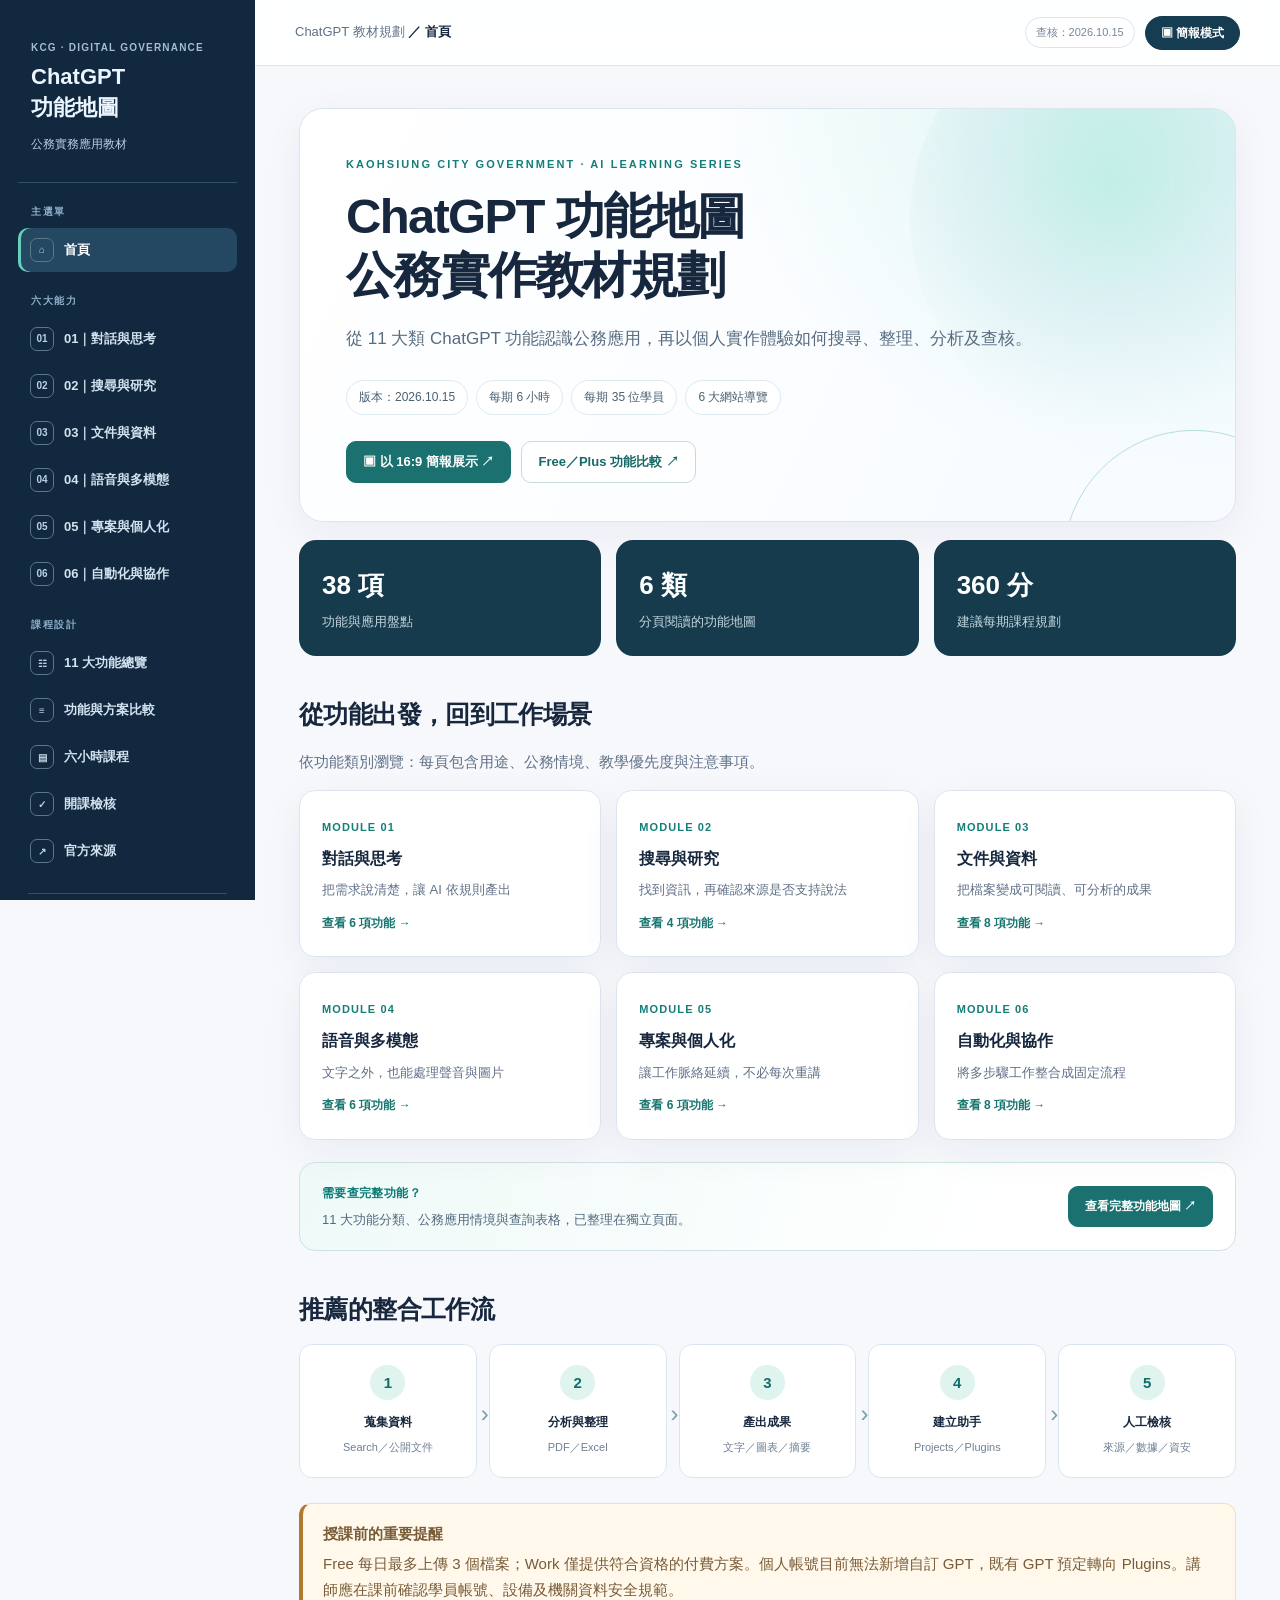
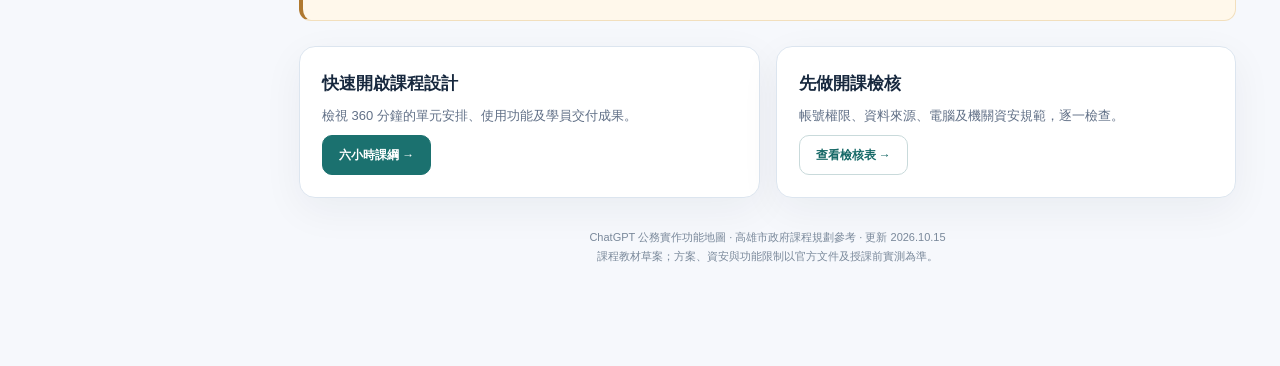
<file: index.html>
<!DOCTYPE html>

<html lang="zh-Hant"><head><meta charset="utf-8"/><meta content="width=device-width,initial-scale=1" name="viewport"/><meta content="ChatGPT 公務實作功能地圖：六大能力、功能盤點與六小時課程規劃" name="description"/><title>ChatGPT 公務實作功能地圖</title><link href="style.css" rel="stylesheet"/></head><body data-page="home" data-single="0"><div class="menu-overlay" id="menu-overlay"></div><div class="layout"><aside class="sidebar" id="sidebar"><div class="brand"><small>KCG · DIGITAL GOVERNANCE</small><strong>ChatGPT<br/>功能地圖</strong><span>公務實務應用教材</span></div><div class="nav-label">主選單</div><a class="nav-link" data-page="home" href="index.html"><span class="n">⌂</span>首頁</a><div class="nav-label">六大能力</div><a class="nav-link" data-page="foundation" href="pages/foundation.html"><span class="n">01</span>01｜對話與思考</a><a class="nav-link" data-page="research" href="pages/research.html"><span class="n">02</span>02｜搜尋與研究</a><a class="nav-link" data-page="files" href="pages/files.html"><span class="n">03</span>03｜文件與資料</a><a class="nav-link" data-page="multimodal" href="pages/multimodal.html"><span class="n">04</span>04｜語音與多模態</a><a class="nav-link" data-page="knowledge" href="pages/knowledge.html"><span class="n">05</span>05｜專案與個人化</a><a class="nav-link" data-page="automation" href="pages/automation.html"><span class="n">06</span>06｜自動化與協作</a><div class="nav-label">課程設計</div><a class="nav-link" data-page="capabilities" href="pages/capabilities.html"><span class="n">☷</span>11 大功能總覽</a><a class="nav-link" data-page="compare" href="pages/compare.html"><span class="n">≡</span>功能與方案比較</a><a class="nav-link" data-page="course" href="pages/course.html"><span class="n">▤</span>六小時課程</a><a class="nav-link" data-page="checklist" href="pages/checklist.html"><span class="n">✓</span>開課檢核</a><a class="nav-link" data-page="sources" href="pages/sources.html"><span class="n">↗</span>官方來源</a><div class="nav-foot">基準：2026.10.15 · 官方資訊已查核
情境：高雄智慧城市專案／KPMO</div></aside><div class="main"><header class="top"><div style="display:flex;align-items:center;gap:13px"><button aria-label="開啟導覽選單" class="hamburger" id="menu">☰</button><span class="crumb">ChatGPT 教材規劃 <b>／ <span id="crumb">首頁</span></b></span></div><div class="top-actions"><span class="date">查核：2026.10.15</span><a class="presentation-link" href="slides.html" title="開啟 16:9 網頁簡報">▣  簡報模式</a></div></header><main class="content"><article data-pane="home" id="home-view"><div class="hero hero-home"><div class="eyebrow">KAOHSIUNG CITY GOVERNMENT · AI LEARNING SERIES</div><h1>ChatGPT 功能地圖<br/>公務實作教材規劃</h1><p class="lede">從 11 大類 ChatGPT 功能認識公務應用，再以個人實作體驗如何搜尋、整理、分析及查核。</p><div class="pillline"><span class="pill">版本：2026.10.15</span><span class="pill">每期 6 小時</span><span class="pill">每期 35 位學員</span><span class="pill">6 大網站導覽</span></div><div class="hero-actions"><a class="btn" href="slides.html">▣ 以 16:9 簡報展示 ↗</a><a class="btn outline" href="pages/compare.html#plan-compare">Free／Plus 功能比較 ↗</a></div></div>
<div class="grid-3" style="margin-top:18px"><div class="statbox"><strong>38 項</strong><small>功能與應用盤點</small></div><div class="statbox"><strong>6 類</strong><small>分頁閱讀的功能地圖</small></div><div class="statbox"><strong>360 分</strong><small>建議每期課程規劃</small></div></div>
<h2>從功能出發，回到工作場景</h2><p class="subtle">依功能類別瀏覽：每頁包含用途、公務情境、教學優先度與注意事項。</p><div class="grid-3"><div class="card feature-card"><span class="feature-no">MODULE 01</span><h3>對話與思考</h3><p>把需求說清楚，讓 AI 依規則產出</p><a class="go" href="pages/foundation.html">查看 6 項功能 →</a></div><div class="card feature-card"><span class="feature-no">MODULE 02</span><h3>搜尋與研究</h3><p>找到資訊，再確認來源是否支持說法</p><a class="go" href="pages/research.html">查看 4 項功能 →</a></div><div class="card feature-card"><span class="feature-no">MODULE 03</span><h3>文件與資料</h3><p>把檔案變成可閱讀、可分析的成果</p><a class="go" href="pages/files.html">查看 8 項功能 →</a></div><div class="card feature-card"><span class="feature-no">MODULE 04</span><h3>語音與多模態</h3><p>文字之外，也能處理聲音與圖片</p><a class="go" href="pages/multimodal.html">查看 6 項功能 →</a></div><div class="card feature-card"><span class="feature-no">MODULE 05</span><h3>專案與個人化</h3><p>讓工作脈絡延續，不必每次重講</p><a class="go" href="pages/knowledge.html">查看 6 項功能 →</a></div><div class="card feature-card"><span class="feature-no">MODULE 06</span><h3>自動化與協作</h3><p>將多步驟工作整合成固定流程</p><a class="go" href="pages/automation.html">查看 8 項功能 →</a></div></div>
<div aria-label="完整功能地圖入口" class="feature-index-link"><div class="feature-index-link__copy"><span class="feature-index-link__eyebrow">需要查完整功能？</span><p>11 大功能分類、公務應用情境與查詢表格，已整理在獨立頁面。</p></div><a aria-label="開啟11 大功能總覽與查詢表" class="btn" href="pages/capabilities.html#capability-table">查看完整功能地圖 ↗</a></div><h2>推薦的整合工作流</h2><div class="steps"><div class="step"><div class="round">1</div><b>蒐集資料</b><small>Search／公開文件</small></div><div class="step"><div class="round">2</div><b>分析與整理</b><small>PDF／Excel</small></div><div class="step"><div class="round">3</div><b>產出成果</b><small>文字／圖表／摘要</small></div><div class="step"><div class="round">4</div><b>建立助手</b><small>Projects／Plugins</small></div><div class="step"><div class="round">5</div><b>人工檢核</b><small>來源／數據／資安</small></div></div>
<div class="hint warning"><strong>授課前的重要提醒</strong>Free 每日最多上傳 3 個檔案；Work 僅提供符合資格的付費方案。個人帳號目前無法新增自訂 GPT，既有 GPT 預定轉向 Plugins。講師應在課前確認學員帳號、設備及機關資料安全規範。</div>
<div class="grid-2"><div class="card"><h3>快速開啟課程設計</h3><p>檢視 360 分鐘的單元安排、使用功能及學員交付成果。</p><a class="btn" href="pages/course.html">六小時課綱 →</a></div><div class="card"><h3>先做開課檢核</h3><p>帳號權限、資料來源、電腦及機關資安規範，逐一檢查。</p><a class="btn outline" href="pages/checklist.html">查看檢核表 →</a></div></div></article><div class="footer">ChatGPT 公務實作功能地圖 · 高雄市政府課程規劃參考 · 更新 2026.10.15<br/>課程教材草案；方案、資安與功能限制以官方文件及授課前實測為準。</div></main></div></div><script src="app.js"></script></body></html>
</file>
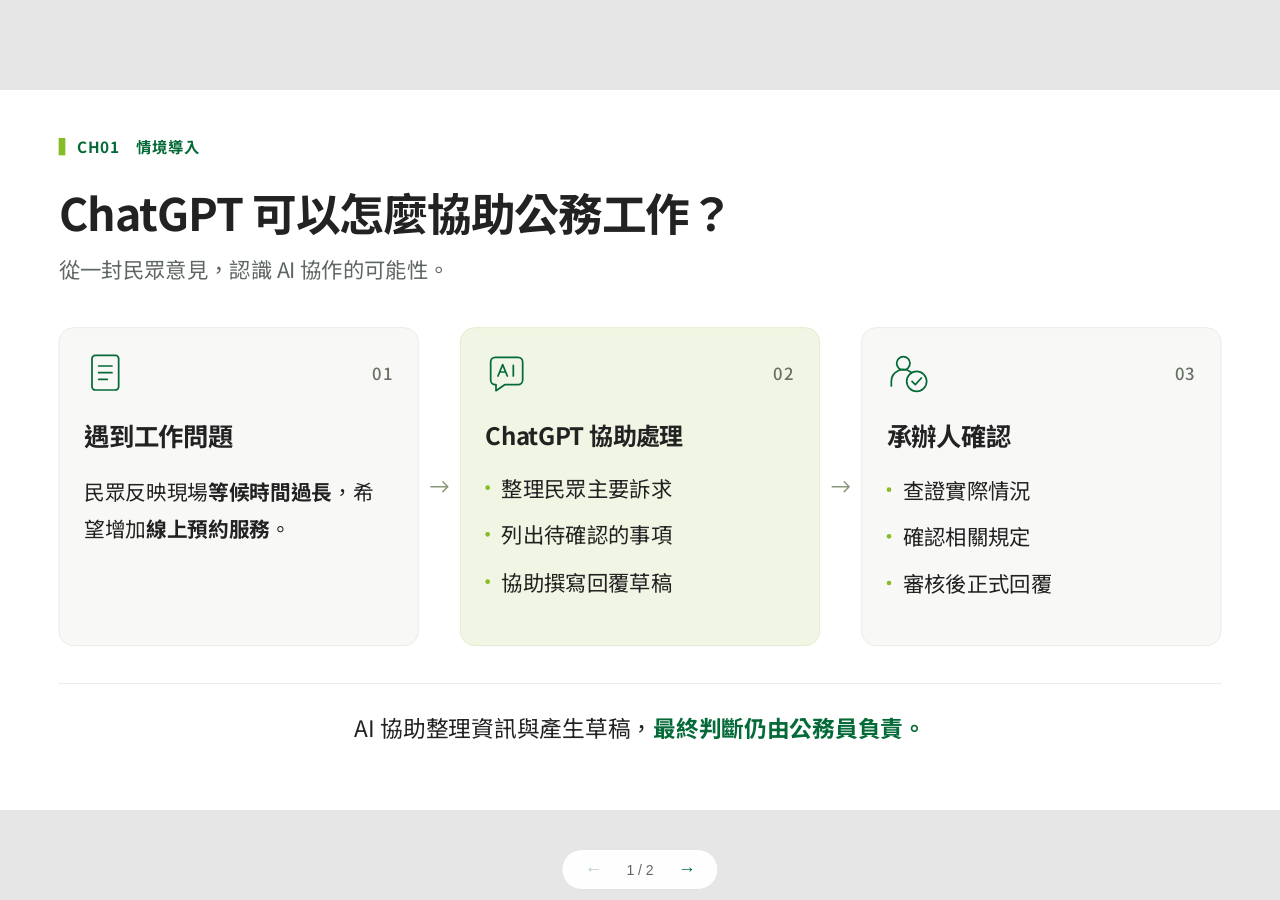
<file: course-slides/ch01/index.html>
<!DOCTYPE html>
<html lang="zh-Hant-TW">
<head>
<meta charset="utf-8"><meta name="viewport" content="width=device-width,initial-scale=1">
<title>CH01｜ChatGPT 可以怎麼協助公務工作？</title>
<style>
/* === 固定舞臺基礎樣式 === */
/* ===========================================
   FIXED 16:9 STAGE: MANDATORY BASE STYLES
   Include this ENTIRE file in every presentation.
   Slides are authored at 1920×1080 and scaled as a whole.
   =========================================== */

/* 1. Lock the browser viewport */
html,
body {
    width: 100%;
    height: 100%;
    margin: 0;
    overflow: hidden;
    background: var(--stage-bg, #000);
}

/* 2. Full-window deck viewport */
.deck-viewport {
    position: fixed;
    inset: 0;
    overflow: hidden;
    background: var(--stage-bg, #000);
}

/* 3. Fixed 16:9 design canvas.
   JavaScript sets transform: translate(...) scale(...). */
.deck-stage {
    position: absolute;
    left: 0;
    top: 0;
    width: 1920px;
    height: 1080px;
    overflow: hidden;
    transform-origin: 0 0;
    background: var(--slide-bg, #fff);
}

/* 4. Slides stack inside the fixed stage.
   Content must be laid out at 1920×1080, not reflowed per device. */
.slide {
    position: absolute;
    inset: 0;
    width: 1920px;
    height: 1080px;
    overflow: hidden;
    display: block;
    visibility: hidden;
    opacity: 0;
    pointer-events: none;
    background: var(--slide-bg, #fff);
}

.slide.active,
.slide.visible {
    visibility: visible;
    opacity: 1;
    pointer-events: auto;
    z-index: 1;
}

/* 5. Keep media inside authored slide bounds */
img,
video,
canvas,
svg {
    max-width: 100%;
    max-height: 100%;
}

/* 6. Presentation chrome stays outside the slide design system */
.deck-controls {
    position: fixed;
    left: 50%;
    bottom: 22px;
    transform: translateX(-50%);
    z-index: 1000;
}

/* 7. Print one fixed-size slide per page */
@media print {
    html,
    body {
        width: 1920px;
        height: auto;
        overflow: visible;
        background: #fff;
    }

    .deck-viewport {
        position: static;
        overflow: visible;
        background: #fff;
    }

    .deck-stage {
        position: static;
        width: auto;
        height: auto;
        transform: none !important;
        background: none;
    }

    .slide {
        position: relative;
        display: block !important;
        visibility: visible !important;
        opacity: 1 !important;
        pointer-events: auto !important;
        width: 1920px;
        height: 1080px;
        break-after: page;
        page-break-after: always;
    }

    .slide:last-child {
        break-after: auto;
        page-break-after: auto;
    }

    .deck-controls {
        display: none !important;
    }
}

/* 8. Reduced motion */
@media (prefers-reduced-motion: reduce) {
    *,
    *::before,
    *::after {
        animation-duration: 0.01ms !important;
        transition-duration: 0.2s !important;
    }
}


/* === 字型與 Deloitte 配色 === */
@font-face{font-family:EmbeddedNoto;src:url([data-uri]) format('truetype');font-weight:100 900;font-display:block}
:root{--stage-bg:#E6E6E6;--slide-bg:#fff;--ink:#222222;--muted:#5F6762;--green:#86BC25;--deep:#046A38;--pale:#F1F6E4}
*{box-sizing:border-box}body{font-family:"Microsoft JhengHei","微軟正黑體",EmbeddedNoto,sans-serif;color:var(--ink)}
/* === 頁首與主標題 === */
.slide{padding:68px 88px 62px}
.chapter{display:flex;align-items:center;gap:18px;font-size:23px;font-weight:700;color:var(--deep);letter-spacing:1px}
.chapter:before{content:"";width:10px;height:26px;background:var(--green)}
h1{font-size:67px;line-height:1.25;letter-spacing:-1.4px;margin:38px 0 20px;font-weight:700}
.subtitle{font-size:32px;line-height:1.5;color:var(--muted);margin:0}
/* === 三階段工作流程 === */
.workflow{display:grid;grid-template-columns:1fr 62px 1fr 62px 1fr;align-items:center;margin-top:64px}
.card{height:478px;padding:35px 37px;border:1.5px solid #DFE4DC;border-radius:22px;background:#F8F9F7;position:relative}
.card.ai{background:var(--pale);border-color:#D8E6BE}
.card-header{display:flex;align-items:center;justify-content:space-between}
.icon{width:64px;height:64px;color:var(--deep)}
.step{color:#687264;font-size:25px;font-weight:500;letter-spacing:2px}
h2{font-size:38px;line-height:1.4;font-weight:700;margin:35px 0 30px;white-space:nowrap;letter-spacing:-.8px}
.ai h2{font-size:36px}
.message{font-size:31px;line-height:1.8;margin:0}
.message strong{font-weight:700}
.actions{padding:0;margin:0;list-style:none;font-size:32px;line-height:1.6}
.actions li{margin-bottom:19px;display:flex;align-items:center;gap:17px;white-space:nowrap}
.actions li:before{content:"";width:7px;height:7px;border-radius:50%;background:var(--green);flex-shrink:0}
.arrow{width:34px;height:34px;justify-self:center;color:#89977B}
/* === 核心訊息 === */
.takeaway{margin-top:56px;border-top:1.5px solid #DFE4DC;padding-top:37px;text-align:center;font-size:34px;line-height:1.65;letter-spacing:.1px}
.takeaway strong{color:var(--deep);font-weight:700}
/* === 編輯工具：投影時自動隱藏 === */
.edit-hotzone{position:fixed;top:0;left:0;width:65px;height:65px;z-index:20}
.edit-toggle{position:fixed;top:12px;left:12px;z-index:21;border:1px solid #CAD2C2;border-radius:7px;background:#fff;color:#222;padding:9px 13px;font:14px sans-serif;opacity:0;pointer-events:none;transition:opacity .2s}
.edit-toggle.show,.edit-toggle.active{opacity:1;pointer-events:auto}
[contenteditable=true]{outline:2px dashed var(--green);outline-offset:5px}
@media print{.edit-hotzone,.edit-toggle{display:none!important}@page{size:16in 9in;margin:0}}

/* === 第二頁：民眾意見實作 === */
.practice-grid{display:grid;grid-template-columns:650px 1fr;gap:42px;margin-top:54px}
.practice-panel{height:530px;padding:34px 38px;border-radius:22px;border:1.5px solid #DFE4DC;background:#F8F9F7;position:relative}
.practice-panel.prompt{background:var(--pale);border-color:#D8E6BE}
.panel-label{font-size:24px;font-weight:700;color:var(--deep);letter-spacing:1px;margin:0 0 22px;display:flex;justify-content:space-between;align-items:center}
.sample-tag{font-size:21px;color:#687264;font-weight:400;letter-spacing:0}
.practice-panel h2{font-size:34px;margin:0 0 24px;white-space:normal}
.letter-copy{font-size:31px;line-height:1.8;margin:0}
.prompt-copy{font:30px/1.65 "Microsoft JhengHei","微軟正黑體",EmbeddedNoto,sans-serif;white-space:pre-wrap;margin:0;color:var(--ink)}
.copy-button{border:1px solid #A6BD83;background:#fff;color:var(--deep);border-radius:8px;padding:9px 16px;font:22px "Microsoft JhengHei",EmbeddedNoto,sans-serif;cursor:pointer}
.practice-note{margin-top:32px;font-size:27px;color:var(--muted);line-height:1.6;display:flex;align-items:center;gap:18px}
.practice-note span{color:var(--deep);font-weight:700}
.practice-slide .takeaway{margin-top:32px;padding-top:28px;font-size:32px}
.deck-controls{display:flex;align-items:center;gap:16px;padding:7px 14px;border:1px solid #DFE4DC;border-radius:30px;background:rgba(255,255,255,.96);font:14px "Microsoft JhengHei",sans-serif;color:#5F6762;bottom:10px}
.deck-controls button{border:0;background:transparent;color:var(--deep);cursor:pointer;font-size:18px;padding:2px 8px}
.deck-controls button:disabled{opacity:.3;cursor:default}

</style>
</head>
<body>
<div class="deck-viewport"><main class="deck-stage" id="deckStage">
<section class="slide active visible" aria-label="CH01 情境導入">
<div class="chapter" data-edit>CH01　情境導入</div>
<h1 data-edit>ChatGPT 可以怎麼協助公務工作？</h1>
<p class="subtitle" data-edit>從一封民眾意見，認識 AI 協作的可能性。</p>
<div class="workflow">
<article class="card">
<div class="card-header"><svg class="icon" viewBox="0 0 64 64" fill="none" stroke="currentColor" stroke-width="2.6" stroke-linecap="round" stroke-linejoin="round" aria-label="民眾來信"><rect x="12" y="6" width="40" height="52" rx="5"/><path d="M22 22h20M22 32h20M22 42h13"/></svg><span class="step">01</span></div>
<h2 data-edit>遇到工作問題</h2>
<p class="message" data-edit>民眾反映現場<strong>等候時間過長</strong>，希望增加<strong>線上預約服務</strong>。</p>
</article>
<svg class="arrow" viewBox="0 0 32 32" fill="none" stroke="currentColor" stroke-width="2" stroke-linecap="round" stroke-linejoin="round" aria-hidden="true"><path d="M4 16h24M21 9l7 7-7 7"/></svg>
<article class="card ai">
<div class="card-header"><svg class="icon" viewBox="0 0 64 64" fill="none" stroke="currentColor" stroke-width="2.6" stroke-linecap="round" stroke-linejoin="round" aria-label="AI 助理"><path d="M15 9h34a7 7 0 0 1 7 7v27a7 7 0 0 1-7 7H29L16 59v-9h-1a7 7 0 0 1-7-7V16a7 7 0 0 1 7-7Z"/><path d="m19 37 7-17 7 17m-11-6h8M42 21v16"/></svg><span class="step">02</span></div>
<h2 data-edit>ChatGPT 協助處理</h2>
<ul class="actions"><li data-edit>整理民眾主要訴求</li><li data-edit>列出待確認的事項</li><li data-edit>協助撰寫回覆草稿</li></ul>
</article>
<svg class="arrow" viewBox="0 0 32 32" fill="none" stroke="currentColor" stroke-width="2" stroke-linecap="round" stroke-linejoin="round" aria-hidden="true"><path d="M4 16h24M21 9l7 7-7 7"/></svg>
<article class="card">
<div class="card-header"><svg class="icon" viewBox="0 0 64 64" fill="none" stroke="currentColor" stroke-width="2.6" stroke-linecap="round" stroke-linejoin="round" aria-label="承辦人審核"><circle cx="25" cy="18" r="10"/><path d="M7 52v-7a18 18 0 0 1 29-14"/><circle cx="45" cy="45" r="15"/><path d="m38 45 5 5 9-10"/></svg><span class="step">03</span></div>
<h2 data-edit>承辦人確認</h2>
<ul class="actions"><li data-edit>查證實際情況</li><li data-edit>確認相關規定</li><li data-edit>審核後正式回覆</li></ul>
</article>
</div>
<div class="takeaway" data-edit>AI 協助整理資訊與產生草稿，<strong>最終判斷仍由公務員負責。</strong></div>
</section>
<!-- === 第二頁：以模擬民眾來信進行實作 === -->
<section class="slide practice-slide" aria-label="第一次實作：整理民眾意見">
<div class="chapter" data-edit>CH01　第一次實作</div>
<h1 data-edit>把一封民眾來信，變成處理清單。</h1>
<p class="subtitle" data-edit>開啟 ChatGPT 新對話，貼上模擬來信與提示詞，觀察它如何整理資訊。</p>
<div class="practice-grid">
<article class="practice-panel">
<p class="panel-label"><span data-edit>01　準備素材</span><span class="sample-tag" data-edit>模擬來信</span></p>
<h2 data-edit>等候太久，可以先預約嗎？</h2>
<p class="letter-copy" data-edit>您好，我上週到服務櫃臺辦理業務，等了很久才輪到我。<br><br>希望能增加線上預約，也想知道哪些業務可以先在網路辦理，減少現場等候。</p>
</article>
<article class="practice-panel prompt">
<p class="panel-label"><span data-edit>02　貼上這段提示詞</span><button class="copy-button" id="copyPrompt" type="button">複製實作內容</button></p>
<p class="prompt-copy" id="practicePrompt" data-edit>請根據這封民眾來信，協助我：
1. 用一句話整理主要訴求。
2. 列出承辦人需要查證的事項。
3. 撰寫一段 150 字以內的回覆草稿。

只使用來信提供的資訊；尚未確認的內容
請標示「待確認」，不要自行補上規定，
也不要承諾服務或改善時程。</p>
</article>
</div>
<div class="practice-note" data-edit><span>實作後檢查</span>它有沒有把「民眾的期待」，寫成「機關已承諾的服務」？</div>
<div class="takeaway" data-edit>先讓 AI 協助整理，<strong>再由承辦人查證與決定如何回覆。</strong></div>
</section>
</main></div>
<nav class="deck-controls" aria-label="投影片切換"><button id="prevSlide" aria-label="上一頁">←</button><span id="pageCount" aria-live="polite">1 / 2</span><button id="nextSlide" aria-label="下一頁">→</button></nav>
<div class="edit-hotzone" aria-hidden="true"></div><button class="edit-toggle" id="editToggle" title="按 E 編輯文字，Ctrl／⌘+S 儲存 HTML">編輯文字</button>
<script>
/* === 單頁簡報控制與等比例縮放 === */
class SlidePresentation{
constructor(){this.stage=document.getElementById('deckStage');this.slides=[...document.querySelectorAll('.slide')];this.currentSlide=0;this.resize=()=>{let k=Math.min(innerWidth/1920,innerHeight/1080);this.stage.style.transform='translate('+((innerWidth-1920*k)/2)+'px,'+((innerHeight-1080*k)/2)+'px) scale('+k+')'};this.resize();addEventListener('resize',this.resize);this.showSlide(Number(location.hash.replace('#slide-',''))-1||0);addEventListener('hashchange',()=>this.showSlide(Number(location.hash.replace('#slide-',''))-1||0));addEventListener('keydown',e=>{if(e.target.isContentEditable)return;if(['ArrowRight','ArrowDown','PageDown',' '].includes(e.key)){e.preventDefault();this.showSlide(this.currentSlide+1)}if(['ArrowLeft','ArrowUp','PageUp'].includes(e.key)){e.preventDefault();this.showSlide(this.currentSlide-1)}});let start=0;addEventListener('touchstart',e=>{start=e.changedTouches[0].clientX},{passive:true});addEventListener('touchend',e=>{let dx=e.changedTouches[0].clientX-start;if(Math.abs(dx)>60)this.showSlide(this.currentSlide+(dx<0?1:-1))},{passive:true});addEventListener('wheel',e=>{if(Math.abs(e.deltaY)>40)this.showSlide(this.currentSlide+(e.deltaY>0?1:-1))},{passive:true})}
showSlide(i){this.currentSlide=Math.max(0,Math.min(i,this.slides.length-1));this.slides.forEach((s,j)=>{s.classList.toggle('active',j===this.currentSlide);s.classList.toggle('visible',j===this.currentSlide)});document.getElementById('pageCount').textContent=(this.currentSlide+1)+' / '+this.slides.length;document.getElementById('prevSlide').disabled=this.currentSlide===0;document.getElementById('nextSlide').disabled=this.currentSlide===this.slides.length-1;history.replaceState(null,'','#slide-'+(this.currentSlide+1))}}
const deck=new SlidePresentation();
document.getElementById('prevSlide').onclick=()=>deck.showSlide(deck.currentSlide-1);
document.getElementById('nextSlide').onclick=()=>deck.showSlide(deck.currentSlide+1);
/* === 複製模擬來信與提示詞 === */
document.getElementById('copyPrompt').onclick=async()=>{const b=document.getElementById('copyPrompt');const text='【模擬民眾來信】\n'+document.querySelector('.letter-copy').innerText+'\n\n【任務】\n'+document.getElementById('practicePrompt').innerText;try{await navigator.clipboard.writeText(text);b.textContent='已複製'}catch{b.textContent='請選取文字複製'}setTimeout(()=>b.textContent='複製實作內容',2200)};
/* === 文字編輯、瀏覽器暫存與單檔下載 === */
const editable=[...document.querySelectorAll('[data-edit]')],button=document.getElementById('editToggle'),zone=document.querySelector('.edit-hotzone');let editing=false,timer;const key='CH01-Deloitte-20261015-v3';
try{const saved=JSON.parse(localStorage.getItem(key)||'null');if(Array.isArray(saved)&&saved.length===editable.length)editable.forEach((e,i)=>e.innerHTML=saved[i])}catch{}
function toggle(){editing=!editing;editable.forEach(e=>e.contentEditable=String(editing));button.classList.toggle('active',editing);button.textContent=editing?'完成編輯':'編輯文字'}
function persist(){try{localStorage.setItem(key,JSON.stringify(editable.map(e=>e.innerHTML)))}catch{}}
editable.forEach(e=>e.addEventListener('input',persist));button.onclick=toggle;zone.onclick=toggle;
for(const el of [zone,button]){el.onmouseenter=()=>{clearTimeout(timer);button.classList.add('show')};el.onmouseleave=()=>{timer=setTimeout(()=>{if(!editing)button.classList.remove('show')},400)}}
function save(){persist();const clone=document.documentElement.cloneNode(true);clone.querySelectorAll('[data-edit]').forEach(e=>e.removeAttribute('contenteditable'));clone.querySelector('.edit-toggle').classList.remove('active','show');clone.querySelector('.edit-toggle').textContent='編輯文字';const blob=new Blob(['<!DOCTYPE html>\n'+clone.outerHTML],{type:'text/html;charset=utf-8'}),url=URL.createObjectURL(blob),a=document.createElement('a');a.href=url;a.download='CH01_Deloitte_情境導入.html';a.click();setTimeout(()=>URL.revokeObjectURL(url),1000)}
addEventListener('keydown',e=>{if((e.ctrlKey||e.metaKey)&&e.key.toLowerCase()==='s'){e.preventDefault();save()}else if(e.key.toLowerCase()==='e'&&!e.target.isContentEditable)toggle();else if(e.key==='Escape'&&editing)toggle()});
</script></body></html>
</file>
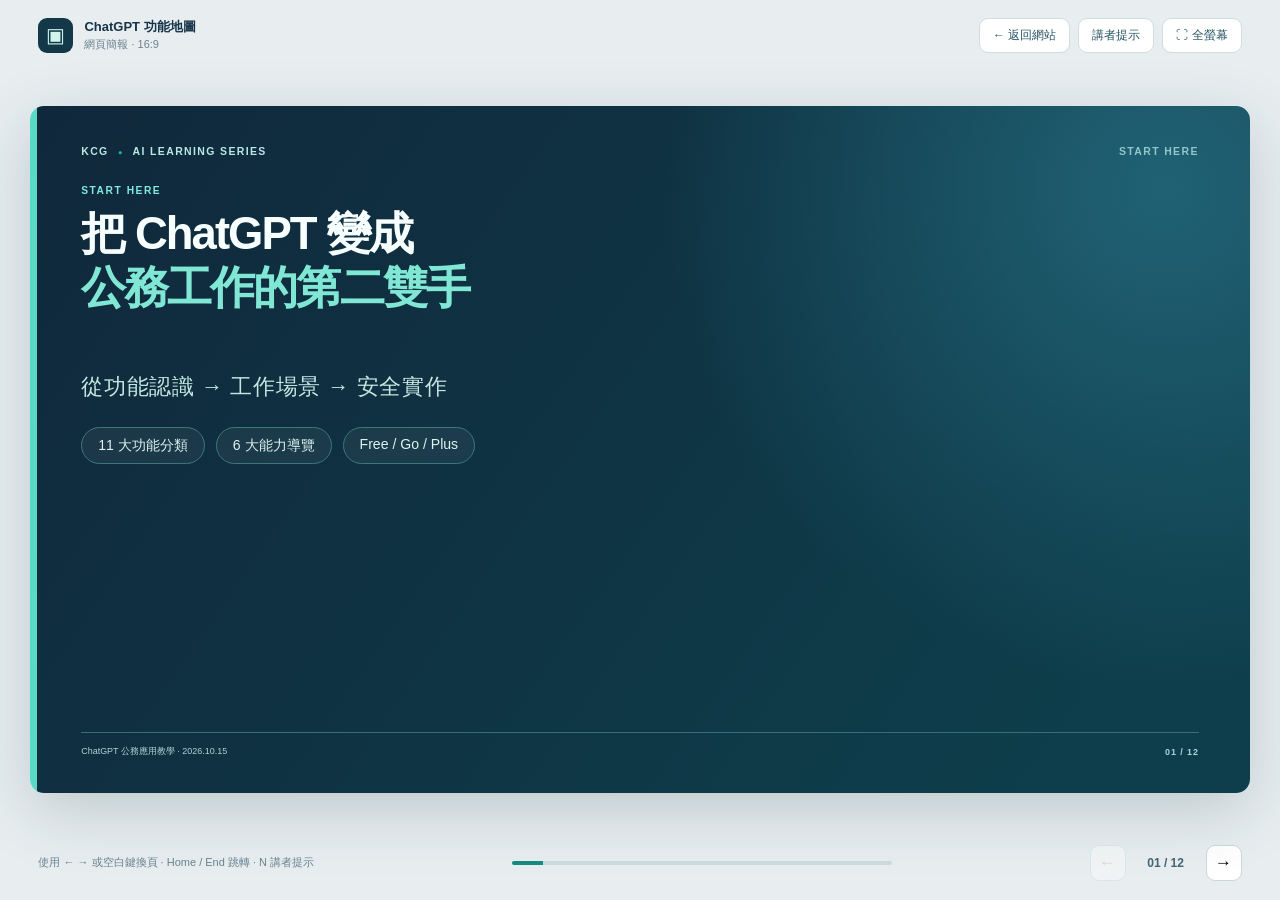
<file: slides.html>
<!doctype html><html lang="zh-Hant"><head><meta charset="utf-8"><meta name="viewport" content="width=device-width, initial-scale=1"><meta name="description" content="ChatGPT 公務功能地圖 · 16:9 瀏覽器簡報"><title>ChatGPT 功能地圖｜簡報模式</title><link rel="stylesheet" href="slides.css"></head><body><header class="deck-toolbar"><div class="deck-identity"><span class="identity-icon">▣</span><div><strong>ChatGPT 功能地圖</strong><small>網頁簡報 · 16:9</small></div></div><div class="toolbar-actions"><a class="tool-btn back" href="index.html" title="返回網站">← 返回網站</a><button type="button" class="tool-btn" id="notes-toggle" aria-pressed="false" title="顯示／隱藏講者提示（N）">講者提示</button><button type="button" class="tool-btn" id="fullscreen" title="全螢幕（F）">⛶ 全螢幕</button></div></header><main class="deck-wrap"><div class="deck-stage" id="deck-stage"><section class="slide dark" id="slide-1" data-slide="1" aria-label="第 1 張：把 ChatGPT 變成&lt;br&gt;&lt;em&gt;公務工作的第二雙手&lt;/em&gt;" ><div class="slide-top"><span class="slide-brand">KCG <span class="brand-dot">●</span> AI LEARNING SERIES</span><span class="slide-chapter">START HERE</span></div><div class="slide-body"><div class="slide-kicker">START HERE</div><h1>把 ChatGPT 變成<br><em>公務工作的第二雙手</em></h1><div class="cover-hero"><div class="cover-caption">從功能認識 → 工作場景 → 安全實作</div><div class="cover-meta"><span>11 大功能分類</span><span>6 大能力導覽</span><span>Free / Go / Plus</span></div></div></div><div class="slide-bottom"><span>ChatGPT 公務應用教學 · 2026.10.15</span><span class="slide-index">01 / 12</span></div><aside class="speaker-note" hidden>建議開場提問：在公務工作中，哪一種任務最耗時？並提醒實作以公開或核准使用的資料為例。</aside></section><section class="slide light" id="slide-2" data-slide="2" aria-label="第 2 張：保留六大能力，&lt;br&gt;新增11 大工作分類" hidden><div class="slide-top"><span class="slide-brand">KCG <span class="brand-dot">●</span> AI LEARNING SERIES</span><span class="slide-chapter">STRUCTURE</span></div><div class="slide-body"><div class="slide-kicker">STRUCTURE</div><h1>保留六大能力，<br>新增11 大工作分類</h1><div class="split-flow"><div class="split-panel"><small>網站導覽</small><strong>6</strong><b>大能力</b><p>對話／搜尋／文件／語音／專案／協作</p></div><span class="flow-connector">➜</span><div class="split-panel accent"><small>教學總覽</small><strong>11</strong><b>類功能</b><p>依公務工作用途重整，交叉連回既有能力頁</p></div></div><div class="keyline"><b>設計原則</b><span>導覽不打散 · 內容可查詢 · 每類都有應用場景</span></div></div><div class="slide-bottom"><span>ChatGPT 公務應用教學 · 2026.10.15</span><span class="slide-index">02 / 12</span></div><aside class="speaker-note" hidden>六大能力是網站的長期導覽架構，11 大類是本次 CH01 採用的教學功能地圖；不是一一對應。</aside></section><section class="slide light" id="slide-3" data-slide="3" aria-label="第 3 張：ChatGPT 11 大功能總覽" hidden><div class="slide-top"><span class="slide-brand">KCG <span class="brand-dot">●</span> AI LEARNING SERIES</span><span class="slide-chapter">CAPABILITY MAP</span></div><div class="slide-body"><div class="slide-kicker">CAPABILITY MAP</div><h1>ChatGPT 11 大功能總覽</h1><div class="ten-grid"><div class="ten-card"><span>✍</span><b>文字對話與撰寫</b><small>公文草稿</small></div><div class="ten-card"><span>⌕</span><b>資訊搜尋與研究</b><small>公開資訊查核</small></div><div class="ten-card"><span>▤</span><b>文件與檔案</b><small>會議紀錄</small></div><div class="ten-card"><span>▥</span><b>資料分析與圖表</b><small>Excel 圖表</small></div><div class="ten-card"><span>◈</span><b>專案與個人化</b><small>Projects</small></div><div class="ten-card"><span>◎</span><b>語音與音訊</b><small>即時口譯</small></div><div class="ten-card"><span>▧</span><b>圖片理解與創作</b><small>宣導素材</small></div><div class="ten-card"><span>⌖</span><b>地圖與互動介面</b><small>據點規劃</small></div><div class="ten-card"><span>▣</span><b>AI 工作與成果製作</b><small>Work／Sites</small></div><div class="ten-card"><span>⟳</span><b>排程與工具整合</b><small>Tasks／Plugins</small></div><div class="ten-card"><span>⌘</span><b>程式開發</b><small>Codex／SQL</small></div></div><div class="slide-callout">功能名稱為教學整理，非官方產品分類；實際權限依方案與裝置。</div></div><div class="slide-bottom"><span>ChatGPT 公務應用教學 · 2026.10.15</span><span class="slide-index">03 / 12</span></div><aside class="speaker-note" hidden>一張圖先讓學員理解 ChatGPT 不只有聊天。若需要每一項詳細功能與情境，回到網站的完整表格。</aside></section><section class="slide light" id="slide-4" data-slide="4" aria-label="第 4 張：公務工作怎麼串成一條流程？" hidden><div class="slide-top"><span class="slide-brand">KCG <span class="brand-dot">●</span> AI LEARNING SERIES</span><span class="slide-chapter">WORKFLOW</span></div><div class="slide-body"><div class="slide-kicker">WORKFLOW</div><h1>公務工作怎麼串成一條流程？</h1><div class="pipeline"><div><span>01</span><b>蒐集</b><small>公開政策與案例</small></div><i>→</i><div><span>02</span><b>整理</b><small>PDF／Word</small></div><i>→</i><div><span>03</span><b>分析</b><small>試算表／圖表</small></div><i>→</i><div><span>04</span><b>產出</b><small>摘要／公文草稿</small></div><i>→</i><div class="human"><span>05</span><b>人工查核</b><small>來源、數字與資安</small></div></div><div class="case-banner"><span>案例</span><strong>高雄智慧城市展成果彙整</strong><p>用公開活動資訊與可公開的統計資料，完成成果摘要與主管簡報草稿。</p></div></div><div class="slide-bottom"><span>ChatGPT 公務應用教學 · 2026.10.15</span><span class="slide-index">04 / 12</span></div><aside class="speaker-note" hidden>這是示意教學案例，不代表可以直接輸入未經授權的公務資料。最後一步的人工查核不能刪掉。</aside></section><section class="slide light" id="slide-5" data-slide="5" aria-label="第 5 張：最容易在課堂上實作的三類任務" hidden><div class="slide-top"><span class="slide-brand">KCG <span class="brand-dot">●</span> AI LEARNING SERIES</span><span class="slide-chapter">THREE EXAMPLES</span></div><div class="slide-body"><div class="slide-kicker">THREE EXAMPLES</div><h1>最容易在課堂上實作的三類任務</h1><div class="big-cards"><div class="big-card"><span class="big-icon">✍</span><b>寫得清楚</b><p>公告／函文草稿：給對象、目的與格式，再人工修正。</p></div><div class="big-card"><span class="big-icon">⌕</span><b>查得有據</b><p>政策比較：要求原始來源、日期與不同觀點。</p></div><div class="big-card"><span class="big-icon">▥</span><b>整理得快</b><p>成果報表：上傳可公開的 CSV，產出圖表與摘要。</p></div></div></div><div class="slide-bottom"><span>ChatGPT 公務應用教學 · 2026.10.15</span><span class="slide-index">05 / 12</span></div><aside class="speaker-note" hidden>實際操作以個人為主，不安排分組。每類任務搭配範例和人工查核。提供範例輸入和人工檢核清單，避免僅觀賞展示。</aside></section><section class="slide light" id="slide-6" data-slide="6" aria-label="第 6 張：語音相關功能，&lt;br&gt;&lt;em&gt;不要混成同一項&lt;/em&gt;" hidden><div class="slide-top"><span class="slide-brand">KCG <span class="brand-dot">●</span> AI LEARNING SERIES</span><span class="slide-chapter">VOICE &amp; MEETINGS</span></div><div class="slide-body"><div class="slide-kicker">VOICE &amp; MEETINGS</div><h1>語音相關功能，<br><em>不要混成同一項</em></h1><div class="three-compare"><div><span>01</span><b>語音對話</b><p>即時詢問、翻譯練習</p><small>功能與時數依方案</small></div><div><span>02</span><b>音訊檔上傳</b><p>上傳既有檔案處理</p><small>取決於所選工具與格式</small></div><div><span>03</span><b>Record 錄音</b><p>錄製並產出會議摘要</p><small>官方目前限定特定方案與 macOS 桌面 App</small></div></div><div class="slide-callout warning">上課前先確認裝置、麥克風權限與機關錄音規範。</div></div><div class="slide-bottom"><span>ChatGPT 公務應用教學 · 2026.10.15</span><span class="slide-index">06 / 12</span></div><aside class="speaker-note" hidden>依 Irene 回覆，CH05 講師示範即時口譯、助理播報和新聞說明，不安排分組或同步開麥；Record 不列入實作。會議錄音須取得必要同意並遵守機關規範。</aside></section><section class="slide light" id="slide-7" data-slide="7" aria-label="第 7 張：Free／Go／Plus，&lt;br&gt;差別常在「額度」與「進階能力」" hidden><div class="slide-top"><span class="slide-brand">KCG <span class="brand-dot">●</span> AI LEARNING SERIES</span><span class="slide-chapter">FREE VS PLUS</span></div><div class="slide-body"><div class="slide-kicker">FREE VS PLUS</div><h1>Free／Go／Plus，<br>差別常在「額度」與「進階能力」</h1><div class="duo-plans"><div class="duo-plan"><span class="tagline">Free</span><h2>可以開始使用</h2><ul><li>一般對話與網路搜尋</li><li>有限的文件／資料／圖片工具</li><li>Projects：5 個檔案／專案</li><li>檔案上傳：每日最多 3 個</li></ul></div><div class="duo-plan highlight"><span class="tagline">Plus</span><h2>更適合密集工作</h2><ul><li>較高工具用量與推理選項</li><li>較高深度研究額度</li><li>Projects：25 個檔案／專案</li><li>符合資格可使用 Work</li></ul></div></div><div class="small-print">使用限制可能隨方案更新；完整 Free／Go／Plus／Business 比較請見網站「功能與方案比較」。</div></div><div class="slide-bottom"><span>ChatGPT 公務應用教學 · 2026.10.15</span><span class="slide-index">07 / 12</span></div><aside class="speaker-note" hidden>強調較高額度不等於無限額度。免費版在教室中需留意每天三檔案的上傳限制。</aside></section><section class="slide light" id="slide-8" data-slide="8" aria-label="第 8 張：其他方案：依使用情境理解" hidden><div class="slide-top"><span class="slide-brand">KCG <span class="brand-dot">●</span> AI LEARNING SERIES</span><span class="slide-chapter">OTHER PLANS</span></div><div class="slide-body"><div class="slide-kicker">OTHER PLANS</div><h1>其他方案：依使用情境理解</h1><div class="tier-grid"><div><span>Go</span><b>入門付費</b><p>可用功能與額度依官方方案</p></div><div><span>Pro</span><b>進階密集使用</b><p>更高用量、專業任務</p></div><div><span>Business</span><b>團隊協作</b><p>工作區管理與團隊需求</p></div><div><span>Enterprise</span><b>組織級治理</b><p>管理、法遵、企業整合</p></div></div><div class="bottom-note">教學重點不是背價格，而是確認功能、帳號、機關權限與資料政策。</div></div><div class="slide-bottom"><span>ChatGPT 公務應用教學 · 2026.10.15</span><span class="slide-index">08 / 12</span></div><aside class="speaker-note" hidden>Go 與 Business 在 CH01 也說明核心差異；Pro／Enterprise 為延伸認識；不提供不穩定的定價與額度數字。</aside></section><section class="slide light" id="slide-9" data-slide="9" aria-label="第 9 張：2026 年特別注意的三項變動" hidden><div class="slide-top"><span class="slide-brand">KCG <span class="brand-dot">●</span> AI LEARNING SERIES</span><span class="slide-chapter">RAPID CHANGE</span></div><div class="slide-body"><div class="slide-kicker">RAPID CHANGE</div><h1>2026 年特別注意的三項變動</h1><div class="alert-list"><div><span>01</span><p><b>自訂 GPT → Plugins</b><small>個人帳號不能新建 GPT；既有 GPT 退役與遷移請看官方通知。</small></p></div><div><span>02</span><p><b>Plugins 目錄 ≠ 所有功能都可用</b><small>外掛還受方案、工作區與第三方授權限制。</small></p></div><div><span>03</span><p><b>ChatGPT Work 屬符合資格的付費方案</b><small>不適合在 Free 課程安排全班必做實作。</small></p></div></div><div class="slide-callout warning">自訂 GPT 標準預定退役：2026/12/11（依帳號及工作區公告）。</div></div><div class="slide-bottom"><span>ChatGPT 公務應用教學 · 2026.10.15</span><span class="slide-index">09 / 12</span></div><aside class="speaker-note" hidden>如有人問能否新建 GPT，應區分個人方案與部分組織工作區。下課後的資料也需隨產品更新。</aside></section><section class="slide light" id="slide-10" data-slide="10" aria-label="第 10 張：讓學員「做得出來」，&lt;br&gt;比認識所有按鈕更重要" hidden><div class="slide-top"><span class="slide-brand">KCG <span class="brand-dot">●</span> AI LEARNING SERIES</span><span class="slide-chapter">TEACHING PLAN</span></div><div class="slide-body"><div class="slide-kicker">TEACHING PLAN</div><h1>讓學員「做得出來」，<br>比認識所有按鈕更重要</h1><div class="teaching-blocks"><div><strong>10 分</strong><b>定位任務</b><small>描述需求與成功條件</small></div><div><strong>20 分</strong><b>操作練習</b><small>文字、資料或搜尋</small></div><div><strong>10 分</strong><b>來源查核</b><small>檢查錯誤與缺漏</small></div><div><strong>5 分</strong><b>成果分享</b><small>展示修改前後差異</small></div></div><div class="case-banner"><span>原則</span><strong>每個功能都要搭配：工作場景 × 操作步驟 × 成果檢核</strong></div></div><div class="slide-bottom"><span>ChatGPT 公務應用教學 · 2026.10.15</span><span class="slide-index">10 / 12</span></div><aside class="speaker-note" hidden>此頁 45 分鐘為單個實作單元的範例，並非要取代既有六小時課綱。可從網站課程頁延伸。</aside></section><section class="slide dark" id="slide-11" data-slide="11" aria-label="第 11 張：教材定稿前，檢查這四件事" hidden><div class="slide-top"><span class="slide-brand">KCG <span class="brand-dot">●</span> AI LEARNING SERIES</span><span class="slide-chapter">FINAL CHECK</span></div><div class="slide-body"><div class="slide-kicker">FINAL CHECK</div><h1>教材定稿前，檢查這四件事</h1><div class="final-grid"><div><span>✓</span><b>帳號</b><small>Free／Plus 實際權限</small></div><div><span>✓</span><b>設備</b><small>瀏覽器、麥克風、桌面版</small></div><div><span>✓</span><b>資料</b><small>資安分級與合法授權</small></div><div><span>✓</span><b>來源</b><small>官方更新日與引用</small></div></div><div class="closing">網站可查細節；簡報只保留關鍵訊息。</div></div><div class="slide-bottom"><span>ChatGPT 公務應用教學 · 2026.10.15</span><span class="slide-index">11 / 12</span></div><aside class="speaker-note" hidden>建議 10/30 重新檢查官方方案及使用限制。講師可在課前檢核表逐項打勾。</aside></section><section class="slide light" id="slide-12" data-slide="12" aria-label="第 12 張：官方資料來源" hidden><div class="slide-top"><span class="slide-brand">KCG <span class="brand-dot">●</span> AI LEARNING SERIES</span><span class="slide-chapter">REFERENCES</span></div><div class="slide-body"><div class="slide-kicker">REFERENCES</div><h1>官方資料來源</h1><div class="reference-grid"><a href="https://openai.com/chatgpt/pricing" target="_blank" rel="noopener">OpenAI 方案比較 <span>↗</span></a><a href="https://help.openai.com/en/articles/9275245-chatgpt-free-tier-faq" target="_blank" rel="noopener">免費版說明 <span>↗</span></a><a href="https://help.openai.com/en/articles/8555545-uploading-files-and-audio-to-chatgpt" target="_blank" rel="noopener">檔案上傳限制 <span>↗</span></a><a href="https://help.openai.com/en/articles/10169521-projects-in-chatgpt" target="_blank" rel="noopener">Projects 官方文件 <span>↗</span></a><a href="https://help.openai.com/en/articles/20001256-plugins-in-chatgpt" target="_blank" rel="noopener">Plugins 官方文件 <span>↗</span></a><a href="https://help.openai.com/en/articles/20001519-custom-gpt-retirement-and-migration-faq" target="_blank" rel="noopener">GPT 退役／遷移 FAQ <span>↗</span></a><a href="https://help.openai.com/en/articles/20001275-chatgpt-work-and-codex" target="_blank" rel="noopener">Work 與 Codex <span>↗</span></a><a href="https://help.openai.com/en/articles/11487532-chatgpt-record" target="_blank" rel="noopener">Record 功能 <span>↗</span></a></div><div class="small-print">查核日期：2026/10/15。動態資訊應於授課前再次確認。</div></div><div class="slide-bottom"><span>ChatGPT 公務應用教學 · 2026.10.15</span><span class="slide-index">12 / 12</span></div><aside class="speaker-note" hidden>這張是方便查證的附錄，平常播放可略過。</aside></section></div><div class="notes-panel" id="notes-panel" hidden><strong>本頁講者提示</strong><p id="notes-text"></p></div></main><footer class="deck-controls"><div class="deck-help">使用 ← → 或空白鍵換頁 · Home / End 跳轉 · N 講者提示</div><div class="deck-progress"><div id="deck-progress-bar"></div></div><div class="deck-nav"><button id="prev-slide" type="button" aria-label="上一張簡報">←</button><span id="page-count" aria-live="polite">01 / 12</span><button id="next-slide" type="button" aria-label="下一張簡報">→</button></div></footer><script src="slides.js"></script></body></html>
</file>
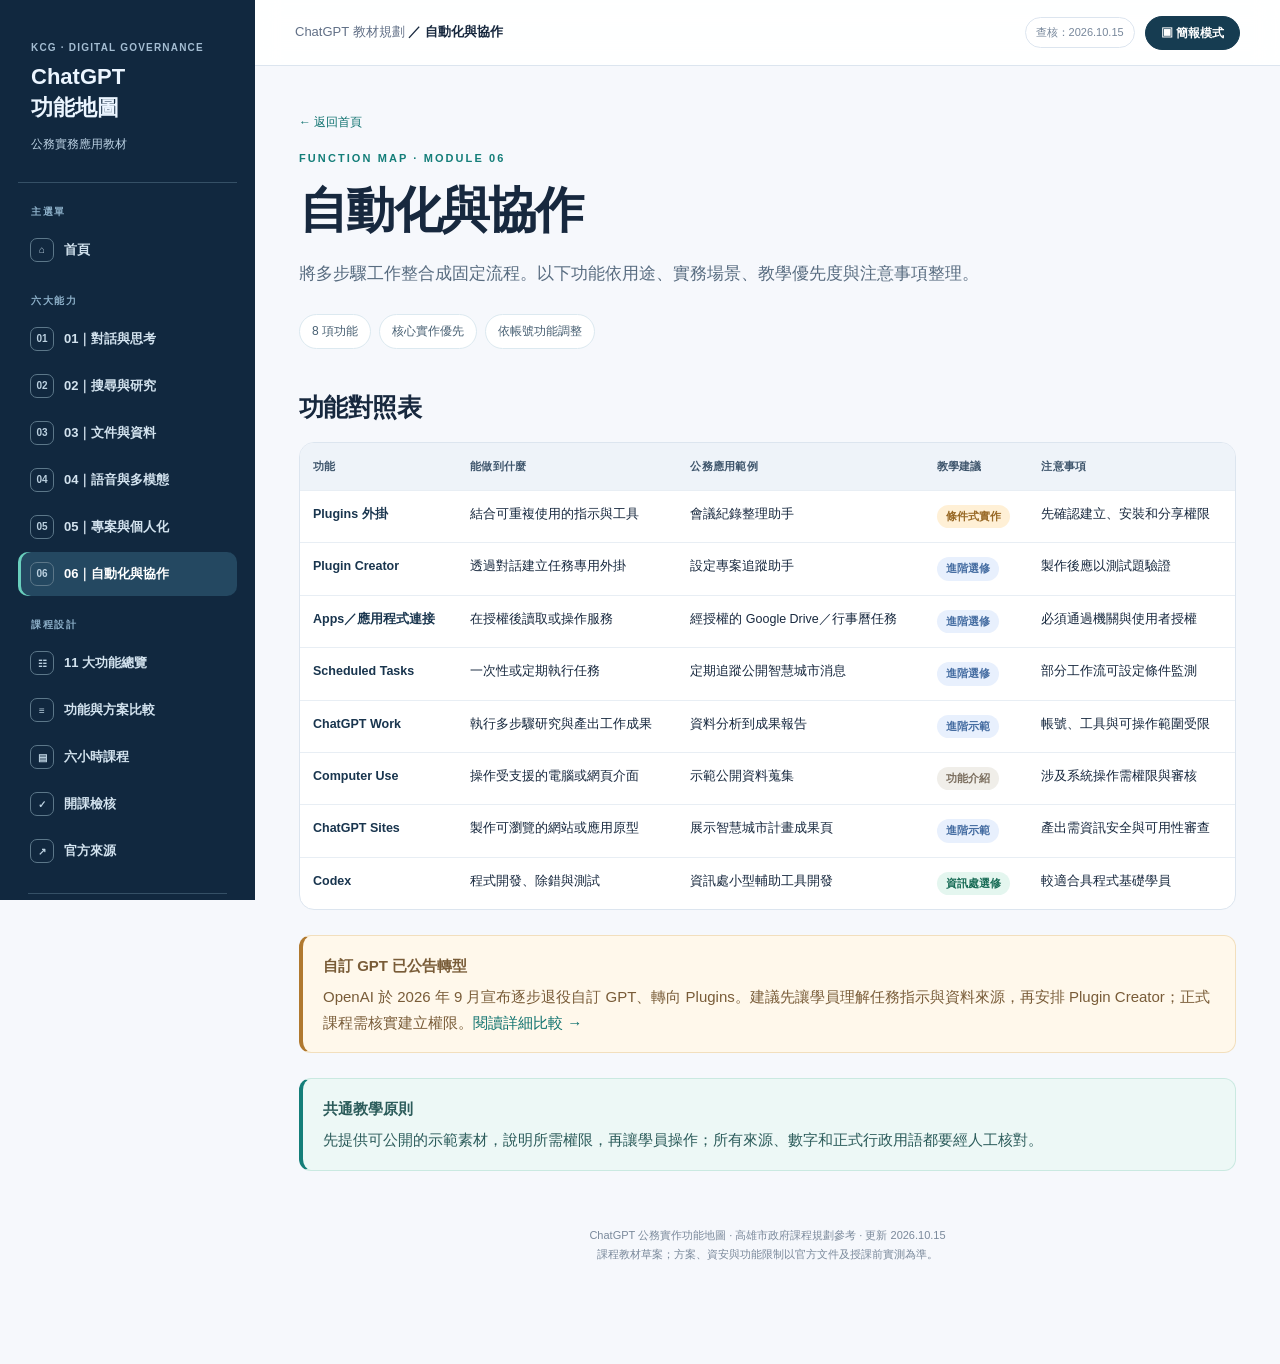
<file: pages/automation.html>
<!DOCTYPE html>

<html lang="zh-Hant"><head><meta charset="utf-8"/><meta content="width=device-width,initial-scale=1" name="viewport"/><meta content="ChatGPT 公務實作功能地圖：六大能力、功能盤點與六小時課程規劃" name="description"/><title>ChatGPT 公務實作功能地圖</title><link href="../style.css" rel="stylesheet"/></head><body data-page="automation" data-single="0"><div class="menu-overlay" id="menu-overlay"></div><div class="layout"><aside class="sidebar" id="sidebar"><div class="brand"><small>KCG · DIGITAL GOVERNANCE</small><strong>ChatGPT<br/>功能地圖</strong><span>公務實務應用教材</span></div><div class="nav-label">主選單</div><a class="nav-link" data-page="home" href="../index.html"><span class="n">⌂</span>首頁</a><div class="nav-label">六大能力</div><a class="nav-link" data-page="foundation" href="foundation.html"><span class="n">01</span>01｜對話與思考</a><a class="nav-link" data-page="research" href="research.html"><span class="n">02</span>02｜搜尋與研究</a><a class="nav-link" data-page="files" href="files.html"><span class="n">03</span>03｜文件與資料</a><a class="nav-link" data-page="multimodal" href="multimodal.html"><span class="n">04</span>04｜語音與多模態</a><a class="nav-link" data-page="knowledge" href="knowledge.html"><span class="n">05</span>05｜專案與個人化</a><a class="nav-link" data-page="automation" href="automation.html"><span class="n">06</span>06｜自動化與協作</a><div class="nav-label">課程設計</div><a class="nav-link" data-page="capabilities" href="capabilities.html"><span class="n">☷</span>11 大功能總覽</a><a class="nav-link" data-page="compare" href="compare.html"><span class="n">≡</span>功能與方案比較</a><a class="nav-link" data-page="course" href="course.html"><span class="n">▤</span>六小時課程</a><a class="nav-link" data-page="checklist" href="checklist.html"><span class="n">✓</span>開課檢核</a><a class="nav-link" data-page="sources" href="sources.html"><span class="n">↗</span>官方來源</a><div class="nav-foot">基準：2026.10.15 · 官方資訊已查核
情境：高雄智慧城市專案／KPMO</div></aside><div class="main"><header class="top"><div style="display:flex;align-items:center;gap:13px"><button aria-label="開啟導覽選單" class="hamburger" id="menu">☰</button><span class="crumb">ChatGPT 教材規劃 <b>／ <span id="crumb">首頁</span></b></span></div><div class="top-actions"><span class="date">查核：2026.10.15</span><a class="presentation-link" href="../slides.html" title="開啟 16:9 網頁簡報">▣  簡報模式</a></div></header><main class="content"><article data-pane="automation" id="automation-view"><a class="breadcrumbs-back" href="../index.html">← 返回首頁</a><div class="eyebrow">FUNCTION MAP · MODULE 06</div><h1>自動化與協作</h1><p class="lede">將多步驟工作整合成固定流程。以下功能依用途、實務場景、教學優先度與注意事項整理。</p><div class="pillline"><span class="pill">8 項功能</span><span class="pill">核心實作優先</span><span class="pill">依帳號功能調整</span></div><h2>功能對照表</h2><div class="table-scroll"><table class="tbl"><thead><tr><th>功能</th><th>能做到什麼</th><th>公務應用範例</th><th>教學建議</th><th>注意事項</th></tr></thead><tbody><tr><td>Plugins 外掛</td><td>結合可重複使用的指示與工具</td><td>會議紀錄整理助手</td><td><span class="tag conditional">條件式實作</span></td><td>先確認建立、安裝和分享權限</td></tr><tr><td>Plugin Creator</td><td>透過對話建立任務專用外掛</td><td>設定專案追蹤助手</td><td><span class="tag optional">進階選修</span></td><td>製作後應以測試題驗證</td></tr><tr><td>Apps／應用程式連接</td><td>在授權後讀取或操作服務</td><td>經授權的 Google Drive／行事曆任務</td><td><span class="tag optional">進階選修</span></td><td>必須通過機關與使用者授權</td></tr><tr><td>Scheduled Tasks</td><td>一次性或定期執行任務</td><td>定期追蹤公開智慧城市消息</td><td><span class="tag optional">進階選修</span></td><td>部分工作流可設定條件監測</td></tr><tr><td>ChatGPT Work</td><td>執行多步驟研究與產出工作成果</td><td>資料分析到成果報告</td><td><span class="tag optional">進階示範</span></td><td>帳號、工具與可操作範圍受限</td></tr><tr><td>Computer Use</td><td>操作受支援的電腦或網頁介面</td><td>示範公開資料蒐集</td><td><span class="tag demo">功能介紹</span></td><td>涉及系統操作需權限與審核</td></tr><tr><td>ChatGPT Sites</td><td>製作可瀏覽的網站或應用原型</td><td>展示智慧城市計畫成果頁</td><td><span class="tag optional">進階示範</span></td><td>產出需資訊安全與可用性審查</td></tr><tr><td>Codex</td><td>程式開發、除錯與測試</td><td>資訊處小型輔助工具開發</td><td><span class="tag">資訊處選修</span></td><td>較適合具程式基礎學員</td></tr></tbody></table></div><div class="hint warning"><strong>自訂 GPT 已公告轉型</strong>OpenAI 於 2026 年 9 月宣布逐步退役自訂 GPT、轉向 Plugins。建議先讓學員理解任務指示與資料來源，再安排 Plugin Creator；正式課程需核實建立權限。<a href="compare.html">閱讀詳細比較 →</a></div><div class="hint"><strong>共通教學原則</strong>先提供可公開的示範素材，說明所需權限，再讓學員操作；所有來源、數字和正式行政用語都要經人工核對。</div></article><div class="footer">ChatGPT 公務實作功能地圖 · 高雄市政府課程規劃參考 · 更新 2026.10.15<br/>課程教材草案；方案、資安與功能限制以官方文件及授課前實測為準。</div></main></div></div><script src="../app.js"></script></body></html>
</file>
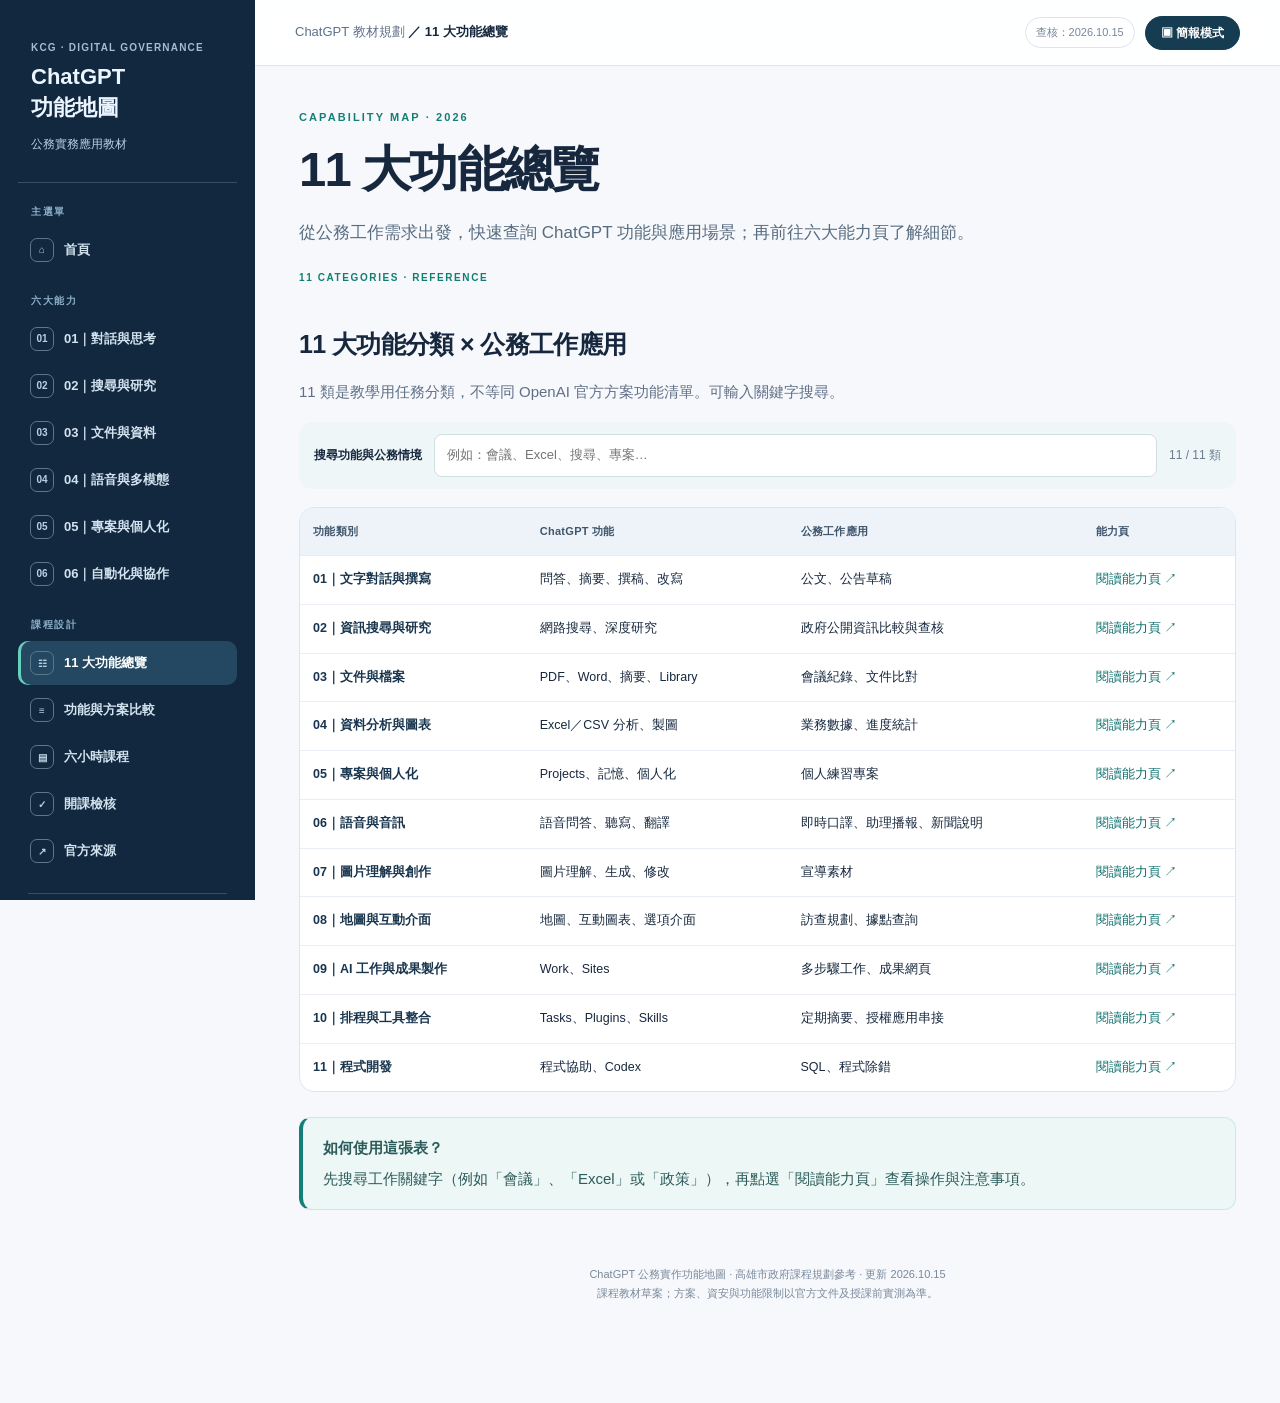
<file: pages/capabilities.html>
<!DOCTYPE html>

<html lang="zh-Hant"><head><meta charset="utf-8"/><meta content="width=device-width,initial-scale=1" name="viewport"/><meta content="ChatGPT 公務實作功能地圖：六大能力、功能盤點與六小時課程規劃" name="description"/><title>11 大功能總覽｜ChatGPT 公務實作功能地圖</title><link href="../style.css" rel="stylesheet"/></head><body data-page="capabilities" data-single="0"><div class="menu-overlay" id="menu-overlay"></div><div class="layout"><aside class="sidebar" id="sidebar"><div class="brand"><small>KCG · DIGITAL GOVERNANCE</small><strong>ChatGPT<br/>功能地圖</strong><span>公務實務應用教材</span></div><div class="nav-label">主選單</div><a class="nav-link" data-page="home" href="../index.html"><span class="n">⌂</span>首頁</a><div class="nav-label">六大能力</div><a class="nav-link" data-page="foundation" href="foundation.html"><span class="n">01</span>01｜對話與思考</a><a class="nav-link" data-page="research" href="research.html"><span class="n">02</span>02｜搜尋與研究</a><a class="nav-link" data-page="files" href="files.html"><span class="n">03</span>03｜文件與資料</a><a class="nav-link" data-page="multimodal" href="multimodal.html"><span class="n">04</span>04｜語音與多模態</a><a class="nav-link" data-page="knowledge" href="knowledge.html"><span class="n">05</span>05｜專案與個人化</a><a class="nav-link" data-page="automation" href="automation.html"><span class="n">06</span>06｜自動化與協作</a><div class="nav-label">課程設計</div><a class="nav-link" data-page="capabilities" href="capabilities.html"><span class="n">☷</span>11 大功能總覽</a><a class="nav-link" data-page="compare" href="compare.html"><span class="n">≡</span>功能與方案比較</a><a class="nav-link" data-page="course" href="course.html"><span class="n">▤</span>六小時課程</a><a class="nav-link" data-page="checklist" href="checklist.html"><span class="n">✓</span>開課檢核</a><a class="nav-link" data-page="sources" href="sources.html"><span class="n">↗</span>官方來源</a><div class="nav-foot">基準：2026.10.15 · 官方資訊已查核
情境：高雄智慧城市專案／KPMO</div></aside><div class="main"><header class="top"><div style="display:flex;align-items:center;gap:13px"><button aria-label="開啟導覽選單" class="hamburger" id="menu">☰</button><span class="crumb">ChatGPT 教材規劃 <b>／ <span id="crumb">首頁</span></b></span></div><div class="top-actions"><span class="date">查核：2026.10.15</span><a class="presentation-link" href="../slides.html" title="開啟 16:9 網頁簡報">▣  簡報模式</a></div></header><main class="content"><article data-pane="capabilities" id="capabilities-view"><div class="eyebrow">CAPABILITY MAP · 2026</div><h1>11 大功能總覽</h1><p class="lede">從公務工作需求出發，快速查詢 ChatGPT 功能與應用場景；再前往六大能力頁了解細節。</p><section class="new-section" id="capability-table"><div class="section-kicker">11 CATEGORIES · REFERENCE</div><h2>11 大功能分類 × 公務工作應用</h2><p class="subtle">11 類是教學用任務分類，不等同 OpenAI 官方方案功能清單。可輸入關鍵字搜尋。</p><div class="filter-toolbar"><label for="capability-search">搜尋功能與公務情境</label><input autocomplete="off" id="capability-search" placeholder="例如：會議、Excel、搜尋、專案…" type="search"/><span aria-live="polite" id="result-count">11 / 11 類</span></div><div class="table-scroll"><table class="tbl taxonomy-table"><thead><tr><th>功能類別</th><th>ChatGPT 功能</th><th>公務工作應用</th><th>能力頁</th></tr></thead><tbody><tr data-function-row="" data-search="01｜文字對話與撰寫 問答、摘要、撰稿、改寫 公文、公告草稿"><td><strong>01｜文字對話與撰寫</strong></td><td>問答、摘要、撰稿、改寫</td><td>公文、公告草稿</td><td><a href="foundation.html">閱讀能力頁 ↗</a></td></tr><tr data-function-row="" data-search="02｜資訊搜尋與研究 網路搜尋、深度研究 政府公開資訊比較與查核"><td><strong>02｜資訊搜尋與研究</strong></td><td>網路搜尋、深度研究</td><td>政府公開資訊比較與查核</td><td><a href="research.html">閱讀能力頁 ↗</a></td></tr><tr data-function-row="" data-search="03｜文件與檔案 PDF、Word、摘要、Library 會議紀錄、文件比對"><td><strong>03｜文件與檔案</strong></td><td>PDF、Word、摘要、Library</td><td>會議紀錄、文件比對</td><td><a href="files.html">閱讀能力頁 ↗</a></td></tr><tr data-function-row="" data-search="04｜資料分析與圖表 Excel／CSV 分析、製圖 業務數據、進度統計"><td><strong>04｜資料分析與圖表</strong></td><td>Excel／CSV 分析、製圖</td><td>業務數據、進度統計</td><td><a href="files.html">閱讀能力頁 ↗</a></td></tr><tr data-function-row="" data-search="05｜專案與個人化 Projects、記憶、個人化 個人練習專案"><td><strong>05｜專案與個人化</strong></td><td>Projects、記憶、個人化</td><td>個人練習專案</td><td><a href="knowledge.html">閱讀能力頁 ↗</a></td></tr><tr data-function-row="" data-search="06｜語音與音訊 語音問答、聽寫、翻譯 即時口譯、助理播報、新聞說明"><td><strong>06｜語音與音訊</strong></td><td>語音問答、聽寫、翻譯</td><td>即時口譯、助理播報、新聞說明</td><td><a href="multimodal.html">閱讀能力頁 ↗</a></td></tr><tr data-function-row="" data-search="07｜圖片理解與創作 圖片理解、生成、修改 宣導素材"><td><strong>07｜圖片理解與創作</strong></td><td>圖片理解、生成、修改</td><td>宣導素材</td><td><a href="multimodal.html">閱讀能力頁 ↗</a></td></tr><tr data-function-row="" data-search="08｜地圖與互動介面 地圖、互動圖表、選項介面 訪查規劃、據點查詢"><td><strong>08｜地圖與互動介面</strong></td><td>地圖、互動圖表、選項介面</td><td>訪查規劃、據點查詢</td><td><a href="research.html">閱讀能力頁 ↗</a></td></tr><tr data-function-row="" data-search="09｜AI 工作與成果製作 Work、Sites 多步驟工作、成果網頁"><td><strong>09｜AI 工作與成果製作</strong></td><td>Work、Sites</td><td>多步驟工作、成果網頁</td><td><a href="automation.html">閱讀能力頁 ↗</a></td></tr><tr data-function-row="" data-search="10｜排程與工具整合 Tasks、Plugins、Skills 定期摘要、授權應用串接"><td><strong>10｜排程與工具整合</strong></td><td>Tasks、Plugins、Skills</td><td>定期摘要、授權應用串接</td><td><a href="automation.html">閱讀能力頁 ↗</a></td></tr><tr data-function-row="" data-search="11｜程式開發 程式協助、Codex SQL、程式除錯"><td><strong>11｜程式開發</strong></td><td>程式協助、Codex</td><td>SQL、程式除錯</td><td><a href="automation.html">閱讀能力頁 ↗</a></td></tr></tbody></table></div><p class="empty-results" hidden="" id="no-category-results">沒有符合的分類，請更換關鍵字。</p></section><div class="hint"><strong>如何使用這張表？</strong> 先搜尋工作關鍵字（例如「會議」、「Excel」或「政策」），再點選「閱讀能力頁」查看操作與注意事項。</div></article><div class="footer">ChatGPT 公務實作功能地圖 · 高雄市政府課程規劃參考 · 更新 2026.10.15<br/>課程教材草案；方案、資安與功能限制以官方文件及授課前實測為準。</div></main></div></div><script src="../app.js"></script></body></html>
</file>
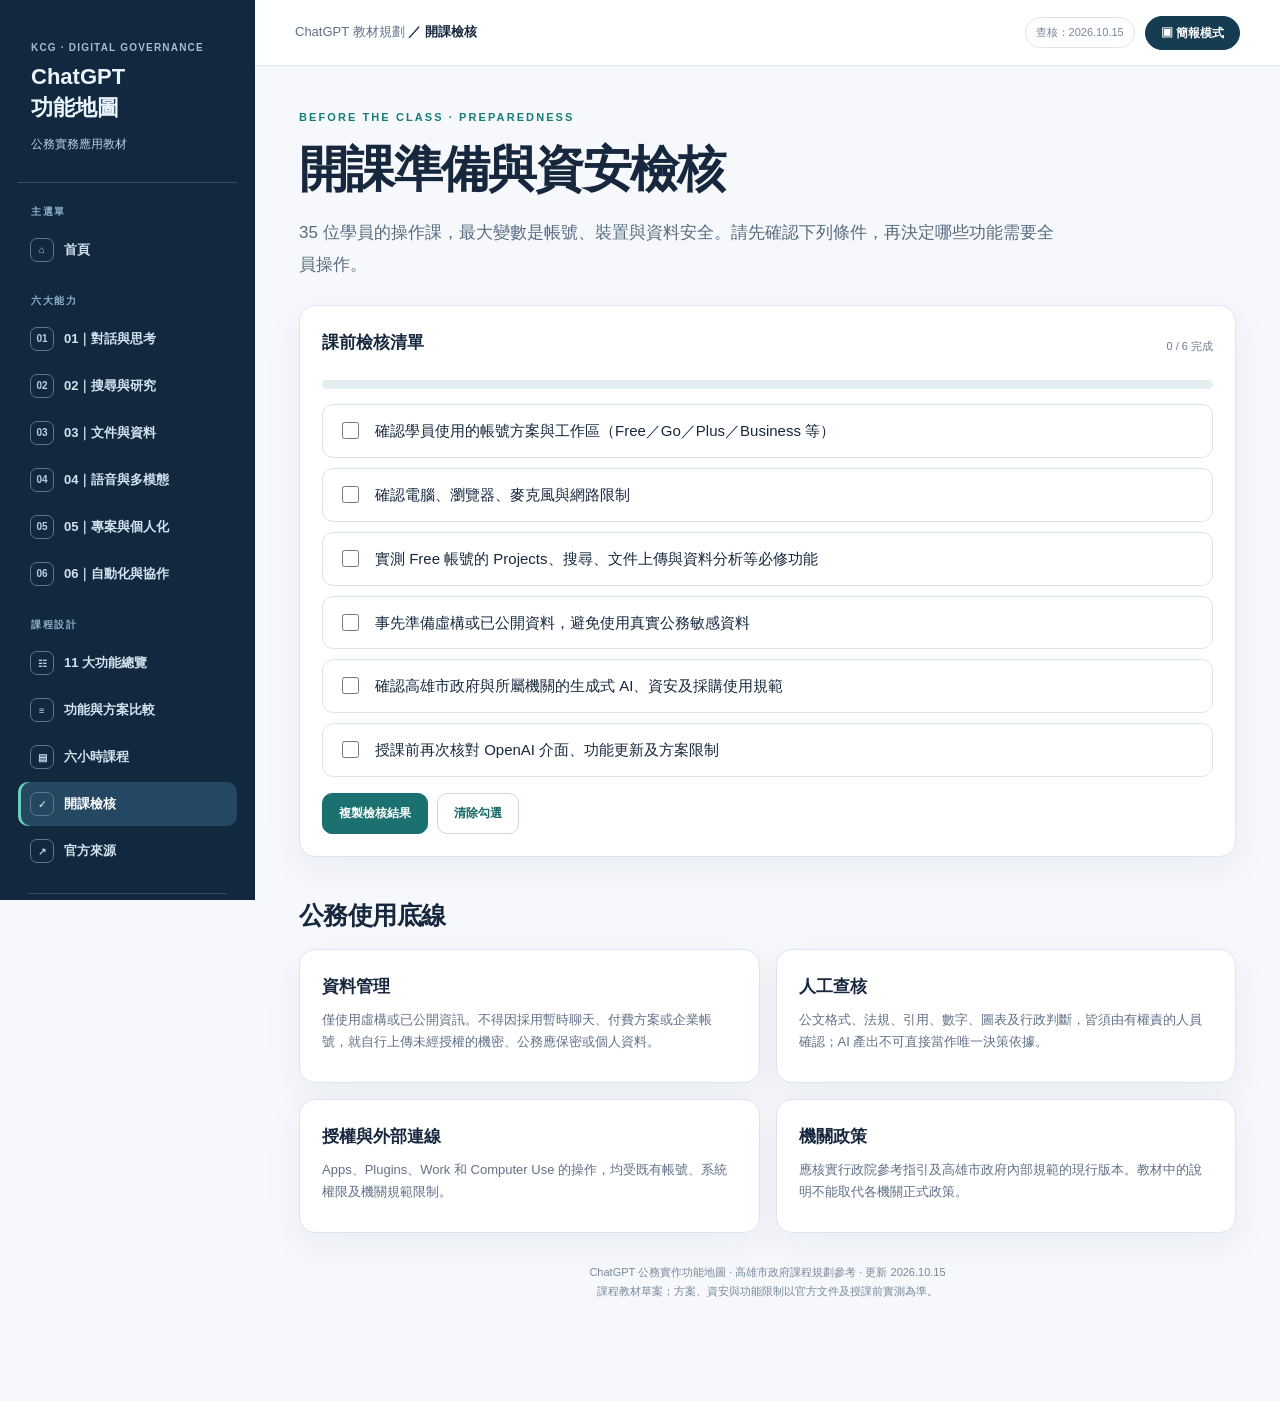
<file: pages/checklist.html>
<!DOCTYPE html>

<html lang="zh-Hant"><head><meta charset="utf-8"/><meta content="width=device-width,initial-scale=1" name="viewport"/><meta content="ChatGPT 公務實作功能地圖：六大能力、功能盤點與六小時課程規劃" name="description"/><title>ChatGPT 公務實作功能地圖</title><link href="../style.css" rel="stylesheet"/></head><body data-page="checklist" data-single="0"><div class="menu-overlay" id="menu-overlay"></div><div class="layout"><aside class="sidebar" id="sidebar"><div class="brand"><small>KCG · DIGITAL GOVERNANCE</small><strong>ChatGPT<br/>功能地圖</strong><span>公務實務應用教材</span></div><div class="nav-label">主選單</div><a class="nav-link" data-page="home" href="../index.html"><span class="n">⌂</span>首頁</a><div class="nav-label">六大能力</div><a class="nav-link" data-page="foundation" href="foundation.html"><span class="n">01</span>01｜對話與思考</a><a class="nav-link" data-page="research" href="research.html"><span class="n">02</span>02｜搜尋與研究</a><a class="nav-link" data-page="files" href="files.html"><span class="n">03</span>03｜文件與資料</a><a class="nav-link" data-page="multimodal" href="multimodal.html"><span class="n">04</span>04｜語音與多模態</a><a class="nav-link" data-page="knowledge" href="knowledge.html"><span class="n">05</span>05｜專案與個人化</a><a class="nav-link" data-page="automation" href="automation.html"><span class="n">06</span>06｜自動化與協作</a><div class="nav-label">課程設計</div><a class="nav-link" data-page="capabilities" href="capabilities.html"><span class="n">☷</span>11 大功能總覽</a><a class="nav-link" data-page="compare" href="compare.html"><span class="n">≡</span>功能與方案比較</a><a class="nav-link" data-page="course" href="course.html"><span class="n">▤</span>六小時課程</a><a class="nav-link" data-page="checklist" href="checklist.html"><span class="n">✓</span>開課檢核</a><a class="nav-link" data-page="sources" href="sources.html"><span class="n">↗</span>官方來源</a><div class="nav-foot">基準：2026.10.15 · 官方資訊已查核
情境：高雄智慧城市專案／KPMO</div></aside><div class="main"><header class="top"><div style="display:flex;align-items:center;gap:13px"><button aria-label="開啟導覽選單" class="hamburger" id="menu">☰</button><span class="crumb">ChatGPT 教材規劃 <b>／ <span id="crumb">首頁</span></b></span></div><div class="top-actions"><span class="date">查核：2026.10.15</span><a class="presentation-link" href="../slides.html" title="開啟 16:9 網頁簡報">▣  簡報模式</a></div></header><main class="content"><article data-pane="checklist" id="checklist-view"><div class="eyebrow">BEFORE THE CLASS · PREPAREDNESS</div><h1>開課準備與資安檢核</h1><p class="lede">35 位學員的操作課，最大變數是帳號、裝置與資料安全。請先確認下列條件，再決定哪些功能需要全員操作。</p><div class="card" style="margin:25px 0"><div class="section-head"><h3>課前檢核清單</h3><span class="smallnote" id="progress-label">0 / 6 完成</span></div><div class="progress"><div id="progress-inner"></div></div><div class="check-list"><label class="check" data-check="0"><input data-c="0" type="checkbox"/><span>確認學員使用的帳號方案與工作區（Free／Go／Plus／Business 等）</span></label><label class="check" data-check="1"><input data-c="1" type="checkbox"/><span>確認電腦、瀏覽器、麥克風與網路限制</span></label><label class="check" data-check="2"><input data-c="2" type="checkbox"/><span>實測 Free 帳號的 Projects、搜尋、文件上傳與資料分析等必修功能</span></label><label class="check" data-check="3"><input data-c="3" type="checkbox"/><span>事先準備虛構或已公開資料，避免使用真實公務敏感資料</span></label><label class="check" data-check="4"><input data-c="4" type="checkbox"/><span>確認高雄市政府與所屬機關的生成式 AI、資安及採購使用規範</span></label><label class="check" data-check="5"><input data-c="5" type="checkbox"/><span>授課前再次核對 OpenAI 介面、功能更新及方案限制</span></label></div><div style="margin-top:16px;display:flex;gap:9px;flex-wrap:wrap"><button class="btn" id="copy-checks" type="button">複製檢核結果</button><button class="btn outline" id="reset-checks" type="button">清除勾選</button></div></div><h2>公務使用底線</h2><div class="grid-2"><div class="card"><h3>資料管理</h3><p>僅使用虛構或已公開資訊。不得因採用暫時聊天、付費方案或企業帳號，就自行上傳未經授權的機密、公務應保密或個人資料。</p></div><div class="card"><h3>人工查核</h3><p>公文格式、法規、引用、數字、圖表及行政判斷，皆須由有權責的人員確認；AI 產出不可直接當作唯一決策依據。</p></div><div class="card"><h3>授權與外部連線</h3><p>Apps、Plugins、Work 和 Computer Use 的操作，均受既有帳號、系統權限及機關規範限制。</p></div><div class="card"><h3>機關政策</h3><p>應核實行政院參考指引及高雄市政府內部規範的現行版本。教材中的說明不能取代各機關正式政策。</p></div></div></article><div class="footer">ChatGPT 公務實作功能地圖 · 高雄市政府課程規劃參考 · 更新 2026.10.15<br/>課程教材草案；方案、資安與功能限制以官方文件及授課前實測為準。</div></main></div></div><script src="../app.js"></script></body></html>
</file>
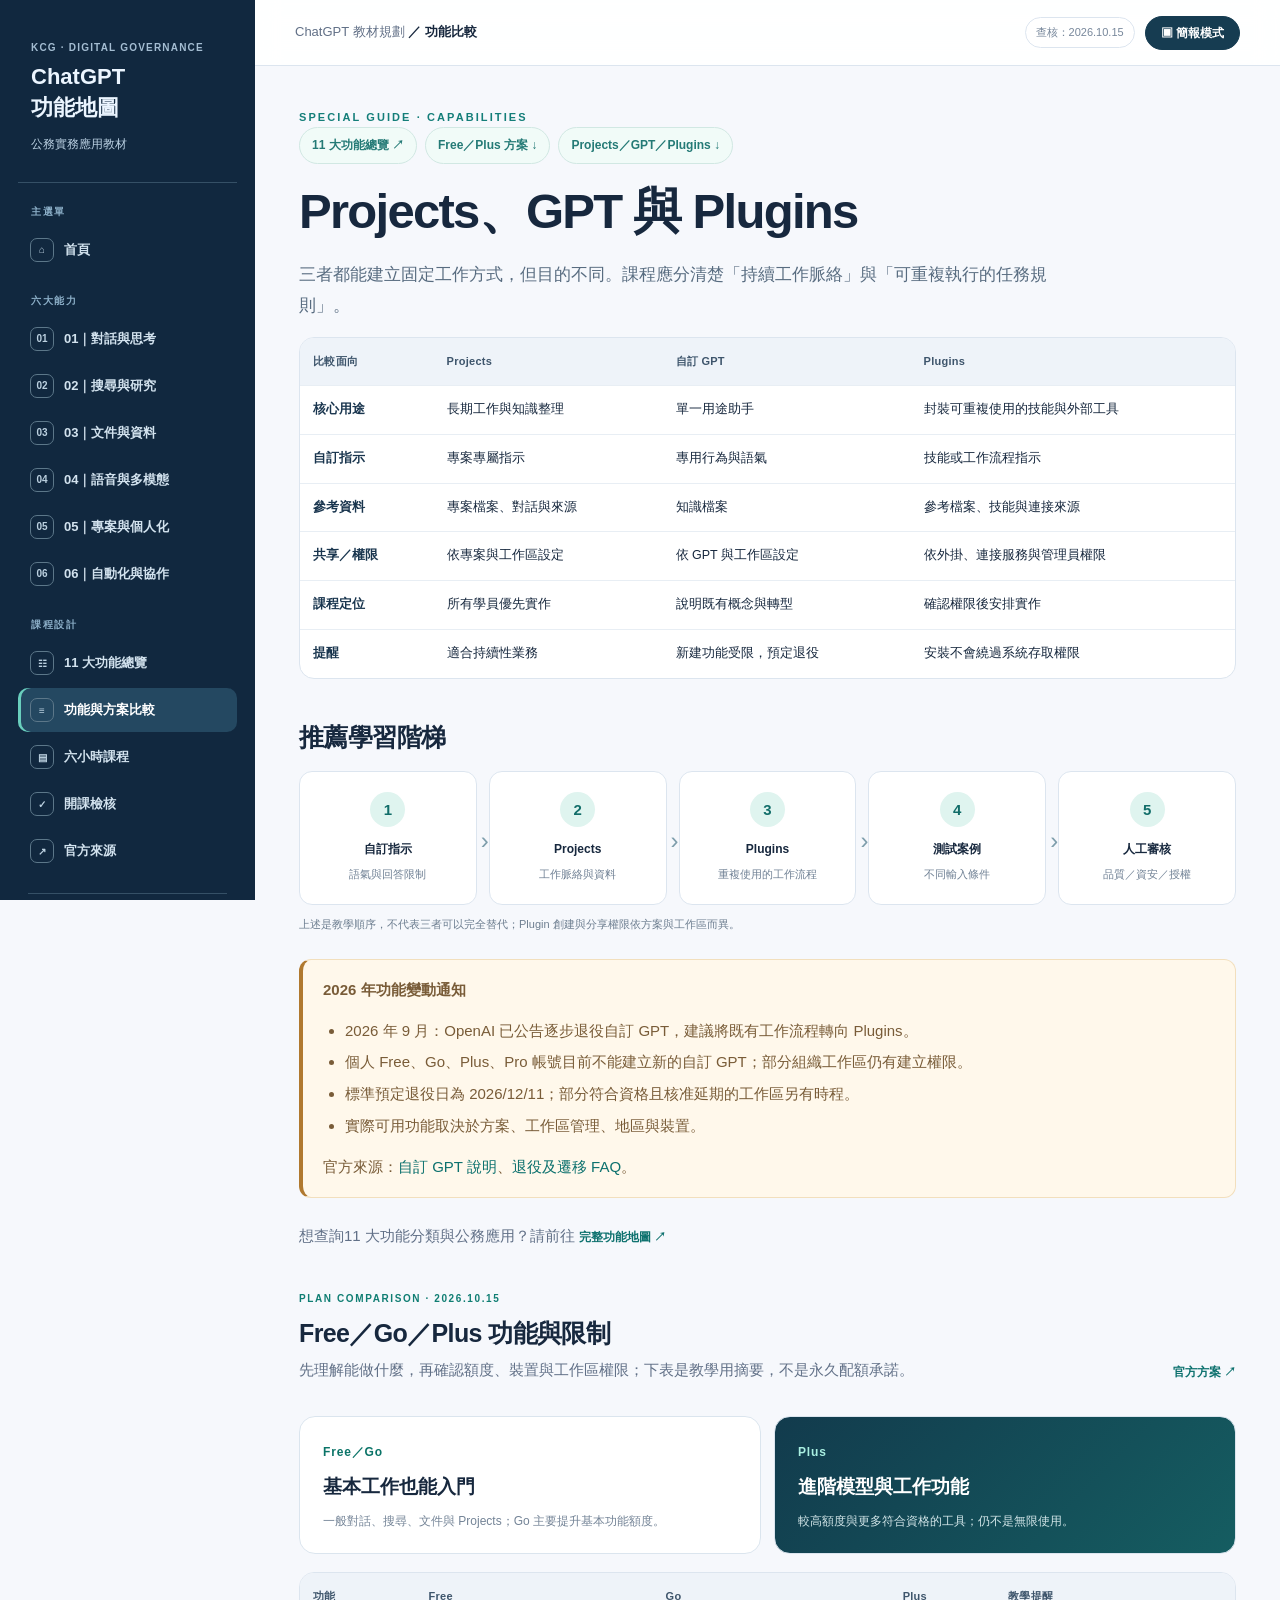
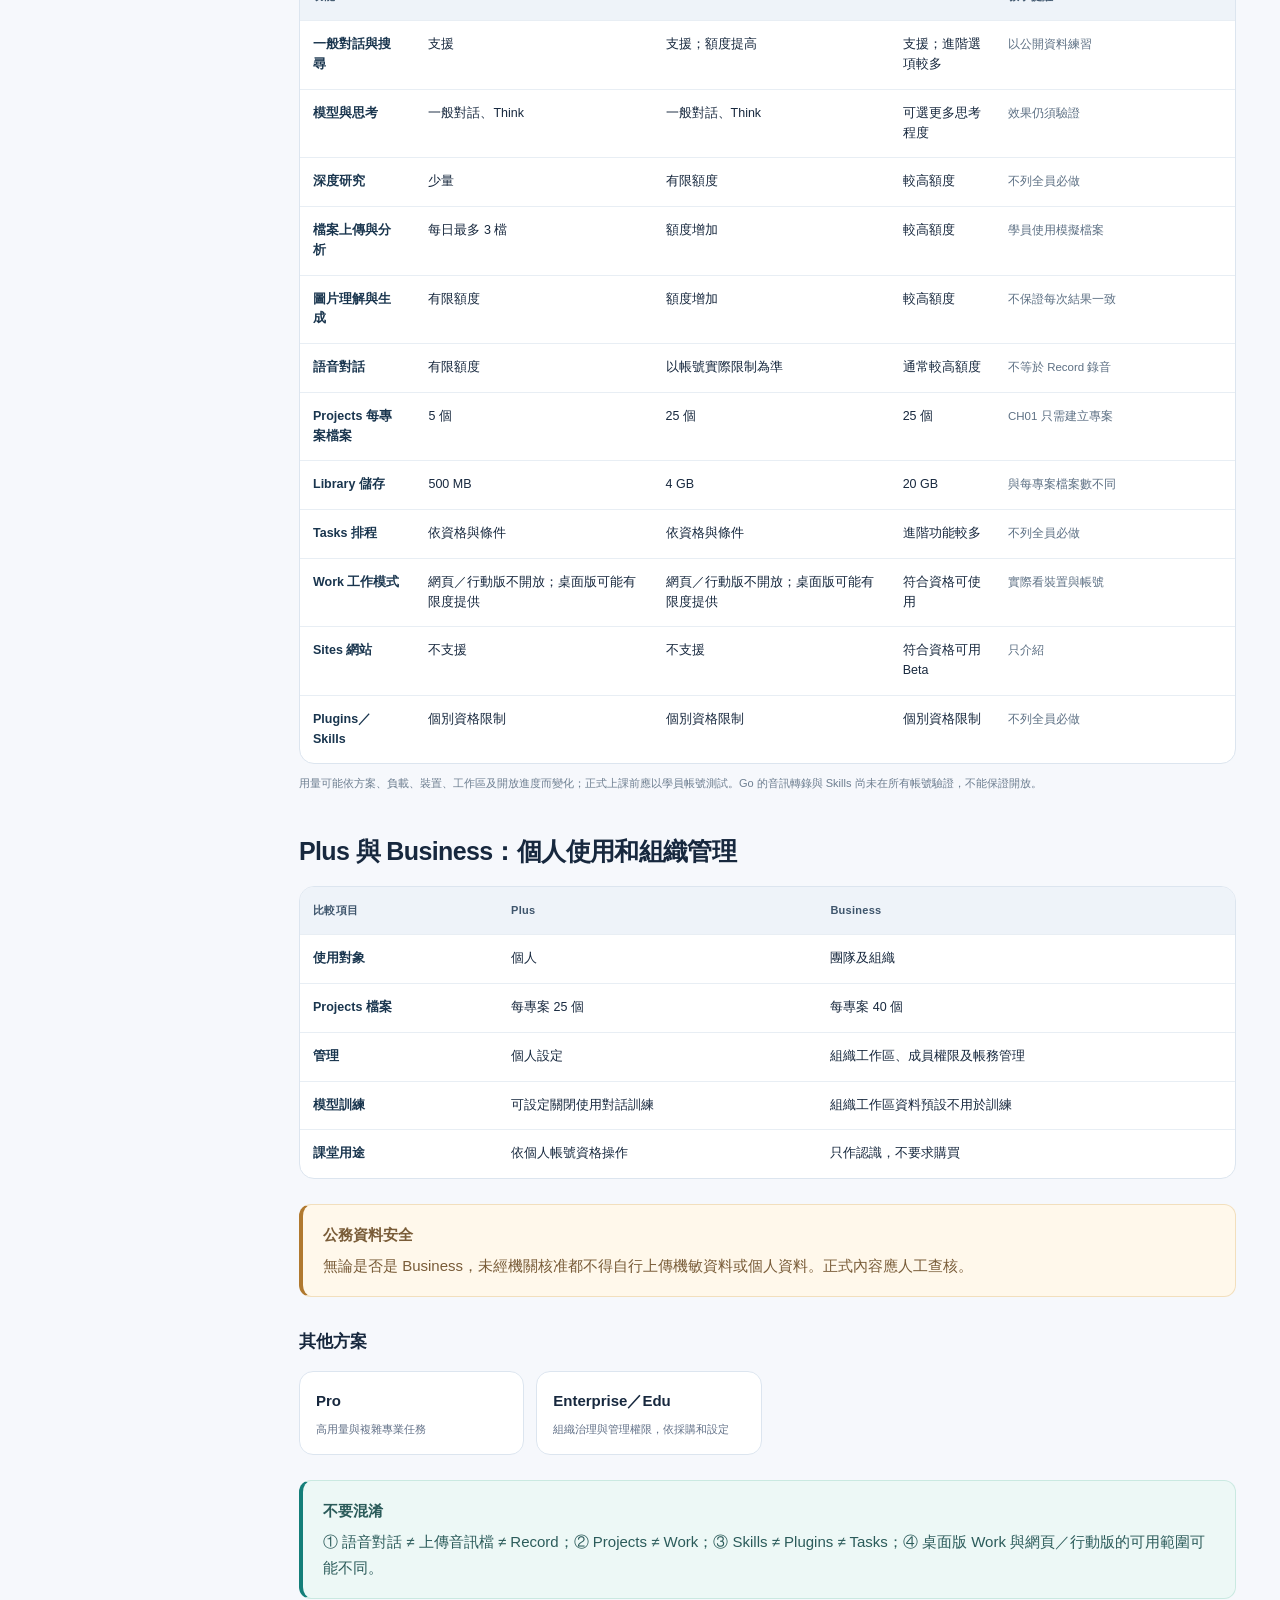
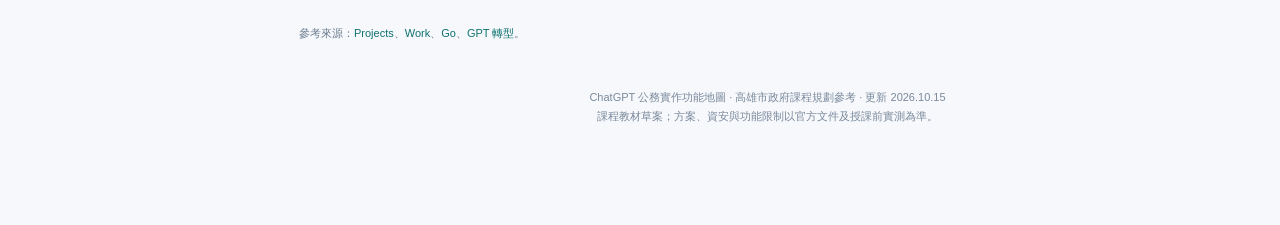
<file: pages/compare.html>
<!DOCTYPE html>

<html lang="zh-Hant"><head><meta charset="utf-8"/><meta content="width=device-width,initial-scale=1" name="viewport"/><meta content="ChatGPT 公務實作功能地圖：六大能力、功能盤點與六小時課程規劃" name="description"/><title>ChatGPT 公務實作功能地圖</title><link href="../style.css" rel="stylesheet"/></head><body data-page="compare" data-single="0"><div class="menu-overlay" id="menu-overlay"></div><div class="layout"><aside class="sidebar" id="sidebar"><div class="brand"><small>KCG · DIGITAL GOVERNANCE</small><strong>ChatGPT<br/>功能地圖</strong><span>公務實務應用教材</span></div><div class="nav-label">主選單</div><a class="nav-link" data-page="home" href="../index.html"><span class="n">⌂</span>首頁</a><div class="nav-label">六大能力</div><a class="nav-link" data-page="foundation" href="foundation.html"><span class="n">01</span>01｜對話與思考</a><a class="nav-link" data-page="research" href="research.html"><span class="n">02</span>02｜搜尋與研究</a><a class="nav-link" data-page="files" href="files.html"><span class="n">03</span>03｜文件與資料</a><a class="nav-link" data-page="multimodal" href="multimodal.html"><span class="n">04</span>04｜語音與多模態</a><a class="nav-link" data-page="knowledge" href="knowledge.html"><span class="n">05</span>05｜專案與個人化</a><a class="nav-link" data-page="automation" href="automation.html"><span class="n">06</span>06｜自動化與協作</a><div class="nav-label">課程設計</div><a class="nav-link" data-page="capabilities" href="capabilities.html"><span class="n">☷</span>11 大功能總覽</a><a class="nav-link" data-page="compare" href="compare.html"><span class="n">≡</span>功能與方案比較</a><a class="nav-link" data-page="course" href="course.html"><span class="n">▤</span>六小時課程</a><a class="nav-link" data-page="checklist" href="checklist.html"><span class="n">✓</span>開課檢核</a><a class="nav-link" data-page="sources" href="sources.html"><span class="n">↗</span>官方來源</a><div class="nav-foot">基準：2026.10.15 · 官方資訊已查核
情境：高雄智慧城市專案／KPMO</div></aside><div class="main"><header class="top"><div style="display:flex;align-items:center;gap:13px"><button aria-label="開啟導覽選單" class="hamburger" id="menu">☰</button><span class="crumb">ChatGPT 教材規劃 <b>／ <span id="crumb">首頁</span></b></span></div><div class="top-actions"><span class="date">查核：2026.10.15</span><a class="presentation-link" href="../slides.html" title="開啟 16:9 網頁簡報">▣  簡報模式</a></div></header><main class="content"><article data-pane="compare" id="compare-view"><div class="eyebrow">SPECIAL GUIDE · CAPABILITIES</div><div class="jump-links"><a href="capabilities.html#capability-table">11 大功能總覽 ↗</a><a href="#plan-compare">Free／Plus 方案 ↓</a><a href="#legacy-compare">Projects／GPT／Plugins ↓</a></div><h1 id="legacy-compare">Projects、GPT 與 Plugins</h1><p class="lede">三者都能建立固定工作方式，但目的不同。課程應分清楚「持續工作脈絡」與「可重複執行的任務規則」。</p><div class="table-scroll"><table class="tbl"><thead><tr><th>比較面向</th><th>Projects</th><th>自訂 GPT</th><th>Plugins</th></tr></thead><tbody><tr><td>核心用途</td><td>長期工作與知識整理</td><td>單一用途助手</td><td>封裝可重複使用的技能與外部工具</td></tr><tr><td>自訂指示</td><td>專案專屬指示</td><td>專用行為與語氣</td><td>技能或工作流程指示</td></tr><tr><td>參考資料</td><td>專案檔案、對話與來源</td><td>知識檔案</td><td>參考檔案、技能與連接來源</td></tr><tr><td>共享／權限</td><td>依專案與工作區設定</td><td>依 GPT 與工作區設定</td><td>依外掛、連接服務與管理員權限</td></tr><tr><td>課程定位</td><td>所有學員優先實作</td><td>說明既有概念與轉型</td><td>確認權限後安排實作</td></tr><tr><td>提醒</td><td>適合持續性業務</td><td>新建功能受限，預定退役</td><td>安裝不會繞過系統存取權限</td></tr></tbody></table></div><h2>推薦學習階梯</h2><div class="steps"><div class="step"><div class="round">1</div><b>自訂指示</b><small>語氣與回答限制</small></div><div class="step"><div class="round">2</div><b>Projects</b><small>工作脈絡與資料</small></div><div class="step"><div class="round">3</div><b>Plugins</b><small>重複使用的工作流程</small></div><div class="step"><div class="round">4</div><b>測試案例</b><small>不同輸入條件</small></div><div class="step"><div class="round">5</div><b>人工審核</b><small>品質／資安／授權</small></div></div><p class="smallnote">上述是教學順序，不代表三者可以完全替代；Plugin 創建與分享權限依方案與工作區而異。</p><div class="hint warning"><strong>2026 年功能變動通知</strong><ul><li>2026 年 9 月：OpenAI 已公告逐步退役自訂 GPT，建議將既有工作流程轉向 Plugins。</li><li>個人 Free、Go、Plus、Pro 帳號目前不能建立新的自訂 GPT；部分組織工作區仍有建立權限。</li><li>標準預定退役日為 2026/12/11；部分符合資格且核准延期的工作區另有時程。</li><li>實際可用功能取決於方案、工作區管理、地區與裝置。</li></ul>官方來源：<a href="https://help.openai.com/en/articles/8554407-gpts-in-chatgpt" rel="noopener" target="_blank">自訂 GPT 說明</a>、<a href="https://help.openai.com/en/articles/20001519-custom-gpt-retirement-and-migration-faq" rel="noopener" target="_blank">退役及遷移 FAQ</a>。</div><p class="subtle">想查詢11 大功能分類與公務應用？請前往 <a class="text-link" href="capabilities.html#capability-table">完整功能地圖 ↗</a></p><section class="new-section" id="plan-compare"><div class="section-kicker">PLAN COMPARISON · 2026.10.15</div><div class="section-title-row"><div><h2>Free／Go／Plus 功能與限制</h2><p class="subtle">先理解能做什麼，再確認額度、裝置與工作區權限；下表是教學用摘要，不是永久配額承諾。</p></div><a class="text-link" href="https://chatgpt.com/pricing/" rel="noopener noreferrer" target="_blank">官方方案 ↗</a></div><div class="plan-spotlight"><div class="plan-mini"><span class="plan-headline">Free／Go</span><strong>基本工作也能入門</strong><p>一般對話、搜尋、文件與 Projects；Go 主要提升基本功能額度。</p></div><div class="plan-mini plan-mini-plus"><span class="plan-headline">Plus</span><strong>進階模型與工作功能</strong><p>較高額度與更多符合資格的工具；仍不是無限使用。</p></div></div><div class="table-scroll"><table class="tbl plan-table"><thead><tr><th>功能</th><th>Free</th><th>Go</th><th>Plus</th><th>教學提醒</th></tr></thead><tbody><tr><td>一般對話與搜尋</td><td>支援</td><td>支援；額度提高</td><td>支援；進階選項較多</td><td>以公開資料練習</td></tr>
<tr><td>模型與思考</td><td>一般對話、Think</td><td>一般對話、Think</td><td>可選更多思考程度</td><td>效果仍須驗證</td></tr>
<tr><td>深度研究</td><td>少量</td><td>有限額度</td><td>較高額度</td><td>不列全員必做</td></tr>
<tr><td>檔案上傳與分析</td><td>每日最多 3 檔</td><td>額度增加</td><td>較高額度</td><td>學員使用模擬檔案</td></tr>
<tr><td>圖片理解與生成</td><td>有限額度</td><td>額度增加</td><td>較高額度</td><td>不保證每次結果一致</td></tr>
<tr><td>語音對話</td><td>有限額度</td><td>以帳號實際限制為準</td><td>通常較高額度</td><td>不等於 Record 錄音</td></tr>
<tr><td>Projects 每專案檔案</td><td>5 個</td><td>25 個</td><td>25 個</td><td>CH01 只需建立專案</td></tr>
<tr><td>Library 儲存</td><td>500 MB</td><td>4 GB</td><td>20 GB</td><td>與每專案檔案數不同</td></tr>
<tr><td>Tasks 排程</td><td>依資格與條件</td><td>依資格與條件</td><td>進階功能較多</td><td>不列全員必做</td></tr>
<tr><td>Work 工作模式</td><td>網頁／行動版不開放；桌面版可能有限度提供</td><td>網頁／行動版不開放；桌面版可能有限度提供</td><td>符合資格可使用</td><td>實際看裝置與帳號</td></tr>
<tr><td>Sites 網站</td><td>不支援</td><td>不支援</td><td>符合資格可用 Beta</td><td>只介紹</td></tr>
<tr><td>Plugins／Skills</td><td>個別資格限制</td><td>個別資格限制</td><td>個別資格限制</td><td>不列全員必做</td></tr></tbody></table></div><p class="smallnote">用量可能依方案、負載、裝置、工作區及開放進度而變化；正式上課前應以學員帳號測試。Go 的音訊轉錄與 Skills 尚未在所有帳號驗證，不能保證開放。</p><h2>Plus 與 Business：個人使用和組織管理</h2><div class="table-scroll"><table class="tbl"><thead><tr><th>比較項目</th><th>Plus</th><th>Business</th></tr></thead><tbody><tr><td>使用對象</td><td>個人</td><td>團隊及組織</td></tr><tr><td>Projects 檔案</td><td>每專案 25 個</td><td>每專案 40 個</td></tr><tr><td>管理</td><td>個人設定</td><td>組織工作區、成員權限及帳務管理</td></tr><tr><td>模型訓練</td><td>可設定關閉使用對話訓練</td><td>組織工作區資料預設不用於訓練</td></tr><tr><td>課堂用途</td><td>依個人帳號資格操作</td><td>只作認識，不要求購買</td></tr></tbody></table></div><div class="hint warning"><strong>公務資料安全</strong>無論是否是 Business，未經機關核准都不得自行上傳機敏資料或個人資料。正式內容應人工查核。</div><h3 class="plan-secondary-title">其他方案</h3><div class="plan-tier-row"><div><b>Pro</b><small>高用量與複雜專業任務</small></div><div><b>Enterprise／Edu</b><small>組織治理與管理權限，依採購和設定</small></div></div><div class="hint"><strong>不要混淆</strong>① 語音對話 ≠ 上傳音訊檔 ≠ Record；② Projects ≠ Work；③ Skills ≠ Plugins ≠ Tasks；④ 桌面版 Work 與網頁／行動版的可用範圍可能不同。</div><p class="smallnote">參考來源：<a href="https://help.openai.com/en/articles/10169521-projects-in-chatgpt" target="_blank" rel="noopener noreferrer">Projects</a>、<a href="https://help.openai.com/en/articles/20001275-chatgpt-work-and-codex" target="_blank" rel="noopener noreferrer">Work</a>、<a href="https://help.openai.com/en/articles/11989085-what-is-chatgpt-go" target="_blank" rel="noopener noreferrer">Go</a>、<a href="https://help.openai.com/en/articles/20001519-custom-gpt-retirement-and-migration-faq" target="_blank" rel="noopener noreferrer">GPT 轉型</a>。</p></section></article><div class="footer">ChatGPT 公務實作功能地圖 · 高雄市政府課程規劃參考 · 更新 2026.10.15<br/>課程教材草案；方案、資安與功能限制以官方文件及授課前實測為準。</div></main></div></div><script src="../app.js"></script></body></html>
</file>
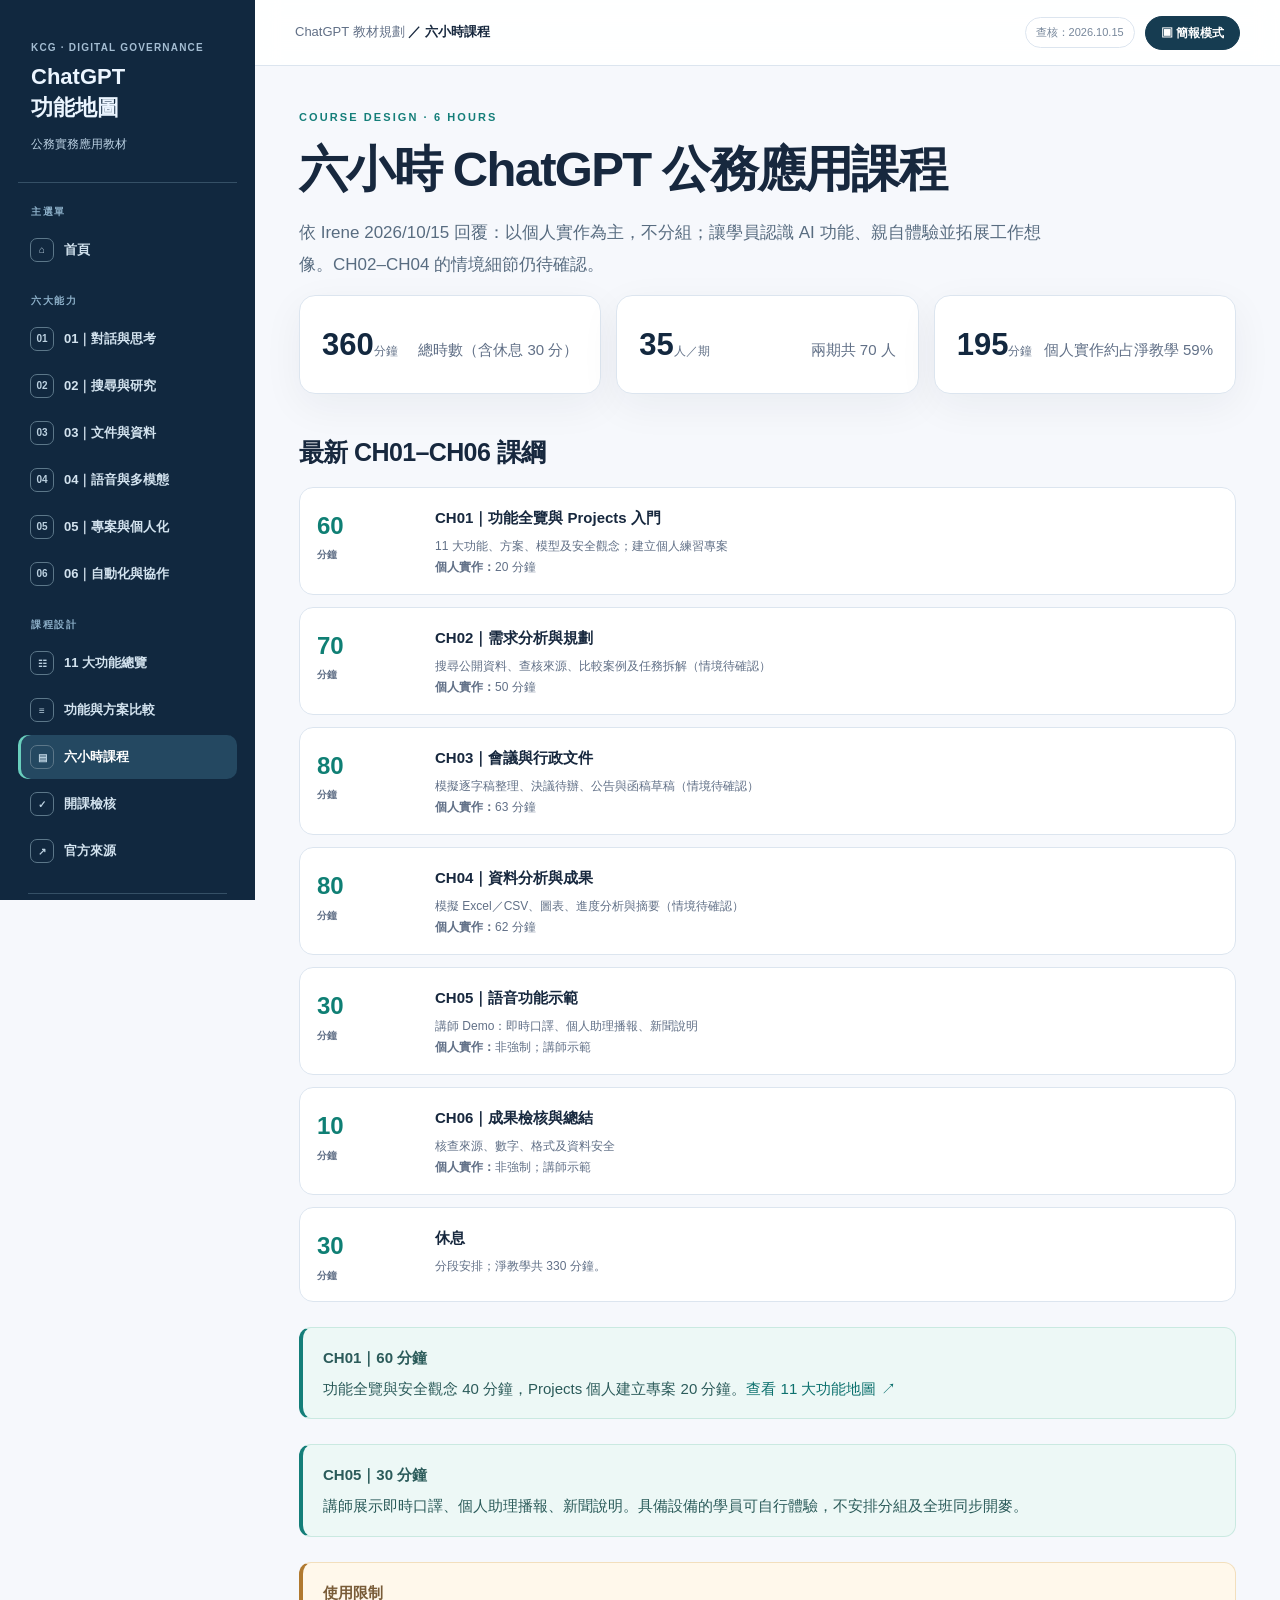
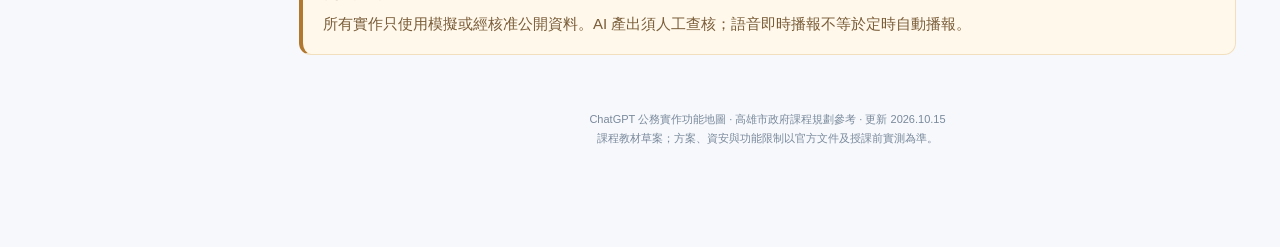
<file: pages/course.html>
<!DOCTYPE html>

<html lang="zh-Hant"><head><meta charset="utf-8"/><meta content="width=device-width,initial-scale=1" name="viewport"/><meta content="ChatGPT 公務實作功能地圖：六大能力、功能盤點與六小時課程規劃" name="description"/><title>ChatGPT 公務實作功能地圖</title><link href="../style.css" rel="stylesheet"/></head><body data-page="course" data-single="0"><div class="menu-overlay" id="menu-overlay"></div><div class="layout"><aside class="sidebar" id="sidebar"><div class="brand"><small>KCG · DIGITAL GOVERNANCE</small><strong>ChatGPT<br/>功能地圖</strong><span>公務實務應用教材</span></div><div class="nav-label">主選單</div><a class="nav-link" data-page="home" href="../index.html"><span class="n">⌂</span>首頁</a><div class="nav-label">六大能力</div><a class="nav-link" data-page="foundation" href="foundation.html"><span class="n">01</span>01｜對話與思考</a><a class="nav-link" data-page="research" href="research.html"><span class="n">02</span>02｜搜尋與研究</a><a class="nav-link" data-page="files" href="files.html"><span class="n">03</span>03｜文件與資料</a><a class="nav-link" data-page="multimodal" href="multimodal.html"><span class="n">04</span>04｜語音與多模態</a><a class="nav-link" data-page="knowledge" href="knowledge.html"><span class="n">05</span>05｜專案與個人化</a><a class="nav-link" data-page="automation" href="automation.html"><span class="n">06</span>06｜自動化與協作</a><div class="nav-label">課程設計</div><a class="nav-link" data-page="capabilities" href="capabilities.html"><span class="n">☷</span>11 大功能總覽</a><a class="nav-link" data-page="compare" href="compare.html"><span class="n">≡</span>功能與方案比較</a><a class="nav-link" data-page="course" href="course.html"><span class="n">▤</span>六小時課程</a><a class="nav-link" data-page="checklist" href="checklist.html"><span class="n">✓</span>開課檢核</a><a class="nav-link" data-page="sources" href="sources.html"><span class="n">↗</span>官方來源</a><div class="nav-foot">基準：2026.10.15 · 官方資訊已查核
情境：高雄智慧城市專案／KPMO</div></aside><div class="main"><header class="top"><div style="display:flex;align-items:center;gap:13px"><button aria-label="開啟導覽選單" class="hamburger" id="menu">☰</button><span class="crumb">ChatGPT 教材規劃 <b>／ <span id="crumb">首頁</span></b></span></div><div class="top-actions"><span class="date">查核：2026.10.15</span><a class="presentation-link" href="../slides.html" title="開啟 16:9 網頁簡報">▣  簡報模式</a></div></header><main class="content"><article data-pane="course" id="course-view"><div class="eyebrow">COURSE DESIGN · 6 HOURS</div><h1>六小時 ChatGPT 公務應用課程</h1><p class="lede">依 Irene 2026/10/15 回覆：以個人實作為主，不分組；讓學員認識 AI 功能、親自體驗並拓展工作想像。CH02–CH04 的情境細節仍待確認。</p><div class="grid-3"><div class="card metric"><div><strong>360</strong><span>分鐘</span></div><div class="subtle">總時數（含休息 30 分）</div></div><div class="card metric"><div><strong>35</strong><span>人／期</span></div><div class="subtle">兩期共 70 人</div></div><div class="card metric"><div><strong>195</strong><span>分鐘</span></div><div class="subtle">個人實作約占淨教學 59%</div></div></div><h2>最新 CH01–CH06 課綱</h2><div class="timeline"><div class="timeline-item"><div class="duration">60<small>分鐘</small></div><div><h3>CH01｜功能全覽與 Projects 入門</h3><p>11 大功能、方案、模型及安全觀念；建立個人練習專案<br/><b>個人實作：</b>20 分鐘</p></div></div><div class="timeline-item"><div class="duration">70<small>分鐘</small></div><div><h3>CH02｜需求分析與規劃</h3><p>搜尋公開資料、查核來源、比較案例及任務拆解（情境待確認）<br/><b>個人實作：</b>50 分鐘</p></div></div><div class="timeline-item"><div class="duration">80<small>分鐘</small></div><div><h3>CH03｜會議與行政文件</h3><p>模擬逐字稿整理、決議待辦、公告與函稿草稿（情境待確認）<br/><b>個人實作：</b>63 分鐘</p></div></div><div class="timeline-item"><div class="duration">80<small>分鐘</small></div><div><h3>CH04｜資料分析與成果</h3><p>模擬 Excel／CSV、圖表、進度分析與摘要（情境待確認）<br/><b>個人實作：</b>62 分鐘</p></div></div><div class="timeline-item"><div class="duration">30<small>分鐘</small></div><div><h3>CH05｜語音功能示範</h3><p>講師 Demo：即時口譯、個人助理播報、新聞說明<br/><b>個人實作：</b>非強制；講師示範</p></div></div><div class="timeline-item"><div class="duration">10<small>分鐘</small></div><div><h3>CH06｜成果檢核與總結</h3><p>核查來源、數字、格式及資料安全<br/><b>個人實作：</b>非強制；講師示範</p></div></div><div class="timeline-item"><div class="duration">30<small>分鐘</small></div><div><h3>休息</h3><p>分段安排；淨教學共 330 分鐘。</p></div></div></div><div class="hint"><strong>CH01｜60 分鐘</strong>功能全覽與安全觀念 40 分鐘，Projects 個人建立專案 20 分鐘。<a href="capabilities.html">查看 11 大功能地圖 ↗</a></div><div class="hint"><strong>CH05｜30 分鐘</strong>講師展示即時口譯、個人助理播報、新聞說明。具備設備的學員可自行體驗，不安排分組及全班同步開麥。</div><div class="hint warning"><strong>使用限制</strong>所有實作只使用模擬或經核准公開資料。AI 產出須人工查核；語音即時播報不等於定時自動播報。</div></article><div class="footer">ChatGPT 公務實作功能地圖 · 高雄市政府課程規劃參考 · 更新 2026.10.15<br/>課程教材草案；方案、資安與功能限制以官方文件及授課前實測為準。</div></main></div></div><script src="../app.js"></script></body></html>
</file>
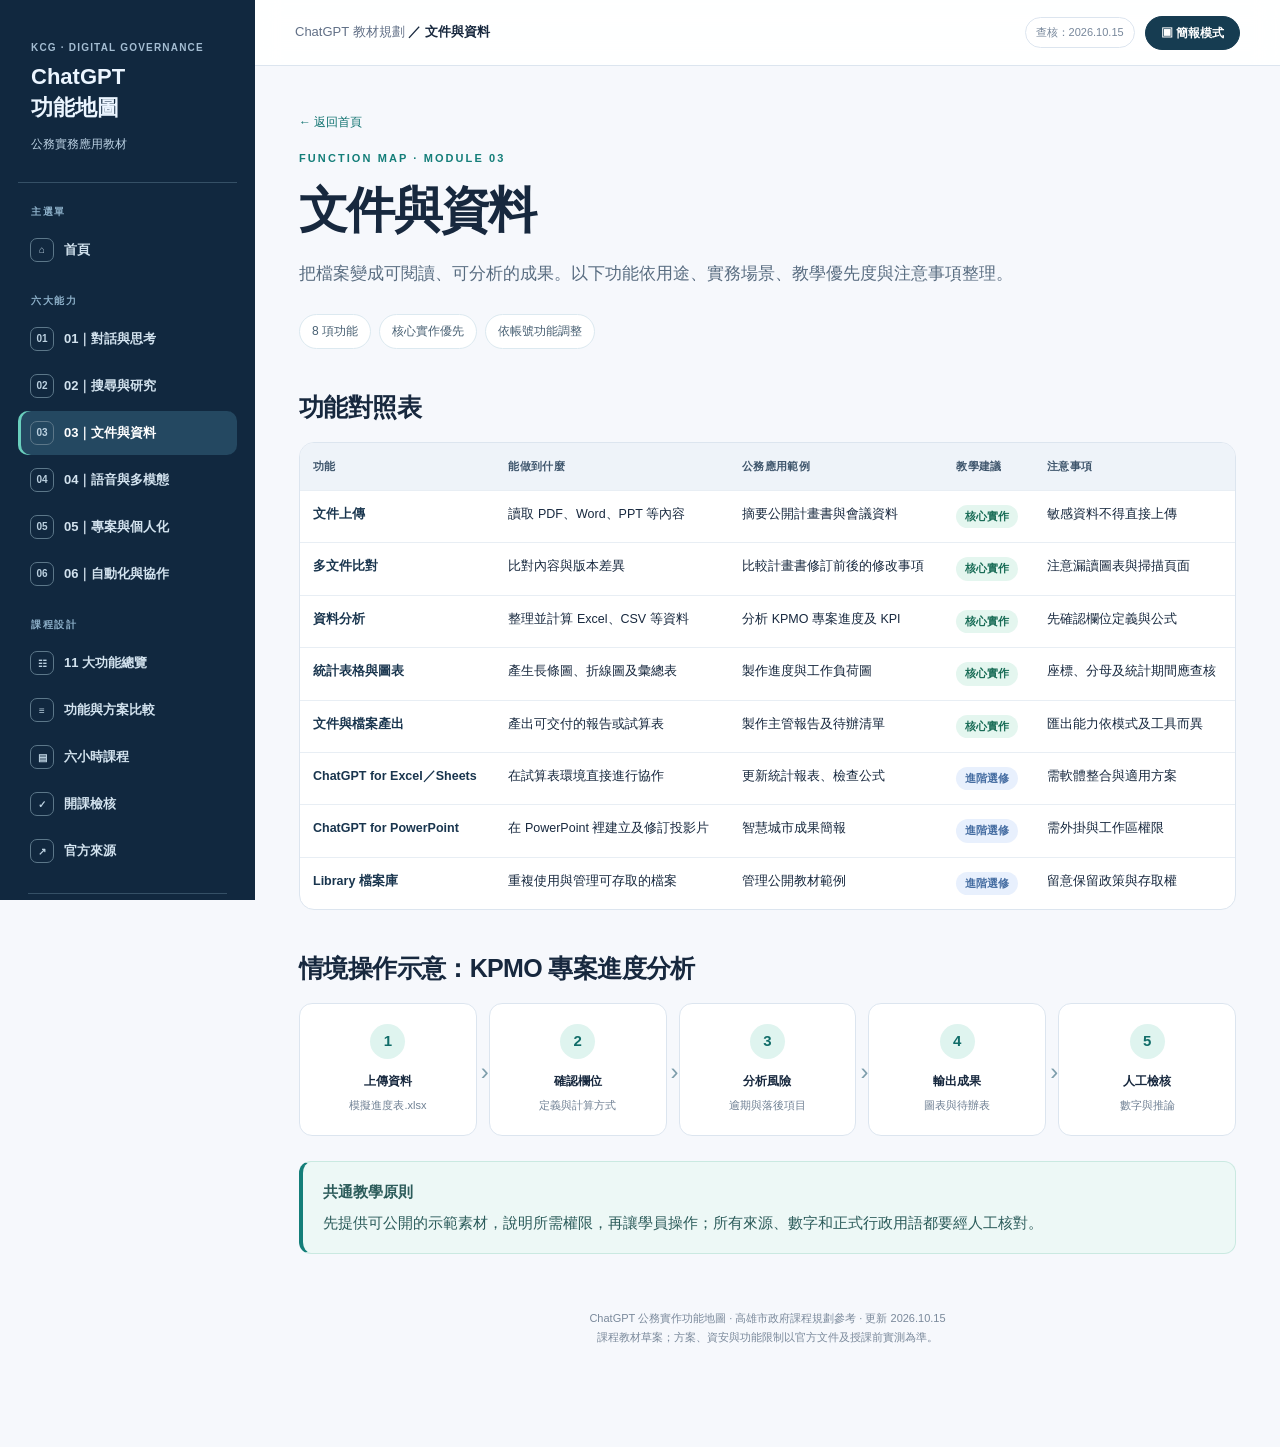
<file: pages/files.html>
<!DOCTYPE html>

<html lang="zh-Hant"><head><meta charset="utf-8"/><meta content="width=device-width,initial-scale=1" name="viewport"/><meta content="ChatGPT 公務實作功能地圖：六大能力、功能盤點與六小時課程規劃" name="description"/><title>ChatGPT 公務實作功能地圖</title><link href="../style.css" rel="stylesheet"/></head><body data-page="files" data-single="0"><div class="menu-overlay" id="menu-overlay"></div><div class="layout"><aside class="sidebar" id="sidebar"><div class="brand"><small>KCG · DIGITAL GOVERNANCE</small><strong>ChatGPT<br/>功能地圖</strong><span>公務實務應用教材</span></div><div class="nav-label">主選單</div><a class="nav-link" data-page="home" href="../index.html"><span class="n">⌂</span>首頁</a><div class="nav-label">六大能力</div><a class="nav-link" data-page="foundation" href="foundation.html"><span class="n">01</span>01｜對話與思考</a><a class="nav-link" data-page="research" href="research.html"><span class="n">02</span>02｜搜尋與研究</a><a class="nav-link" data-page="files" href="files.html"><span class="n">03</span>03｜文件與資料</a><a class="nav-link" data-page="multimodal" href="multimodal.html"><span class="n">04</span>04｜語音與多模態</a><a class="nav-link" data-page="knowledge" href="knowledge.html"><span class="n">05</span>05｜專案與個人化</a><a class="nav-link" data-page="automation" href="automation.html"><span class="n">06</span>06｜自動化與協作</a><div class="nav-label">課程設計</div><a class="nav-link" data-page="capabilities" href="capabilities.html"><span class="n">☷</span>11 大功能總覽</a><a class="nav-link" data-page="compare" href="compare.html"><span class="n">≡</span>功能與方案比較</a><a class="nav-link" data-page="course" href="course.html"><span class="n">▤</span>六小時課程</a><a class="nav-link" data-page="checklist" href="checklist.html"><span class="n">✓</span>開課檢核</a><a class="nav-link" data-page="sources" href="sources.html"><span class="n">↗</span>官方來源</a><div class="nav-foot">基準：2026.10.15 · 官方資訊已查核
情境：高雄智慧城市專案／KPMO</div></aside><div class="main"><header class="top"><div style="display:flex;align-items:center;gap:13px"><button aria-label="開啟導覽選單" class="hamburger" id="menu">☰</button><span class="crumb">ChatGPT 教材規劃 <b>／ <span id="crumb">首頁</span></b></span></div><div class="top-actions"><span class="date">查核：2026.10.15</span><a class="presentation-link" href="../slides.html" title="開啟 16:9 網頁簡報">▣  簡報模式</a></div></header><main class="content"><article data-pane="files" id="files-view"><a class="breadcrumbs-back" href="../index.html">← 返回首頁</a><div class="eyebrow">FUNCTION MAP · MODULE 03</div><h1>文件與資料</h1><p class="lede">把檔案變成可閱讀、可分析的成果。以下功能依用途、實務場景、教學優先度與注意事項整理。</p><div class="pillline"><span class="pill">8 項功能</span><span class="pill">核心實作優先</span><span class="pill">依帳號功能調整</span></div><h2>功能對照表</h2><div class="table-scroll"><table class="tbl"><thead><tr><th>功能</th><th>能做到什麼</th><th>公務應用範例</th><th>教學建議</th><th>注意事項</th></tr></thead><tbody><tr><td>文件上傳</td><td>讀取 PDF、Word、PPT 等內容</td><td>摘要公開計畫書與會議資料</td><td><span class="tag">核心實作</span></td><td>敏感資料不得直接上傳</td></tr><tr><td>多文件比對</td><td>比對內容與版本差異</td><td>比較計畫書修訂前後的修改事項</td><td><span class="tag">核心實作</span></td><td>注意漏讀圖表與掃描頁面</td></tr><tr><td>資料分析</td><td>整理並計算 Excel、CSV 等資料</td><td>分析 KPMO 專案進度及 KPI</td><td><span class="tag">核心實作</span></td><td>先確認欄位定義與公式</td></tr><tr><td>統計表格與圖表</td><td>產生長條圖、折線圖及彙總表</td><td>製作進度與工作負荷圖</td><td><span class="tag">核心實作</span></td><td>座標、分母及統計期間應查核</td></tr><tr><td>文件與檔案產出</td><td>產出可交付的報告或試算表</td><td>製作主管報告及待辦清單</td><td><span class="tag">核心實作</span></td><td>匯出能力依模式及工具而異</td></tr><tr><td>ChatGPT for Excel／Sheets</td><td>在試算表環境直接進行協作</td><td>更新統計報表、檢查公式</td><td><span class="tag optional">進階選修</span></td><td>需軟體整合與適用方案</td></tr><tr><td>ChatGPT for PowerPoint</td><td>在 PowerPoint 裡建立及修訂投影片</td><td>智慧城市成果簡報</td><td><span class="tag optional">進階選修</span></td><td>需外掛與工作區權限</td></tr><tr><td>Library 檔案庫</td><td>重複使用與管理可存取的檔案</td><td>管理公開教材範例</td><td><span class="tag optional">進階選修</span></td><td>留意保留政策與存取權</td></tr></tbody></table></div><h2>情境操作示意：KPMO 專案進度分析</h2><div class="steps"><div class="step"><div class="round">1</div><b>上傳資料</b><small>模擬進度表.xlsx</small></div><div class="step"><div class="round">2</div><b>確認欄位</b><small>定義與計算方式</small></div><div class="step"><div class="round">3</div><b>分析風險</b><small>逾期與落後項目</small></div><div class="step"><div class="round">4</div><b>輸出成果</b><small>圖表與待辦表</small></div><div class="step"><div class="round">5</div><b>人工檢核</b><small>數字與推論</small></div></div><div class="hint"><strong>共通教學原則</strong>先提供可公開的示範素材，說明所需權限，再讓學員操作；所有來源、數字和正式行政用語都要經人工核對。</div></article><div class="footer">ChatGPT 公務實作功能地圖 · 高雄市政府課程規劃參考 · 更新 2026.10.15<br/>課程教材草案；方案、資安與功能限制以官方文件及授課前實測為準。</div></main></div></div><script src="../app.js"></script></body></html>
</file>
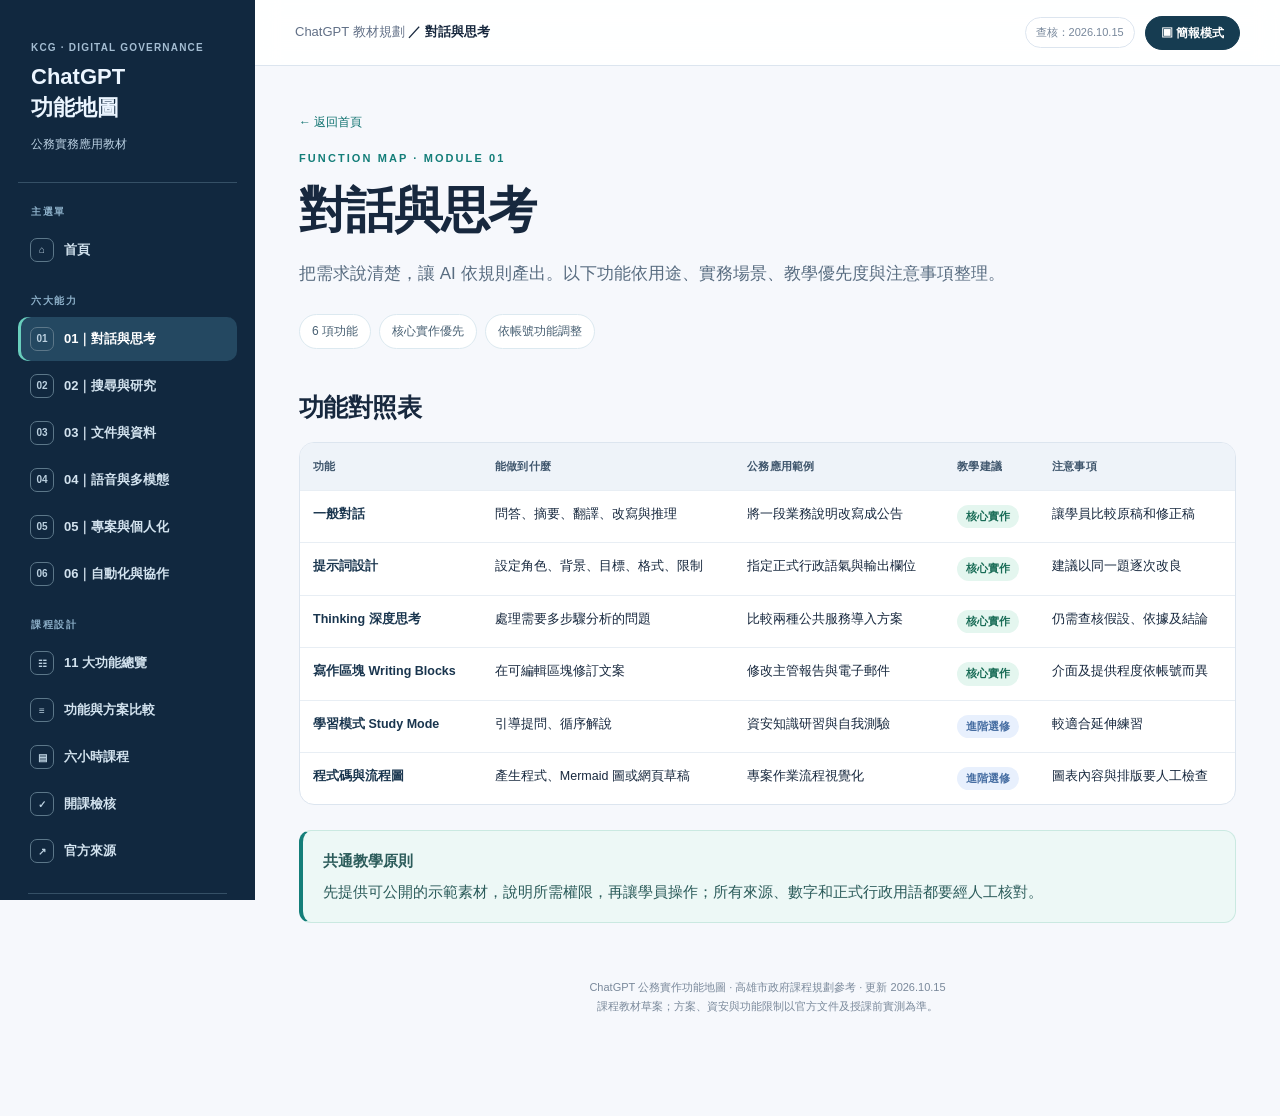
<file: pages/foundation.html>
<!DOCTYPE html>

<html lang="zh-Hant"><head><meta charset="utf-8"/><meta content="width=device-width,initial-scale=1" name="viewport"/><meta content="ChatGPT 公務實作功能地圖：六大能力、功能盤點與六小時課程規劃" name="description"/><title>ChatGPT 公務實作功能地圖</title><link href="../style.css" rel="stylesheet"/></head><body data-page="foundation" data-single="0"><div class="menu-overlay" id="menu-overlay"></div><div class="layout"><aside class="sidebar" id="sidebar"><div class="brand"><small>KCG · DIGITAL GOVERNANCE</small><strong>ChatGPT<br/>功能地圖</strong><span>公務實務應用教材</span></div><div class="nav-label">主選單</div><a class="nav-link" data-page="home" href="../index.html"><span class="n">⌂</span>首頁</a><div class="nav-label">六大能力</div><a class="nav-link" data-page="foundation" href="foundation.html"><span class="n">01</span>01｜對話與思考</a><a class="nav-link" data-page="research" href="research.html"><span class="n">02</span>02｜搜尋與研究</a><a class="nav-link" data-page="files" href="files.html"><span class="n">03</span>03｜文件與資料</a><a class="nav-link" data-page="multimodal" href="multimodal.html"><span class="n">04</span>04｜語音與多模態</a><a class="nav-link" data-page="knowledge" href="knowledge.html"><span class="n">05</span>05｜專案與個人化</a><a class="nav-link" data-page="automation" href="automation.html"><span class="n">06</span>06｜自動化與協作</a><div class="nav-label">課程設計</div><a class="nav-link" data-page="capabilities" href="capabilities.html"><span class="n">☷</span>11 大功能總覽</a><a class="nav-link" data-page="compare" href="compare.html"><span class="n">≡</span>功能與方案比較</a><a class="nav-link" data-page="course" href="course.html"><span class="n">▤</span>六小時課程</a><a class="nav-link" data-page="checklist" href="checklist.html"><span class="n">✓</span>開課檢核</a><a class="nav-link" data-page="sources" href="sources.html"><span class="n">↗</span>官方來源</a><div class="nav-foot">基準：2026.10.15 · 官方資訊已查核
情境：高雄智慧城市專案／KPMO</div></aside><div class="main"><header class="top"><div style="display:flex;align-items:center;gap:13px"><button aria-label="開啟導覽選單" class="hamburger" id="menu">☰</button><span class="crumb">ChatGPT 教材規劃 <b>／ <span id="crumb">首頁</span></b></span></div><div class="top-actions"><span class="date">查核：2026.10.15</span><a class="presentation-link" href="../slides.html" title="開啟 16:9 網頁簡報">▣  簡報模式</a></div></header><main class="content"><article data-pane="foundation" id="foundation-view"><a class="breadcrumbs-back" href="../index.html">← 返回首頁</a><div class="eyebrow">FUNCTION MAP · MODULE 01</div><h1>對話與思考</h1><p class="lede">把需求說清楚，讓 AI 依規則產出。以下功能依用途、實務場景、教學優先度與注意事項整理。</p><div class="pillline"><span class="pill">6 項功能</span><span class="pill">核心實作優先</span><span class="pill">依帳號功能調整</span></div><h2>功能對照表</h2><div class="table-scroll"><table class="tbl"><thead><tr><th>功能</th><th>能做到什麼</th><th>公務應用範例</th><th>教學建議</th><th>注意事項</th></tr></thead><tbody><tr><td>一般對話</td><td>問答、摘要、翻譯、改寫與推理</td><td>將一段業務說明改寫成公告</td><td><span class="tag">核心實作</span></td><td>讓學員比較原稿和修正稿</td></tr><tr><td>提示詞設計</td><td>設定角色、背景、目標、格式、限制</td><td>指定正式行政語氣與輸出欄位</td><td><span class="tag">核心實作</span></td><td>建議以同一題逐次改良</td></tr><tr><td>Thinking 深度思考</td><td>處理需要多步驟分析的問題</td><td>比較兩種公共服務導入方案</td><td><span class="tag">核心實作</span></td><td>仍需查核假設、依據及結論</td></tr><tr><td>寫作區塊 Writing Blocks</td><td>在可編輯區塊修訂文案</td><td>修改主管報告與電子郵件</td><td><span class="tag">核心實作</span></td><td>介面及提供程度依帳號而異</td></tr><tr><td>學習模式 Study Mode</td><td>引導提問、循序解說</td><td>資安知識研習與自我測驗</td><td><span class="tag optional">進階選修</span></td><td>較適合延伸練習</td></tr><tr><td>程式碼與流程圖</td><td>產生程式、Mermaid 圖或網頁草稿</td><td>專案作業流程視覺化</td><td><span class="tag optional">進階選修</span></td><td>圖表內容與排版要人工檢查</td></tr></tbody></table></div><div class="hint"><strong>共通教學原則</strong>先提供可公開的示範素材，說明所需權限，再讓學員操作；所有來源、數字和正式行政用語都要經人工核對。</div></article><div class="footer">ChatGPT 公務實作功能地圖 · 高雄市政府課程規劃參考 · 更新 2026.10.15<br/>課程教材草案；方案、資安與功能限制以官方文件及授課前實測為準。</div></main></div></div><script src="../app.js"></script></body></html>
</file>
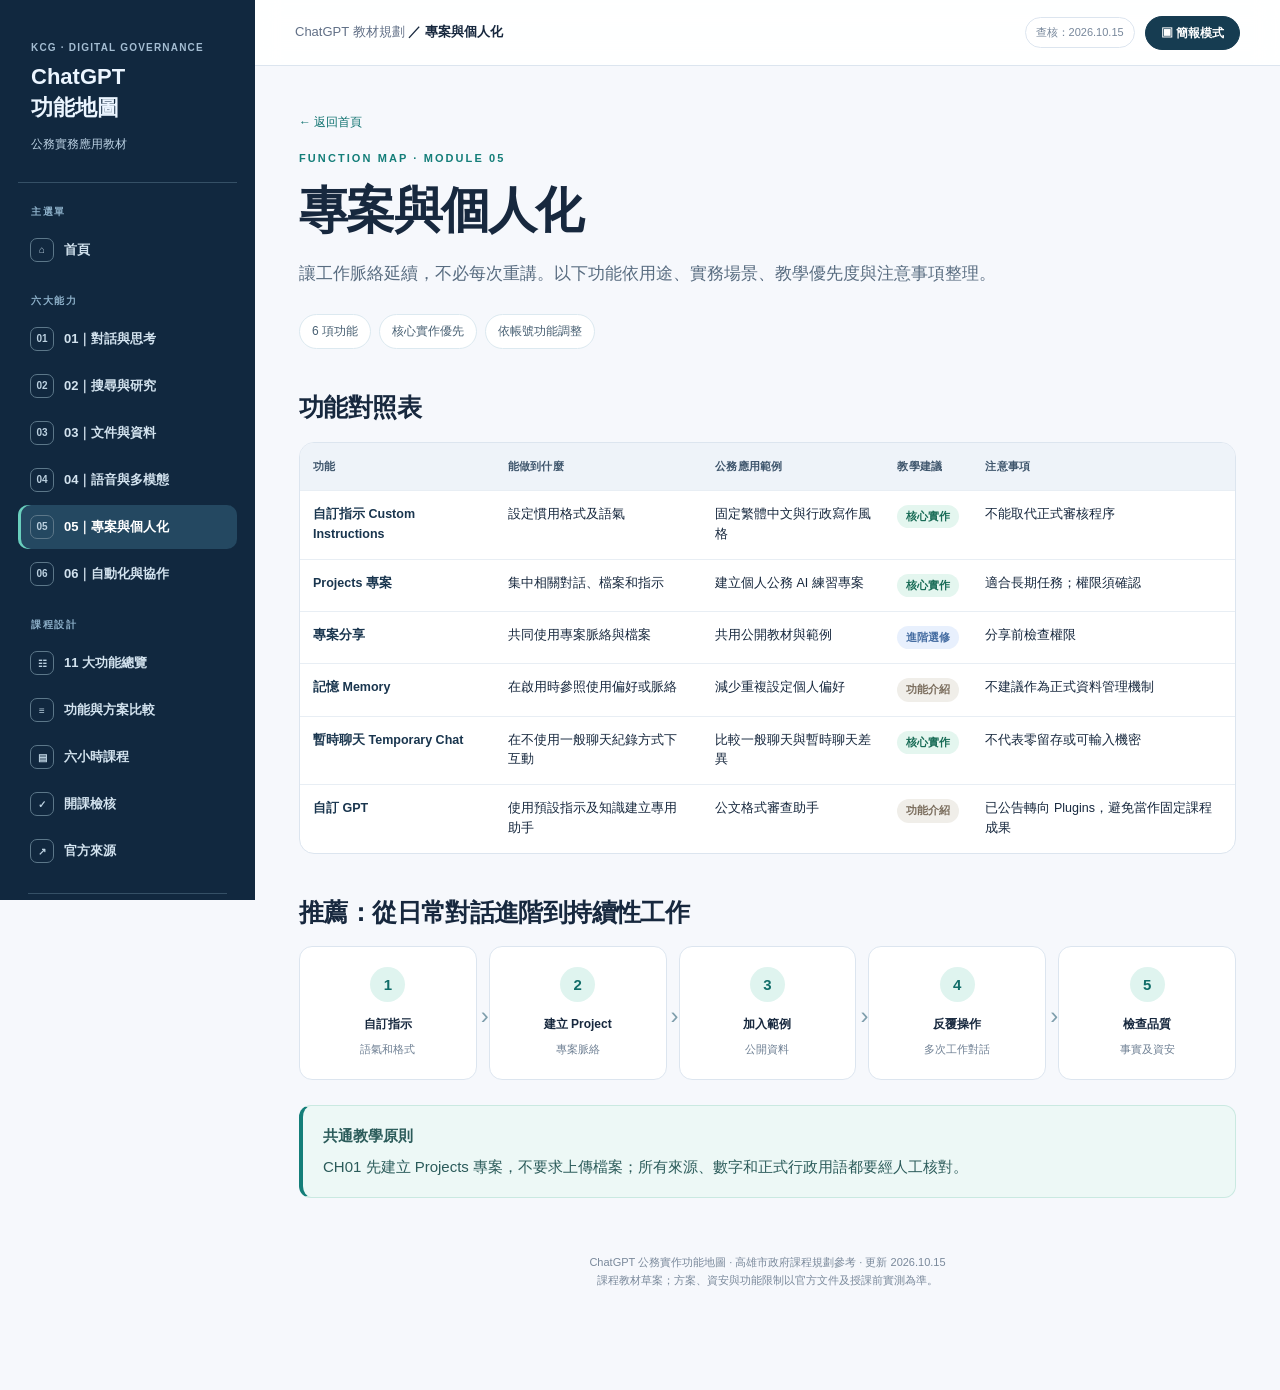
<file: pages/knowledge.html>
<!DOCTYPE html>

<html lang="zh-Hant"><head><meta charset="utf-8"/><meta content="width=device-width,initial-scale=1" name="viewport"/><meta content="ChatGPT 公務實作功能地圖：六大能力、功能盤點與六小時課程規劃" name="description"/><title>ChatGPT 公務實作功能地圖</title><link href="../style.css" rel="stylesheet"/></head><body data-page="knowledge" data-single="0"><div class="menu-overlay" id="menu-overlay"></div><div class="layout"><aside class="sidebar" id="sidebar"><div class="brand"><small>KCG · DIGITAL GOVERNANCE</small><strong>ChatGPT<br/>功能地圖</strong><span>公務實務應用教材</span></div><div class="nav-label">主選單</div><a class="nav-link" data-page="home" href="../index.html"><span class="n">⌂</span>首頁</a><div class="nav-label">六大能力</div><a class="nav-link" data-page="foundation" href="foundation.html"><span class="n">01</span>01｜對話與思考</a><a class="nav-link" data-page="research" href="research.html"><span class="n">02</span>02｜搜尋與研究</a><a class="nav-link" data-page="files" href="files.html"><span class="n">03</span>03｜文件與資料</a><a class="nav-link" data-page="multimodal" href="multimodal.html"><span class="n">04</span>04｜語音與多模態</a><a class="nav-link" data-page="knowledge" href="knowledge.html"><span class="n">05</span>05｜專案與個人化</a><a class="nav-link" data-page="automation" href="automation.html"><span class="n">06</span>06｜自動化與協作</a><div class="nav-label">課程設計</div><a class="nav-link" data-page="capabilities" href="capabilities.html"><span class="n">☷</span>11 大功能總覽</a><a class="nav-link" data-page="compare" href="compare.html"><span class="n">≡</span>功能與方案比較</a><a class="nav-link" data-page="course" href="course.html"><span class="n">▤</span>六小時課程</a><a class="nav-link" data-page="checklist" href="checklist.html"><span class="n">✓</span>開課檢核</a><a class="nav-link" data-page="sources" href="sources.html"><span class="n">↗</span>官方來源</a><div class="nav-foot">基準：2026.10.15 · 官方資訊已查核
情境：高雄智慧城市專案／KPMO</div></aside><div class="main"><header class="top"><div style="display:flex;align-items:center;gap:13px"><button aria-label="開啟導覽選單" class="hamburger" id="menu">☰</button><span class="crumb">ChatGPT 教材規劃 <b>／ <span id="crumb">首頁</span></b></span></div><div class="top-actions"><span class="date">查核：2026.10.15</span><a class="presentation-link" href="../slides.html" title="開啟 16:9 網頁簡報">▣  簡報模式</a></div></header><main class="content"><article data-pane="knowledge" id="knowledge-view"><a class="breadcrumbs-back" href="../index.html">← 返回首頁</a><div class="eyebrow">FUNCTION MAP · MODULE 05</div><h1>專案與個人化</h1><p class="lede">讓工作脈絡延續，不必每次重講。以下功能依用途、實務場景、教學優先度與注意事項整理。</p><div class="pillline"><span class="pill">6 項功能</span><span class="pill">核心實作優先</span><span class="pill">依帳號功能調整</span></div><h2>功能對照表</h2><div class="table-scroll"><table class="tbl"><thead><tr><th>功能</th><th>能做到什麼</th><th>公務應用範例</th><th>教學建議</th><th>注意事項</th></tr></thead><tbody><tr><td>自訂指示 Custom Instructions</td><td>設定慣用格式及語氣</td><td>固定繁體中文與行政寫作風格</td><td><span class="tag">核心實作</span></td><td>不能取代正式審核程序</td></tr><tr><td>Projects 專案</td><td>集中相關對話、檔案和指示</td><td>建立個人公務 AI 練習專案</td><td><span class="tag">核心實作</span></td><td>適合長期任務；權限須確認</td></tr><tr><td>專案分享</td><td>共同使用專案脈絡與檔案</td><td>共用公開教材與範例</td><td><span class="tag optional">進階選修</span></td><td>分享前檢查權限</td></tr><tr><td>記憶 Memory</td><td>在啟用時參照使用偏好或脈絡</td><td>減少重複設定個人偏好</td><td><span class="tag demo">功能介紹</span></td><td>不建議作為正式資料管理機制</td></tr><tr><td>暫時聊天 Temporary Chat</td><td>在不使用一般聊天紀錄方式下互動</td><td>比較一般聊天與暫時聊天差異</td><td><span class="tag">核心實作</span></td><td>不代表零留存或可輸入機密</td></tr><tr><td>自訂 GPT</td><td>使用預設指示及知識建立專用助手</td><td>公文格式審查助手</td><td><span class="tag demo">功能介紹</span></td><td>已公告轉向 Plugins，避免當作固定課程成果</td></tr></tbody></table></div><h2>推薦：從日常對話進階到持續性工作</h2><div class="steps"><div class="step"><div class="round">1</div><b>自訂指示</b><small>語氣和格式</small></div><div class="step"><div class="round">2</div><b>建立 Project</b><small>專案脈絡</small></div><div class="step"><div class="round">3</div><b>加入範例</b><small>公開資料</small></div><div class="step"><div class="round">4</div><b>反覆操作</b><small>多次工作對話</small></div><div class="step"><div class="round">5</div><b>檢查品質</b><small>事實及資安</small></div></div><div class="hint"><strong>共通教學原則</strong>CH01 先建立 Projects 專案，不要求上傳檔案；所有來源、數字和正式行政用語都要經人工核對。</div></article><div class="footer">ChatGPT 公務實作功能地圖 · 高雄市政府課程規劃參考 · 更新 2026.10.15<br/>課程教材草案；方案、資安與功能限制以官方文件及授課前實測為準。</div></main></div></div><script src="../app.js"></script></body></html>
</file>
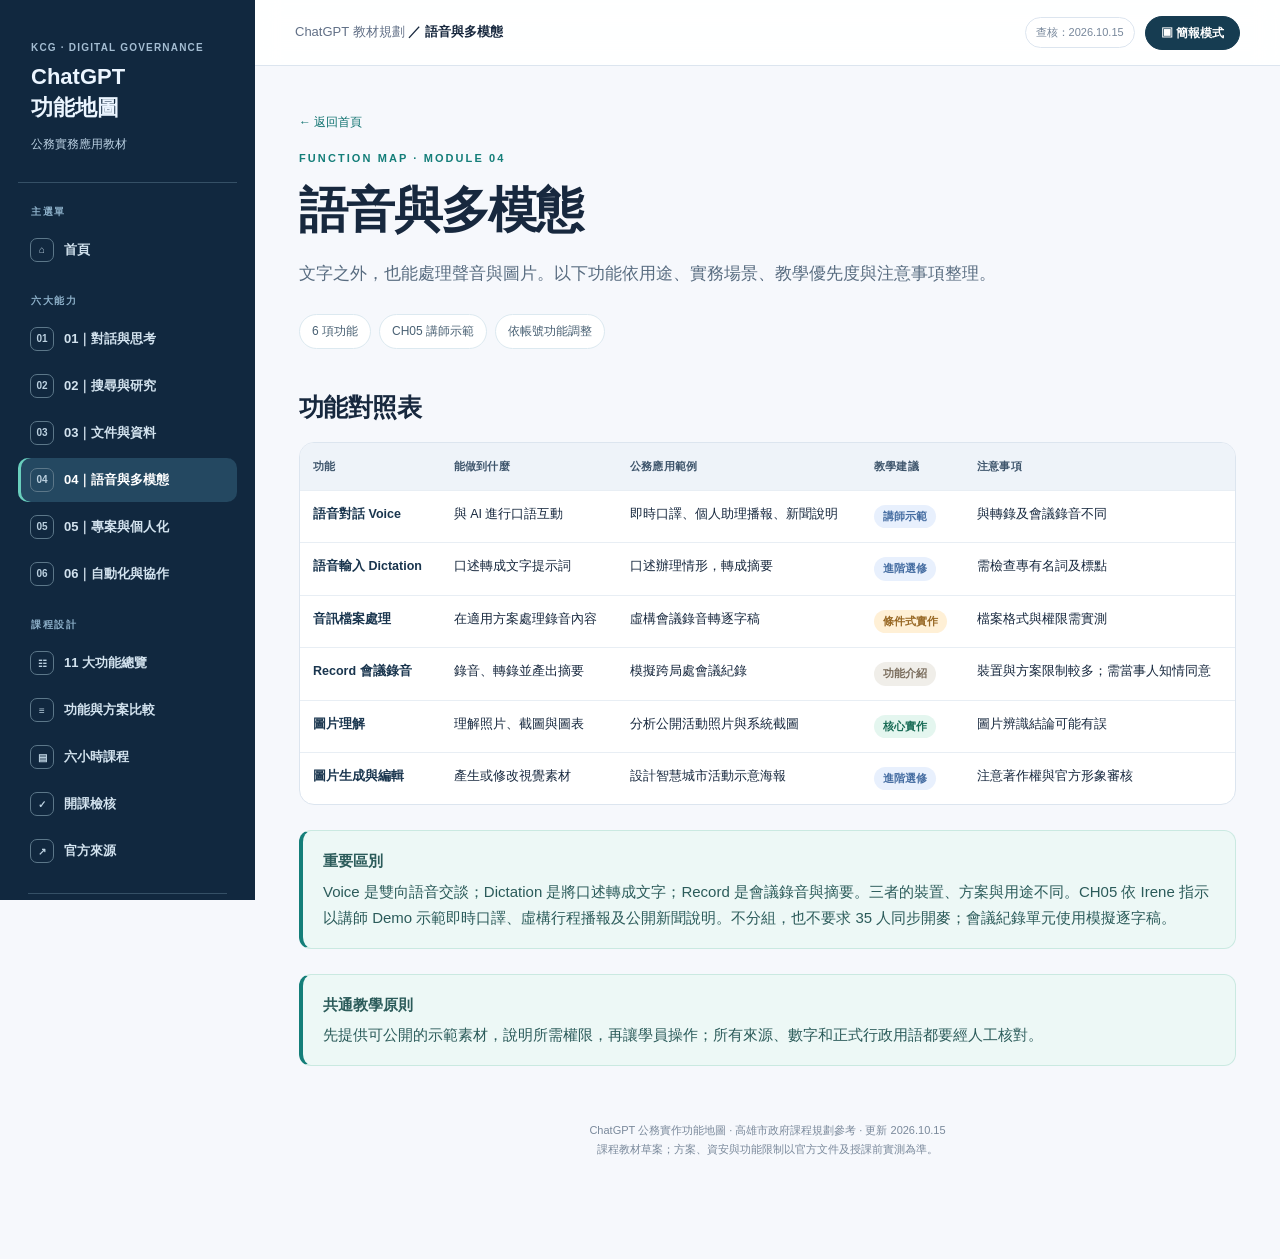
<file: pages/multimodal.html>
<!DOCTYPE html>

<html lang="zh-Hant"><head><meta charset="utf-8"/><meta content="width=device-width,initial-scale=1" name="viewport"/><meta content="ChatGPT 公務實作功能地圖：六大能力、功能盤點與六小時課程規劃" name="description"/><title>ChatGPT 公務實作功能地圖</title><link href="../style.css" rel="stylesheet"/></head><body data-page="multimodal" data-single="0"><div class="menu-overlay" id="menu-overlay"></div><div class="layout"><aside class="sidebar" id="sidebar"><div class="brand"><small>KCG · DIGITAL GOVERNANCE</small><strong>ChatGPT<br/>功能地圖</strong><span>公務實務應用教材</span></div><div class="nav-label">主選單</div><a class="nav-link" data-page="home" href="../index.html"><span class="n">⌂</span>首頁</a><div class="nav-label">六大能力</div><a class="nav-link" data-page="foundation" href="foundation.html"><span class="n">01</span>01｜對話與思考</a><a class="nav-link" data-page="research" href="research.html"><span class="n">02</span>02｜搜尋與研究</a><a class="nav-link" data-page="files" href="files.html"><span class="n">03</span>03｜文件與資料</a><a class="nav-link" data-page="multimodal" href="multimodal.html"><span class="n">04</span>04｜語音與多模態</a><a class="nav-link" data-page="knowledge" href="knowledge.html"><span class="n">05</span>05｜專案與個人化</a><a class="nav-link" data-page="automation" href="automation.html"><span class="n">06</span>06｜自動化與協作</a><div class="nav-label">課程設計</div><a class="nav-link" data-page="capabilities" href="capabilities.html"><span class="n">☷</span>11 大功能總覽</a><a class="nav-link" data-page="compare" href="compare.html"><span class="n">≡</span>功能與方案比較</a><a class="nav-link" data-page="course" href="course.html"><span class="n">▤</span>六小時課程</a><a class="nav-link" data-page="checklist" href="checklist.html"><span class="n">✓</span>開課檢核</a><a class="nav-link" data-page="sources" href="sources.html"><span class="n">↗</span>官方來源</a><div class="nav-foot">基準：2026.10.15 · 官方資訊已查核
情境：高雄智慧城市專案／KPMO</div></aside><div class="main"><header class="top"><div style="display:flex;align-items:center;gap:13px"><button aria-label="開啟導覽選單" class="hamburger" id="menu">☰</button><span class="crumb">ChatGPT 教材規劃 <b>／ <span id="crumb">首頁</span></b></span></div><div class="top-actions"><span class="date">查核：2026.10.15</span><a class="presentation-link" href="../slides.html" title="開啟 16:9 網頁簡報">▣  簡報模式</a></div></header><main class="content"><article data-pane="multimodal" id="multimodal-view"><a class="breadcrumbs-back" href="../index.html">← 返回首頁</a><div class="eyebrow">FUNCTION MAP · MODULE 04</div><h1>語音與多模態</h1><p class="lede">文字之外，也能處理聲音與圖片。以下功能依用途、實務場景、教學優先度與注意事項整理。</p><div class="pillline"><span class="pill">6 項功能</span><span class="pill">CH05 講師示範</span><span class="pill">依帳號功能調整</span></div><h2>功能對照表</h2><div class="table-scroll"><table class="tbl"><thead><tr><th>功能</th><th>能做到什麼</th><th>公務應用範例</th><th>教學建議</th><th>注意事項</th></tr></thead><tbody><tr><td>語音對話 Voice</td><td>與 AI 進行口語互動</td><td>即時口譯、個人助理播報、新聞說明</td><td><span class="tag optional">講師示範</span></td><td>與轉錄及會議錄音不同</td></tr><tr><td>語音輸入 Dictation</td><td>口述轉成文字提示詞</td><td>口述辦理情形，轉成摘要</td><td><span class="tag optional">進階選修</span></td><td>需檢查專有名詞及標點</td></tr><tr><td>音訊檔案處理</td><td>在適用方案處理錄音內容</td><td>虛構會議錄音轉逐字稿</td><td><span class="tag conditional">條件式實作</span></td><td>檔案格式與權限需實測</td></tr><tr><td>Record 會議錄音</td><td>錄音、轉錄並產出摘要</td><td>模擬跨局處會議紀錄</td><td><span class="tag demo">功能介紹</span></td><td>裝置與方案限制較多；需當事人知情同意</td></tr><tr><td>圖片理解</td><td>理解照片、截圖與圖表</td><td>分析公開活動照片與系統截圖</td><td><span class="tag">核心實作</span></td><td>圖片辨識結論可能有誤</td></tr><tr><td>圖片生成與編輯</td><td>產生或修改視覺素材</td><td>設計智慧城市活動示意海報</td><td><span class="tag optional">進階選修</span></td><td>注意著作權與官方形象審核</td></tr></tbody></table></div><div class="hint"><strong>重要區別</strong>Voice 是雙向語音交談；Dictation 是將口述轉成文字；Record 是會議錄音與摘要。三者的裝置、方案與用途不同。CH05 依 Irene 指示以講師 Demo 示範即時口譯、虛構行程播報及公開新聞說明。不分組，也不要求 35 人同步開麥；會議紀錄單元使用模擬逐字稿。</div><div class="hint"><strong>共通教學原則</strong>先提供可公開的示範素材，說明所需權限，再讓學員操作；所有來源、數字和正式行政用語都要經人工核對。</div></article><div class="footer">ChatGPT 公務實作功能地圖 · 高雄市政府課程規劃參考 · 更新 2026.10.15<br/>課程教材草案；方案、資安與功能限制以官方文件及授課前實測為準。</div></main></div></div><script src="../app.js"></script></body></html>
</file>
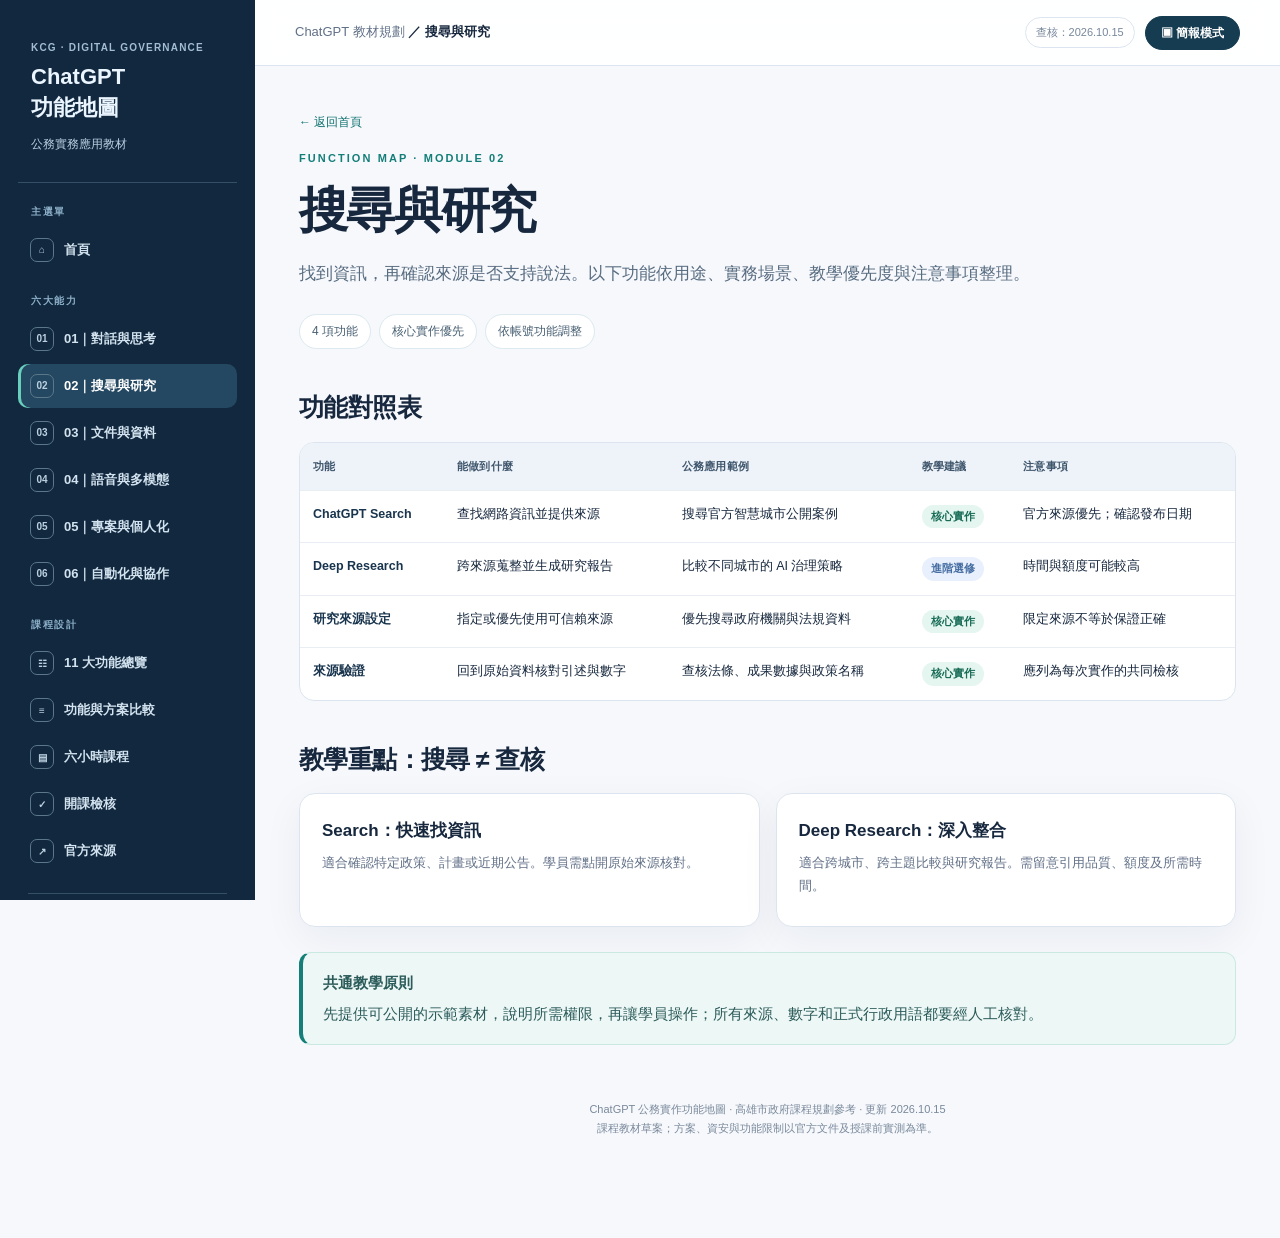
<file: pages/research.html>
<!DOCTYPE html>

<html lang="zh-Hant"><head><meta charset="utf-8"/><meta content="width=device-width,initial-scale=1" name="viewport"/><meta content="ChatGPT 公務實作功能地圖：六大能力、功能盤點與六小時課程規劃" name="description"/><title>ChatGPT 公務實作功能地圖</title><link href="../style.css" rel="stylesheet"/></head><body data-page="research" data-single="0"><div class="menu-overlay" id="menu-overlay"></div><div class="layout"><aside class="sidebar" id="sidebar"><div class="brand"><small>KCG · DIGITAL GOVERNANCE</small><strong>ChatGPT<br/>功能地圖</strong><span>公務實務應用教材</span></div><div class="nav-label">主選單</div><a class="nav-link" data-page="home" href="../index.html"><span class="n">⌂</span>首頁</a><div class="nav-label">六大能力</div><a class="nav-link" data-page="foundation" href="foundation.html"><span class="n">01</span>01｜對話與思考</a><a class="nav-link" data-page="research" href="research.html"><span class="n">02</span>02｜搜尋與研究</a><a class="nav-link" data-page="files" href="files.html"><span class="n">03</span>03｜文件與資料</a><a class="nav-link" data-page="multimodal" href="multimodal.html"><span class="n">04</span>04｜語音與多模態</a><a class="nav-link" data-page="knowledge" href="knowledge.html"><span class="n">05</span>05｜專案與個人化</a><a class="nav-link" data-page="automation" href="automation.html"><span class="n">06</span>06｜自動化與協作</a><div class="nav-label">課程設計</div><a class="nav-link" data-page="capabilities" href="capabilities.html"><span class="n">☷</span>11 大功能總覽</a><a class="nav-link" data-page="compare" href="compare.html"><span class="n">≡</span>功能與方案比較</a><a class="nav-link" data-page="course" href="course.html"><span class="n">▤</span>六小時課程</a><a class="nav-link" data-page="checklist" href="checklist.html"><span class="n">✓</span>開課檢核</a><a class="nav-link" data-page="sources" href="sources.html"><span class="n">↗</span>官方來源</a><div class="nav-foot">基準：2026.10.15 · 官方資訊已查核
情境：高雄智慧城市專案／KPMO</div></aside><div class="main"><header class="top"><div style="display:flex;align-items:center;gap:13px"><button aria-label="開啟導覽選單" class="hamburger" id="menu">☰</button><span class="crumb">ChatGPT 教材規劃 <b>／ <span id="crumb">首頁</span></b></span></div><div class="top-actions"><span class="date">查核：2026.10.15</span><a class="presentation-link" href="../slides.html" title="開啟 16:9 網頁簡報">▣  簡報模式</a></div></header><main class="content"><article data-pane="research" id="research-view"><a class="breadcrumbs-back" href="../index.html">← 返回首頁</a><div class="eyebrow">FUNCTION MAP · MODULE 02</div><h1>搜尋與研究</h1><p class="lede">找到資訊，再確認來源是否支持說法。以下功能依用途、實務場景、教學優先度與注意事項整理。</p><div class="pillline"><span class="pill">4 項功能</span><span class="pill">核心實作優先</span><span class="pill">依帳號功能調整</span></div><h2>功能對照表</h2><div class="table-scroll"><table class="tbl"><thead><tr><th>功能</th><th>能做到什麼</th><th>公務應用範例</th><th>教學建議</th><th>注意事項</th></tr></thead><tbody><tr><td>ChatGPT Search</td><td>查找網路資訊並提供來源</td><td>搜尋官方智慧城市公開案例</td><td><span class="tag">核心實作</span></td><td>官方來源優先；確認發布日期</td></tr><tr><td>Deep Research</td><td>跨來源蒐整並生成研究報告</td><td>比較不同城市的 AI 治理策略</td><td><span class="tag optional">進階選修</span></td><td>時間與額度可能較高</td></tr><tr><td>研究來源設定</td><td>指定或優先使用可信賴來源</td><td>優先搜尋政府機關與法規資料</td><td><span class="tag">核心實作</span></td><td>限定來源不等於保證正確</td></tr><tr><td>來源驗證</td><td>回到原始資料核對引述與數字</td><td>查核法條、成果數據與政策名稱</td><td><span class="tag">核心實作</span></td><td>應列為每次實作的共同檢核</td></tr></tbody></table></div><h2>教學重點：搜尋 ≠ 查核</h2><div class="grid-2"><div class="card"><h3>Search：快速找資訊</h3><p>適合確認特定政策、計畫或近期公告。學員需點開原始來源核對。</p></div><div class="card"><h3>Deep Research：深入整合</h3><p>適合跨城市、跨主題比較與研究報告。需留意引用品質、額度及所需時間。</p></div></div><div class="hint"><strong>共通教學原則</strong>先提供可公開的示範素材，說明所需權限，再讓學員操作；所有來源、數字和正式行政用語都要經人工核對。</div></article><div class="footer">ChatGPT 公務實作功能地圖 · 高雄市政府課程規劃參考 · 更新 2026.10.15<br/>課程教材草案；方案、資安與功能限制以官方文件及授課前實測為準。</div></main></div></div><script src="../app.js"></script></body></html>
</file>
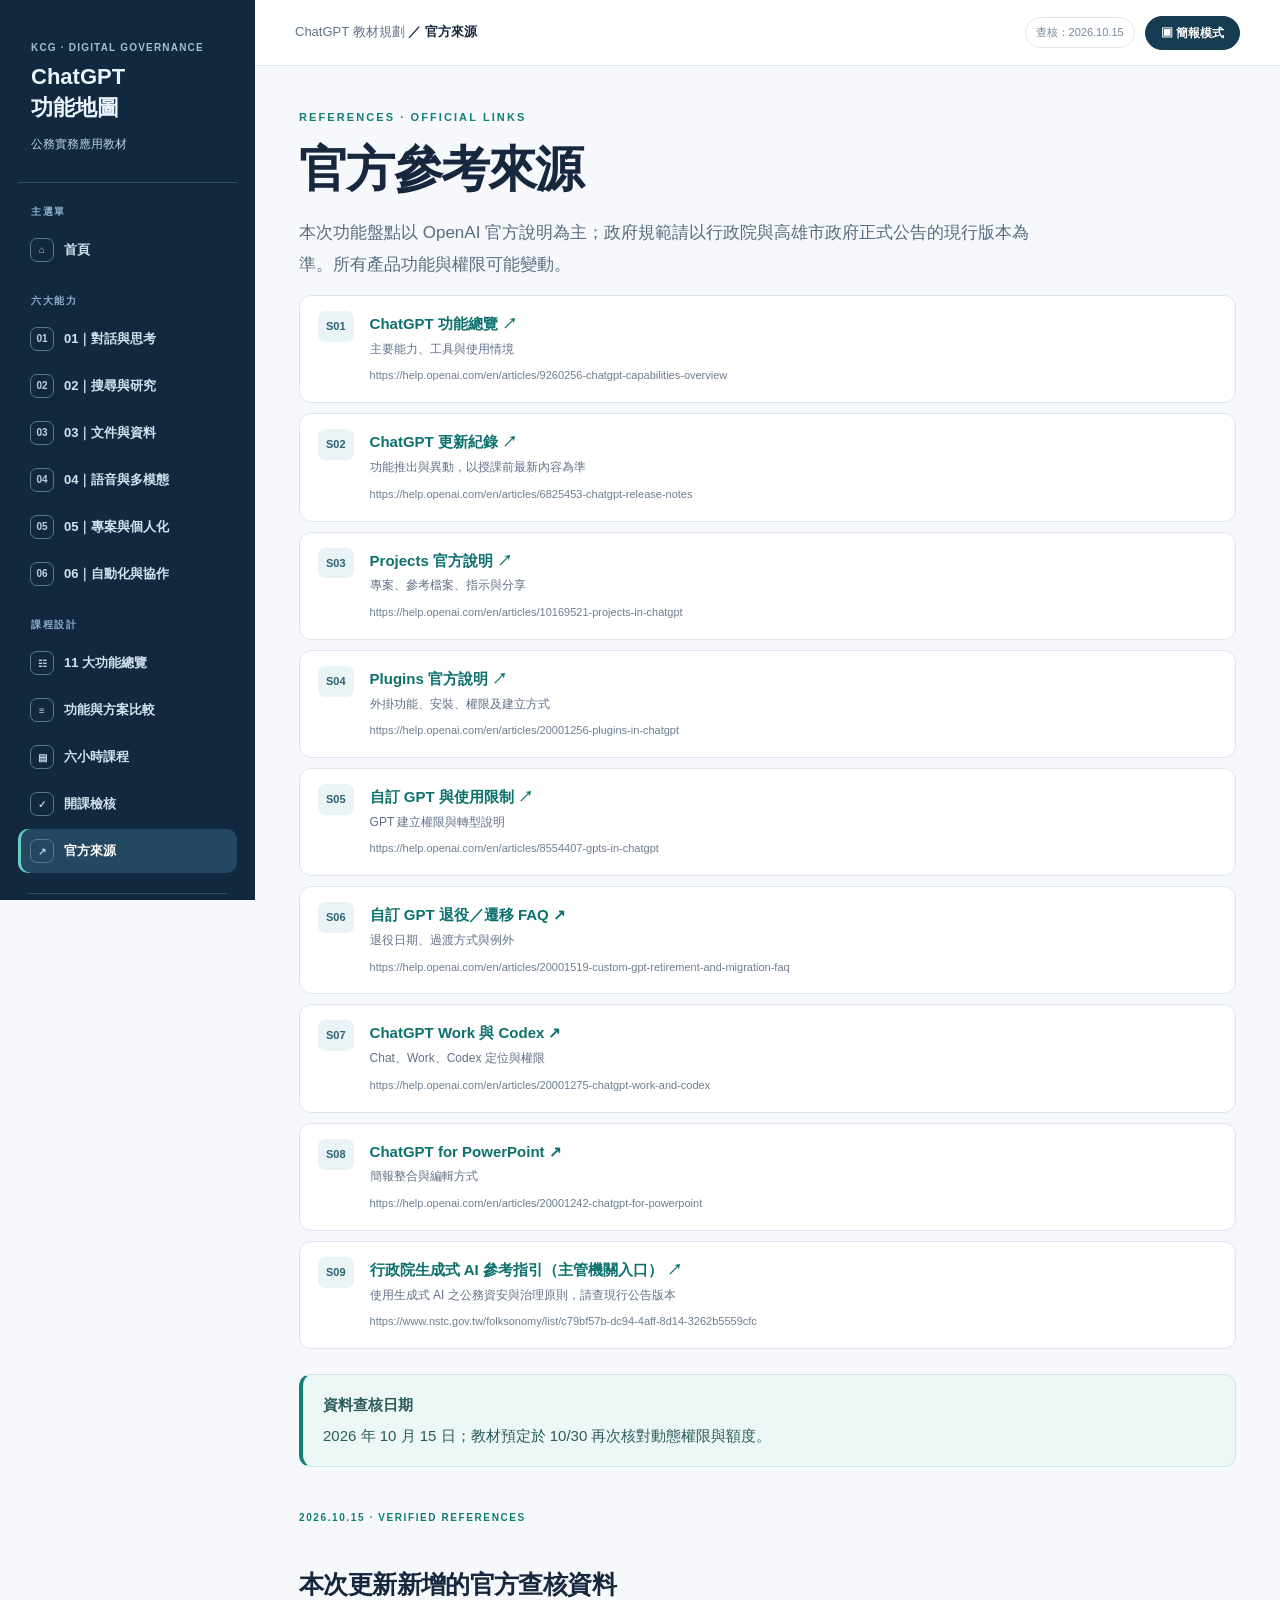
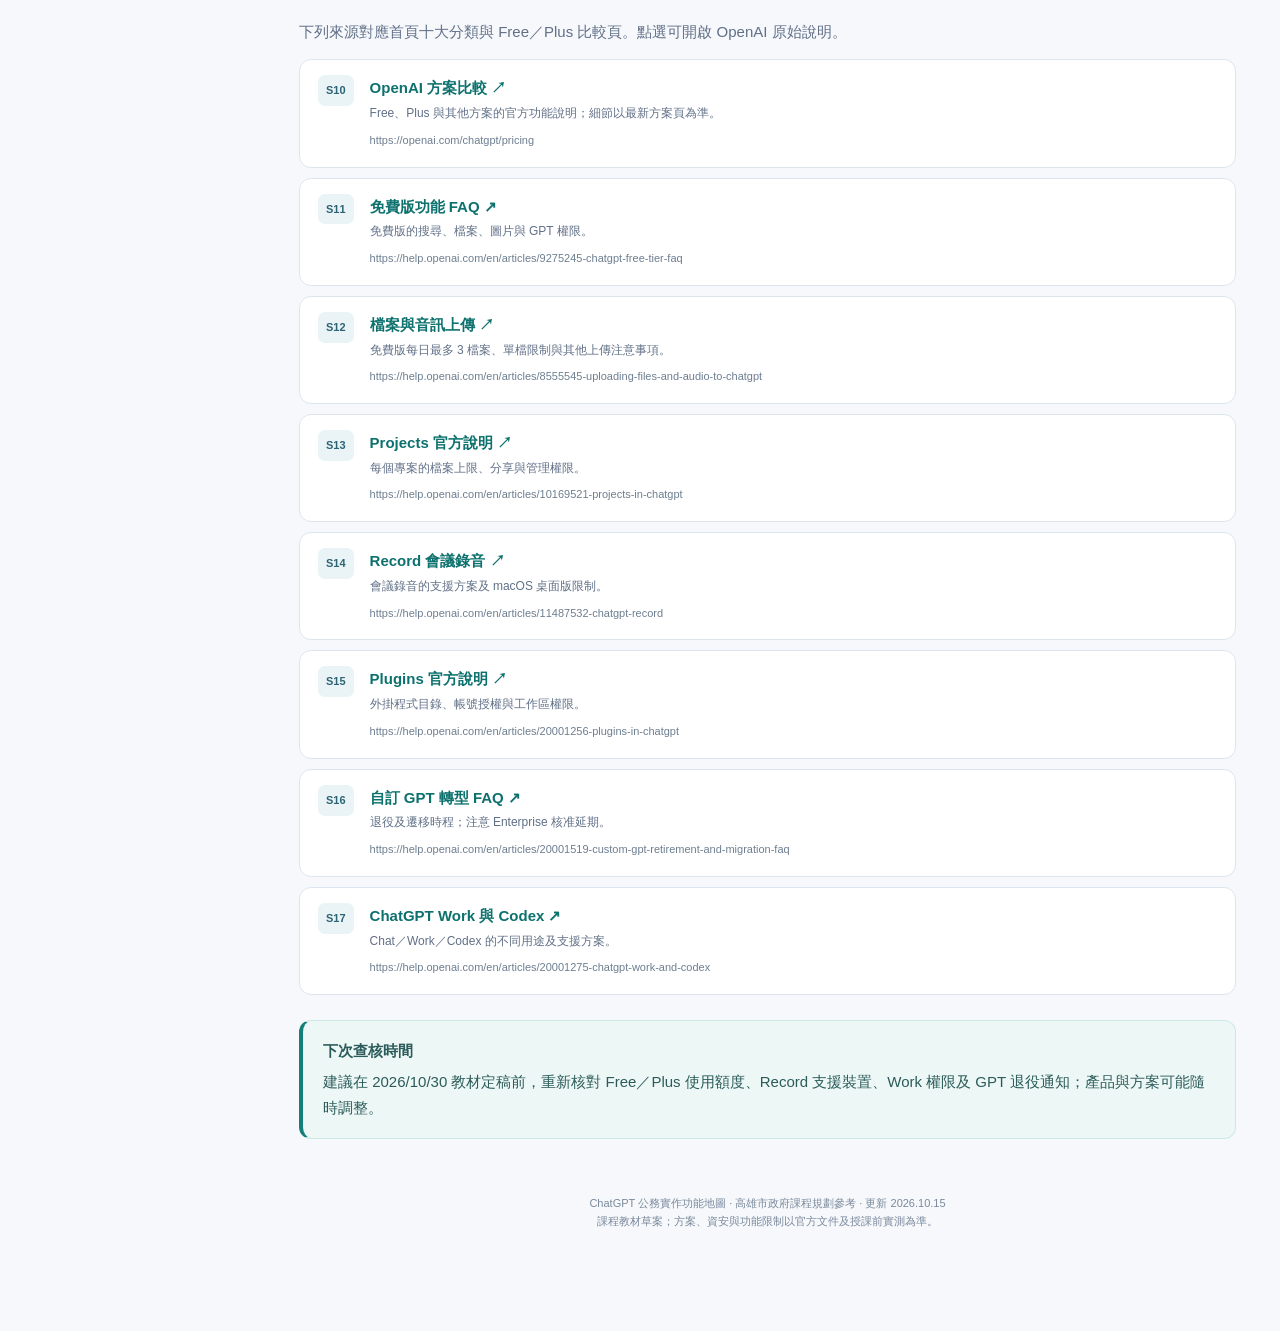
<file: pages/sources.html>
<!DOCTYPE html>

<html lang="zh-Hant"><head><meta charset="utf-8"/><meta content="width=device-width,initial-scale=1" name="viewport"/><meta content="ChatGPT 公務實作功能地圖：六大能力、功能盤點與六小時課程規劃" name="description"/><title>ChatGPT 公務實作功能地圖</title><link href="../style.css" rel="stylesheet"/></head><body data-page="sources" data-single="0"><div class="menu-overlay" id="menu-overlay"></div><div class="layout"><aside class="sidebar" id="sidebar"><div class="brand"><small>KCG · DIGITAL GOVERNANCE</small><strong>ChatGPT<br/>功能地圖</strong><span>公務實務應用教材</span></div><div class="nav-label">主選單</div><a class="nav-link" data-page="home" href="../index.html"><span class="n">⌂</span>首頁</a><div class="nav-label">六大能力</div><a class="nav-link" data-page="foundation" href="foundation.html"><span class="n">01</span>01｜對話與思考</a><a class="nav-link" data-page="research" href="research.html"><span class="n">02</span>02｜搜尋與研究</a><a class="nav-link" data-page="files" href="files.html"><span class="n">03</span>03｜文件與資料</a><a class="nav-link" data-page="multimodal" href="multimodal.html"><span class="n">04</span>04｜語音與多模態</a><a class="nav-link" data-page="knowledge" href="knowledge.html"><span class="n">05</span>05｜專案與個人化</a><a class="nav-link" data-page="automation" href="automation.html"><span class="n">06</span>06｜自動化與協作</a><div class="nav-label">課程設計</div><a class="nav-link" data-page="capabilities" href="capabilities.html"><span class="n">☷</span>11 大功能總覽</a><a class="nav-link" data-page="compare" href="compare.html"><span class="n">≡</span>功能與方案比較</a><a class="nav-link" data-page="course" href="course.html"><span class="n">▤</span>六小時課程</a><a class="nav-link" data-page="checklist" href="checklist.html"><span class="n">✓</span>開課檢核</a><a class="nav-link" data-page="sources" href="sources.html"><span class="n">↗</span>官方來源</a><div class="nav-foot">基準：2026.10.15 · 官方資訊已查核
情境：高雄智慧城市專案／KPMO</div></aside><div class="main"><header class="top"><div style="display:flex;align-items:center;gap:13px"><button aria-label="開啟導覽選單" class="hamburger" id="menu">☰</button><span class="crumb">ChatGPT 教材規劃 <b>／ <span id="crumb">首頁</span></b></span></div><div class="top-actions"><span class="date">查核：2026.10.15</span><a class="presentation-link" href="../slides.html" title="開啟 16:9 網頁簡報">▣  簡報模式</a></div></header><main class="content"><article data-pane="sources" id="sources-view"><div class="eyebrow">REFERENCES · OFFICIAL LINKS</div><h1>官方參考來源</h1><p class="lede">本次功能盤點以 OpenAI 官方說明為主；政府規範請以行政院與高雄市政府正式公告的現行版本為準。所有產品功能與權限可能變動。</p><div class="source-list"><div class="source-row"><span class="source-id">S01</span><div><strong><a href="https://help.openai.com/en/articles/9260256-chatgpt-capabilities-overview" rel="noopener noreferrer" target="_blank">ChatGPT 功能總覽 ↗</a></strong><p>主要能力、工具與使用情境</p><span class="smallnote">https://help.openai.com/en/articles/9260256-chatgpt-capabilities-overview</span></div></div><div class="source-row"><span class="source-id">S02</span><div><strong><a href="https://help.openai.com/en/articles/6825453-chatgpt-release-notes" rel="noopener noreferrer" target="_blank">ChatGPT 更新紀錄 ↗</a></strong><p>功能推出與異動，以授課前最新內容為準</p><span class="smallnote">https://help.openai.com/en/articles/6825453-chatgpt-release-notes</span></div></div><div class="source-row"><span class="source-id">S03</span><div><strong><a href="https://help.openai.com/en/articles/10169521-projects-in-chatgpt" rel="noopener noreferrer" target="_blank">Projects 官方說明 ↗</a></strong><p>專案、參考檔案、指示與分享</p><span class="smallnote">https://help.openai.com/en/articles/10169521-projects-in-chatgpt</span></div></div><div class="source-row"><span class="source-id">S04</span><div><strong><a href="https://help.openai.com/en/articles/20001256-plugins-in-chatgpt" rel="noopener noreferrer" target="_blank">Plugins 官方說明 ↗</a></strong><p>外掛功能、安裝、權限及建立方式</p><span class="smallnote">https://help.openai.com/en/articles/20001256-plugins-in-chatgpt</span></div></div><div class="source-row"><span class="source-id">S05</span><div><strong><a href="https://help.openai.com/en/articles/8554407-gpts-in-chatgpt" rel="noopener noreferrer" target="_blank">自訂 GPT 與使用限制 ↗</a></strong><p>GPT 建立權限與轉型說明</p><span class="smallnote">https://help.openai.com/en/articles/8554407-gpts-in-chatgpt</span></div></div><div class="source-row"><span class="source-id">S06</span><div><strong><a href="https://help.openai.com/en/articles/20001519-custom-gpt-retirement-and-migration-faq" rel="noopener noreferrer" target="_blank">自訂 GPT 退役／遷移 FAQ ↗</a></strong><p>退役日期、過渡方式與例外</p><span class="smallnote">https://help.openai.com/en/articles/20001519-custom-gpt-retirement-and-migration-faq</span></div></div><div class="source-row"><span class="source-id">S07</span><div><strong><a href="https://help.openai.com/en/articles/20001275-chatgpt-work-and-codex" rel="noopener noreferrer" target="_blank">ChatGPT Work 與 Codex ↗</a></strong><p>Chat、Work、Codex 定位與權限</p><span class="smallnote">https://help.openai.com/en/articles/20001275-chatgpt-work-and-codex</span></div></div><div class="source-row"><span class="source-id">S08</span><div><strong><a href="https://help.openai.com/en/articles/20001242-chatgpt-for-powerpoint" rel="noopener noreferrer" target="_blank">ChatGPT for PowerPoint ↗</a></strong><p>簡報整合與編輯方式</p><span class="smallnote">https://help.openai.com/en/articles/20001242-chatgpt-for-powerpoint</span></div></div><div class="source-row"><span class="source-id">S09</span><div><strong><a href="https://www.nstc.gov.tw/folksonomy/list/c79bf57b-dc94-4aff-8d14-3262b5559cfc" rel="noopener noreferrer" target="_blank">行政院生成式 AI 參考指引（主管機關入口） ↗</a></strong><p>使用生成式 AI 之公務資安與治理原則，請查現行公告版本</p><span class="smallnote">https://www.nstc.gov.tw/folksonomy/list/c79bf57b-dc94-4aff-8d14-3262b5559cfc</span></div></div></div><div class="hint"><strong>資料查核日期</strong>2026 年 10 月 15 日；教材預定於 10/30 再次核對動態權限與額度。</div><section class="new-section" id="source-20261015"><div class="section-kicker">2026.10.15 · VERIFIED REFERENCES</div><h2>本次更新新增的官方查核資料</h2><p class="subtle">下列來源對應首頁十大分類與 Free／Plus 比較頁。點選可開啟 OpenAI 原始說明。</p><div class="source-list"><div class="source-row"><span class="source-id">S10</span><div><strong><a href="https://openai.com/chatgpt/pricing" rel="noopener noreferrer" target="_blank">OpenAI 方案比較 ↗</a></strong><p>Free、Plus 與其他方案的官方功能說明；細節以最新方案頁為準。</p><span class="smallnote">https://openai.com/chatgpt/pricing</span></div></div><div class="source-row"><span class="source-id">S11</span><div><strong><a href="https://help.openai.com/en/articles/9275245-chatgpt-free-tier-faq" rel="noopener noreferrer" target="_blank">免費版功能 FAQ ↗</a></strong><p>免費版的搜尋、檔案、圖片與 GPT 權限。</p><span class="smallnote">https://help.openai.com/en/articles/9275245-chatgpt-free-tier-faq</span></div></div><div class="source-row"><span class="source-id">S12</span><div><strong><a href="https://help.openai.com/en/articles/8555545-uploading-files-and-audio-to-chatgpt" rel="noopener noreferrer" target="_blank">檔案與音訊上傳 ↗</a></strong><p>免費版每日最多 3 檔案、單檔限制與其他上傳注意事項。</p><span class="smallnote">https://help.openai.com/en/articles/8555545-uploading-files-and-audio-to-chatgpt</span></div></div><div class="source-row"><span class="source-id">S13</span><div><strong><a href="https://help.openai.com/en/articles/10169521-projects-in-chatgpt" rel="noopener noreferrer" target="_blank">Projects 官方說明 ↗</a></strong><p>每個專案的檔案上限、分享與管理權限。</p><span class="smallnote">https://help.openai.com/en/articles/10169521-projects-in-chatgpt</span></div></div><div class="source-row"><span class="source-id">S14</span><div><strong><a href="https://help.openai.com/en/articles/11487532-chatgpt-record" rel="noopener noreferrer" target="_blank">Record 會議錄音 ↗</a></strong><p>會議錄音的支援方案及 macOS 桌面版限制。</p><span class="smallnote">https://help.openai.com/en/articles/11487532-chatgpt-record</span></div></div><div class="source-row"><span class="source-id">S15</span><div><strong><a href="https://help.openai.com/en/articles/20001256-plugins-in-chatgpt" rel="noopener noreferrer" target="_blank">Plugins 官方說明 ↗</a></strong><p>外掛程式目錄、帳號授權與工作區權限。</p><span class="smallnote">https://help.openai.com/en/articles/20001256-plugins-in-chatgpt</span></div></div><div class="source-row"><span class="source-id">S16</span><div><strong><a href="https://help.openai.com/en/articles/20001519-custom-gpt-retirement-and-migration-faq" rel="noopener noreferrer" target="_blank">自訂 GPT 轉型 FAQ ↗</a></strong><p>退役及遷移時程；注意 Enterprise 核准延期。</p><span class="smallnote">https://help.openai.com/en/articles/20001519-custom-gpt-retirement-and-migration-faq</span></div></div><div class="source-row"><span class="source-id">S17</span><div><strong><a href="https://help.openai.com/en/articles/20001275-chatgpt-work-and-codex" rel="noopener noreferrer" target="_blank">ChatGPT Work 與 Codex ↗</a></strong><p>Chat／Work／Codex 的不同用途及支援方案。</p><span class="smallnote">https://help.openai.com/en/articles/20001275-chatgpt-work-and-codex</span></div></div></div><div class="hint"><strong>下次查核時間</strong>建議在 2026/10/30 教材定稿前，重新核對 Free／Plus 使用額度、Record 支援裝置、Work 權限及 GPT 退役通知；產品與方案可能隨時調整。</div></section></article><div class="footer">ChatGPT 公務實作功能地圖 · 高雄市政府課程規劃參考 · 更新 2026.10.15<br/>課程教材草案；方案、資安與功能限制以官方文件及授課前實測為準。</div></main></div></div><script src="../app.js"></script></body></html>
</file>
<file: style.css>
:root{--ink:#17283e;--muted:#617087;--line:#dce5ef;--bg:#f6f8fc;--white:#fff;--navy:#13283f;--teal:#147e79;--teal-light:#e5f6f2;--amber:#b0792f;--amber-light:#fff4e5;--blue:#3a62a0;--blue-light:#eaf1ff;--shadow:0 12px 40px rgba(19,40,63,.055)}
*{box-sizing:border-box}html{scroll-behavior:smooth}body{margin:0;background:var(--bg);color:var(--ink);font:15px/1.72 -apple-system,BlinkMacSystemFont,'Noto Sans TC','Microsoft JhengHei','PingFang TC',sans-serif}a{color:#0d716e;text-decoration:none}a:hover{text-decoration:underline}
.layout{display:grid;grid-template-columns:255px minmax(0,1fr);min-height:100vh}.sidebar{background:#11283f;color:#ebf5ff;padding:29px 18px;position:sticky;top:0;height:100vh;overflow-y:auto;z-index:20}.brand{padding:10px 13px 26px;border-bottom:1px solid #355066;margin-bottom:20px}.brand small{display:block;color:#a4bdd2;letter-spacing:.12em;font-size:10px;font-weight:700}.brand strong{font-size:22px;display:block;line-height:1.4;margin:6px 0}.brand span{font-size:12px;color:#bad0e2}.nav-label{color:#8db0c9;font-size:10px;margin:20px 13px 8px;text-transform:uppercase;letter-spacing:.15em;font-weight:800}.nav-link{display:flex;gap:10px;align-items:center;padding:10px 12px;border-radius:10px;color:#d2e2ee;font-size:13px;font-weight:600;margin:3px 0}.nav-link:hover,.nav-link.active{background:#244861;color:white;text-decoration:none}.nav-link.active{box-shadow:inset 3px 0 var(--mint,#69cfbd)}.nav-link .n{width:24px;height:24px;border:1px solid #5c7789;color:#bcd1e0;border-radius:7px;display:inline-flex;align-items:center;justify-content:center;font-size:10px;flex-shrink:0}.nav-foot{border-top:1px solid #355066;margin:20px 10px;padding-top:20px;color:#9fbbd1;font-size:11px}
.main{min-width:0}.top{height:66px;border-bottom:1px solid var(--line);background:rgba(255,255,255,.9);display:flex;align-items:center;justify-content:space-between;padding:0 40px;position:sticky;top:0;z-index:10;backdrop-filter:blur(12px)}.top .crumb{font-size:13px;color:var(--muted)}.top .crumb b{color:var(--ink)}.top .date{font-size:11px;color:#77879b;border:1px solid var(--line);padding:5px 10px;border-radius:100px;background:white}.content{max-width:1140px;margin:auto;padding:42px 44px 90px}.eyebrow{font-size:11px;text-transform:uppercase;letter-spacing:.19em;color:var(--teal);font-weight:800}h1{font-size:clamp(32px,4vw,49px);line-height:1.21;letter-spacing:-.035em;margin:13px 0 18px}h2{font-size:25px;line-height:1.35;margin:42px 0 17px;letter-spacing:-.025em}h3{font-size:17px;margin:0 0 7px}p{margin:10px 0 15px}.lede{font-size:17px;color:#586c80;max-width:760px;line-height:1.85}.hero{padding:40px;border:1px solid #dbe5ef;border-radius:24px;background:radial-gradient(circle at 90% -15%,#daf6f0 0,transparent 45%),linear-gradient(115deg,#fff,#f7fbff);box-shadow:var(--shadow)}.hero-home{padding:46px 46px 38px;position:relative;overflow:hidden}.hero-home:after{content:'';width:260px;height:260px;border:1px solid #b5dfd9;position:absolute;right:-90px;bottom:-165px;border-radius:50%;pointer-events:none}.pillline{display:flex;gap:8px;flex-wrap:wrap;margin-top:25px}.pill{background:white;border:1px solid #dce9f0;border-radius:100px;padding:6px 12px;font-size:12px;color:#486073}.grid-3{display:grid;grid-template-columns:repeat(3,minmax(0,1fr));gap:15px}.grid-2{display:grid;grid-template-columns:repeat(2,minmax(0,1fr));gap:16px}.card{background:#fff;border:1px solid var(--line);border-radius:16px;padding:22px;box-shadow:var(--shadow);min-width:0}.card p{color:var(--muted);font-size:13px;margin:7px 0}.card a{text-decoration:none}.card a:hover{text-decoration:underline}.feature-card .feature-no{color:var(--teal);font-weight:800;font-size:11px;letter-spacing:.1em}.feature-card h3{font-size:16px;margin:6px 0}.feature-card .go{font-size:12px;font-weight:800;color:#17766f}.metric{display:flex;justify-content:space-between;align-items:baseline;gap:10px}.metric strong{font-size:31px;color:var(--navy)}.metric span{font-size:12px;color:var(--muted)}.section-head{display:flex;justify-content:space-between;align-items:center;gap:20px;margin-bottom:16px}.subtle{color:var(--muted)}.table-scroll{overflow-x:auto;border:1px solid var(--line);border-radius:15px;background:#fff}.tbl{border-collapse:collapse;width:100%;font-size:12.5px;line-height:1.58;min-width:780px}.tbl th{text-align:left;color:#3e556c;background:#eef3f9;font-size:11px;letter-spacing:.025em;padding:15px 13px;font-weight:800}.tbl td{vertical-align:top;border-top:1px solid #e8eef4;padding:14px 13px}.tbl td:first-child{font-weight:700;color:#19354e}.tbl tbody tr:hover{background:#f9fbfe}.tag{display:inline-block;font-size:11px;font-weight:750;white-space:nowrap;padding:3px 9px;border-radius:100px;color:#176b55;background:#e4f6ef}.tag.optional{color:#446ca1;background:#e8f0fd}.tag.demo{color:#7a6d5d;background:#f0eee9}.tag.conditional{color:#986825;background:#fff0d6}.hint{background:#edf8f6;border:1px solid #cae9e1;border-left:4px solid var(--teal);padding:17px 20px;border-radius:12px;margin:25px 0;color:#2b5b5a}.hint.warning{background:#fff8eb;border-color:#f2dfbd;border-left-color:var(--amber);color:#795c38}.hint strong{display:block;margin-bottom:5px}.steps{display:grid;grid-template-columns:repeat(5,minmax(0,1fr));align-items:stretch;gap:12px}.step{position:relative;background:white;border:1px solid var(--line);border-radius:13px;padding:20px 12px;text-align:center;min-width:0}.step .round{width:35px;height:35px;display:grid;place-items:center;background:#dff4ef;border-radius:100%;font-weight:800;color:#116d69;margin:0 auto 12px}.step b{display:block;font-size:12px}.step small{display:block;color:#6f8094;margin-top:5px;font-size:11px}.step:not(:last-child):after{content:'›';font-size:24px;color:#7e9eac;position:absolute;right:-13px;top:43%;z-index:2;background:var(--bg);height:28px;line-height:23px}.barline{display:flex;height:10px;gap:4px;margin:8px 0 5px}.barline span{flex:1;background:#e6ebf0;border-radius:5px}.barline span.on{background:#229a85}.priority-list{display:grid;grid-template-columns:repeat(2,minmax(0,1fr));gap:12px}.priority-item{background:white;border:1px solid var(--line);border-radius:12px;padding:15px}.priority-item .name{display:flex;justify-content:space-between;font-size:13px;font-weight:700}.priority-item small{font-size:11px;color:var(--muted)}.statbox{background:#153b4d;color:#fff;padding:23px;border-radius:17px}.statbox strong{font-size:26px;display:block}.statbox small{color:#c3d6de}.check-list{display:grid;gap:10px}.check{display:flex;align-items:flex-start;gap:13px;background:#fff;border:1px solid var(--line);border-radius:11px;padding:13px 15px;cursor:pointer}.check input{accent-color:#188c7a;width:17px;height:17px;margin-top:4px;flex-shrink:0}.check.checked{background:#eff9f6;color:#6a8781}.check.checked span{text-decoration:line-through}.progress{background:#e4edf0;height:9px;border-radius:20px;overflow:hidden;margin:12px 0 15px}.progress>div{height:100%;width:0;background:#20a78e;transition:width .25s}.btn{display:inline-flex;align-items:center;gap:7px;padding:9px 16px;background:#1b716f;border:1px solid #1b716f;color:#fff;border-radius:10px;cursor:pointer;font:inherit;font-size:12px;font-weight:750;text-decoration:none}.btn:hover{background:#115351;text-decoration:none}.btn.outline{background:white;color:#176967;border-color:#c9dadb}.source-list{display:grid;gap:10px}.source-row{display:flex;gap:16px;align-items:start;background:white;border:1px solid var(--line);border-radius:12px;padding:15px 18px}.source-id{font-size:11px;background:#eaf3f6;color:#2c6474;padding:6px 8px;border-radius:7px;font-weight:900}.source-row strong{display:block}.source-row p{font-size:12px;margin:2px 0;color:var(--muted)}.footer{text-align:center;color:#7a899b;font-size:11px;padding:30px 0 10px}.hamburger{display:none;border:0;background:#eaf3f8;padding:8px 10px;border-radius:8px;color:#24435b;cursor:pointer;font-size:18px}.smallnote{font-size:11px;color:#6d7e90}.topic-icon{display:inline-flex;background:#e6f6f2;width:45px;height:45px;border-radius:13px;align-items:center;justify-content:center;font-size:23px;margin-bottom:12px}.breadcrumbs-back{font-size:12px;display:inline-block;margin:0 0 16px}.timeline{display:grid;gap:12px}.timeline-item{display:grid;grid-template-columns:100px 1fr;gap:18px;background:white;border:1px solid var(--line);border-radius:14px;padding:17px}.timeline-item .duration{color:#0f7f74;font-weight:800;font-size:24px}.timeline-item small{display:block;font-size:10px;color:var(--muted)}.timeline-item h3{margin:0;font-size:15px}.timeline-item p{font-size:12px;color:var(--muted);margin:5px 0 0}.menu-overlay{display:none}code{font-family:ui-monospace,Consolas,monospace;background:#eef3f8;padding:2px 4px;border-radius:4px}ol,ul{padding-left:22px}li{margin:6px 0}hr{border:0;border-top:1px solid var(--line);margin:30px 0}
@media(max-width:1050px){.grid-3{grid-template-columns:repeat(2,minmax(0,1fr))}.content{padding:30px 27px 70px}.top{padding:0 26px}.sidebar{width:220px}.layout{grid-template-columns:220px minmax(0,1fr)}}
@media(max-width:740px){.layout{display:block}.sidebar{position:fixed;transform:translateX(-100%);width:260px;transition:.2s;height:100dvh}.sidebar.open{transform:translateX(0)}.menu-overlay.open{display:block;position:fixed;inset:0;background:#061c2a8c;z-index:19}.hamburger{display:inline-flex}.top{height:57px;padding:0 16px}.top .date{display:none}.content{padding:18px 16px 65px}.hero,.hero-home{padding:28px 22px}.grid-3,.grid-2,.priority-list{grid-template-columns:1fr}.steps{grid-template-columns:1fr}.step:not(:last-child):after{content:'↓';left:48%;top:auto;bottom:-23px;right:auto;background:none}.step{margin-bottom:7px}.timeline-item{grid-template-columns:65px 1fr;gap:10px}.timeline-item .duration{font-size:18px}.tbl{min-width:710px}h1{font-size:32px}h2{font-size:23px}}
@media print{.sidebar,.top,.hamburger,.menu-overlay,.btn{display:none!important}.layout{display:block}.content{max-width:none;padding:15mm}.card,.hero{box-shadow:none;break-inside:avoid}.tbl{font-size:10px}.table-scroll{overflow:visible}body{background:white}}

/* 2026.10.15 enhancement — original visual system preserved */
.top-actions{display:flex;align-items:center;gap:10px}.presentation-link{display:inline-flex;align-items:center;justify-content:center;white-space:nowrap;background:#163c51;color:#fff!important;border:1px solid #163c51;padding:7px 15px;border-radius:999px;font-size:12px;font-weight:800;line-height:1.5}.presentation-link:hover{background:#0d716e;text-decoration:none}
.hero-actions{display:flex;gap:10px;flex-wrap:wrap;margin-top:26px}.hero-actions .btn{font-size:13px}.new-section{margin-top:42px;scroll-margin-top:95px}.section-kicker{letter-spacing:.16em;font-size:10px;font-weight:850;color:#107e73}.section-title-row{display:flex;justify-content:space-between;align-items:flex-end;gap:20px}.section-title-row h2{margin:9px 0 7px}.section-title-row p{margin:0 0 15px}.text-link{font-size:12px;font-weight:800;white-space:nowrap;margin-bottom:15px}.taxonomy-grid{display:grid;grid-template-columns:repeat(5,minmax(0,1fr));gap:12px;margin-top:20px}.taxonomy-card{display:flex;flex-direction:column;align-items:flex-start;gap:12px;padding:18px 15px;min-height:150px;position:relative;border:1px solid #dce6ee;border-radius:15px;background:#fff;color:var(--ink);box-shadow:var(--shadow);transition:transform .2s ease,box-shadow .2s ease,border-color .2s ease}.taxonomy-card:hover{text-decoration:none;transform:translateY(-3px);border-color:#a6d9d2;box-shadow:0 16px 28px rgba(10,66,67,.1)}.taxonomy-icon{width:39px;height:39px;border-radius:11px;background:#e4f4f1;color:#0e736c;display:grid;place-items:center;font-size:20px;line-height:1}.taxonomy-body{display:flex;flex-direction:column}.taxonomy-body strong{font-size:14px}.taxonomy-body small{font-size:11px;color:var(--muted);line-height:1.5}.taxonomy-arrow{position:absolute;right:13px;top:12px;color:#a4b1bf;font-size:14px}.catalogue-footnote{margin-top:12px;font-size:11px;color:#738396}.jump-links{display:flex;gap:8px;flex-wrap:wrap;margin-bottom:18px}.jump-links a{font-size:12px;color:#247a76;border:1px solid #d1e8e3;border-radius:999px;background:#f1fbf8;padding:7px 12px;font-weight:750}.filter-toolbar{display:flex;align-items:center;gap:12px;background:#eef6f7;border-radius:13px;padding:12px 15px;margin:18px 0}.filter-toolbar label{font-size:12px;font-weight:800;white-space:nowrap}.filter-toolbar input{flex:1;min-width:0;padding:9px 12px;background:white;border:1px solid #cfdfe2;border-radius:8px;font:inherit;font-size:13px}.filter-toolbar input:focus{outline:2px solid #65c8b9;outline-offset:2px}.filter-toolbar span{color:#6a7c90;white-space:nowrap;font-size:12px}.empty-results{color:#896b32;background:#fff9e9;padding:12px 16px;border-radius:10px}.plan-spotlight{display:grid;grid-template-columns:repeat(2,minmax(0,1fr));gap:13px;margin:18px 0}.plan-mini{padding:21px 23px;border:1px solid #dbe5ee;border-radius:16px;background:#fff}.plan-mini-plus{background:linear-gradient(135deg,#123b4d,#155d61);color:#fff}.plan-mini .plan-headline{display:inline-block;margin-bottom:8px;color:#0b7468;font-size:12px;font-weight:850;letter-spacing:.07em}.plan-mini-plus .plan-headline{color:#a9efe1}.plan-mini strong{font-size:19px;display:block}.plan-mini p{font-size:12px;margin:8px 0 0;color:#738396}.plan-mini-plus p{color:#d3e6e9}.plan-table{min-width:890px}.plan-table td:nth-child(2),.plan-table td:nth-child(3){min-width:168px}.plan-table td:last-child{font-size:11.5px;color:#5d7084;min-width:240px}.plan-value{font-weight:750;color:#45637c}.plan-value.plus{color:#13726e}.plan-tier-row{display:grid;grid-template-columns:repeat(4,minmax(0,1fr));gap:12px;margin:15px 0}.plan-tier-row>div{padding:16px;border-radius:14px;background:#fff;border:1px solid var(--line)}.plan-tier-row b{display:block;font-size:15px}.plan-tier-row small{font-size:11px;color:var(--muted);line-height:1.6;display:block;margin-top:7px}.plan-secondary-title{margin:30px 0 9px}.taxonomy-table{min-width:770px}
@media (max-width:1280px){.taxonomy-grid{grid-template-columns:repeat(3,minmax(0,1fr))}}
@media (max-width:890px){.taxonomy-grid{grid-template-columns:repeat(2,minmax(0,1fr))}.plan-tier-row{grid-template-columns:repeat(2,minmax(0,1fr))}.top-actions .date{display:none}}
@media (max-width:550px){.taxonomy-grid{grid-template-columns:repeat(2,minmax(0,1fr));gap:8px}.taxonomy-card{padding:12px;min-height:130px}.taxonomy-body strong{font-size:12px}.section-title-row{align-items:flex-start;flex-direction:column;gap:0}.filter-toolbar{flex-wrap:wrap}.filter-toolbar input{flex-basis:100%;order:3}.plan-spotlight{grid-template-columns:1fr}.plan-tier-row{grid-template-columns:1fr 1fr}.presentation-link{font-size:11px;padding:7px 10px}.hero-actions{flex-direction:column;align-items:flex-start}}


/* 2026.10.15 — progressive motion enhancements: website */
.reading-progress{position:fixed;inset:0 0 auto 0;height:3px;z-index:60;pointer-events:none;background:transparent;overflow:hidden}
.reading-progress__bar{width:100%;height:100%;transform:scaleX(0);transform-origin:left center;background:linear-gradient(90deg,#0d7973,#39c7ad);will-change:transform;box-shadow:0 0 9px rgba(17,169,148,.25)}
.motion-enabled [data-scroll-reveal]{opacity:0;transform:translate3d(0,20px,0);transition:opacity 620ms cubic-bezier(.2,.7,.25,1),transform 620ms cubic-bezier(.2,.7,.25,1);transition-delay:var(--reveal-delay,0ms)}
.motion-enabled [data-scroll-reveal].is-revealed{opacity:1;transform:translate3d(0,0,0)}
.motion-enabled [data-scroll-reveal]:focus-within{opacity:1;transform:translate3d(0,0,0)}
.hero-home{isolation:isolate}
.hero-home:before{content:'';position:absolute;pointer-events:none;z-index:-1;top:-120px;right:-115px;width:440px;height:440px;border-radius:50%;background:radial-gradient(circle at 45% 42%,rgba(58,201,174,.2) 0%,rgba(95,178,202,.10) 36%,transparent 69%);transform:translate3d(0,var(--parallax-shift,0px),0);will-change:transform}
.hero-home:after{transform:translate3d(0,calc(var(--parallax-shift,0px) * .58),0)}
.compare-sticky-guide{position:sticky;top:66px;z-index:9;display:flex;justify-content:space-between;align-items:center;gap:10px;padding:10px 15px;margin:17px 0 10px;background:rgba(238,250,247,.97);border:1px solid #cce5de;box-shadow:0 5px 18px rgba(12,62,61,.07);border-radius:11px;backdrop-filter:blur(12px);color:#245f5f;font-size:12px;font-weight:750}
.compare-sticky-guide__title{font-weight:850;white-space:nowrap}
.compare-sticky-guide__labels{display:flex;justify-content:flex-end;gap:7px;flex-wrap:wrap}
.compare-sticky-guide__labels span{display:inline-block;padding:3px 10px;border:1px solid #c5e8dc;border-radius:999px;background:white;font-size:11px}
.compare-sticky-guide__labels span:last-child{background:#145b60;color:white;border-color:#145b60}
@media(max-width:740px){.compare-sticky-guide{top:57px;padding:9px 11px;font-size:11px}.hero-home:before{width:300px;height:300px;right:-95px;top:-50px}}
@media(max-width:420px){.compare-sticky-guide__labels{gap:4px}.compare-sticky-guide__labels span{padding:2px 7px}}
@media print{.reading-progress,.compare-sticky-guide{display:none!important}.motion-enabled [data-scroll-reveal]{opacity:1!important;transform:none!important;transition:none!important}.hero-home:before,.hero-home:after{transform:none!important}}
@media(prefers-reduced-motion:reduce){html{scroll-behavior:auto!important}.motion-enabled [data-scroll-reveal]{opacity:1!important;transform:none!important;transition:none!important}.hero-home:before,.hero-home:after{transform:none!important;will-change:auto!important}.reading-progress__bar{transition:none!important}}

/* Home: six modules first. Ten-category reference lives on a separate page. */
.feature-index-link{display:flex;align-items:center;justify-content:space-between;gap:20px;padding:20px 22px;margin:22px 0 36px;border:1px solid #cfe4e2;border-radius:16px;background:linear-gradient(110deg,#effaf8 0%,#fff 75%)}
.feature-index-link__copy{min-width:0}
.feature-index-link__eyebrow{display:block;color:#087b75;font-weight:800;font-size:12px;letter-spacing:.03em}
.feature-index-link p{margin:6px 0 0;font-size:13px;color:#52697e;line-height:1.6}
.feature-index-link .btn{flex:none;white-space:nowrap;text-decoration:none}
#capabilities-view .new-section{margin-top:20px}
#capabilities-view .taxonomy-table th,#capabilities-view .taxonomy-table td{vertical-align:middle}
@media(max-width:700px){.feature-index-link{flex-direction:column;align-items:flex-start;padding:17px;gap:12px}.feature-index-link .btn{width:100%;text-align:center}}
</file>
<file: slides.css>
:root{--navy:#102c3e;--teal:#12786d;--mint:#d4f6eb;--ink:#173348;--muted:#668090;--line:#dce8e8;--gold:#ddac5a}*{box-sizing:border-box}html{color-scheme:light}body{margin:0;min-height:100vh;background:#e8eef0;color:var(--ink);font-family:-apple-system,BlinkMacSystemFont,'Noto Sans TC','Microsoft JhengHei','PingFang TC',sans-serif;display:flex;flex-direction:column;overflow-x:hidden}button,a{font:inherit}.deck-toolbar{min-height:70px;display:flex;align-items:center;justify-content:space-between;padding:9px clamp(20px,3vw,48px);gap:15px}.deck-identity{display:flex;align-items:center;gap:11px}.identity-icon{width:35px;height:35px;background:#133949;color:#d1f4ec;border-radius:9px;display:grid;place-items:center;font-size:20px}.deck-identity strong,.deck-identity small{display:block}.deck-identity strong{font-size:13px;line-height:1.4}.deck-identity small{font-size:11px;color:#6c8190}.toolbar-actions{display:flex;gap:8px;align-items:center}.tool-btn{border:1px solid #cfdddf;background:#fff;color:#275667;border-radius:9px;padding:8px 13px;white-space:nowrap;cursor:pointer;font-size:12px;text-decoration:none}.tool-btn:hover{background:#e2f7f2;text-decoration:none}.tool-btn:focus-visible, .deck-nav button:focus-visible{outline:3px solid #69d6c4;outline-offset:2px}.deck-wrap{display:flex;align-items:center;justify-content:center;flex:1;flex-direction:column;padding:10px 20px 6px;min-height:0;gap:12px}.deck-stage{width:min(calc((100vh - 175px) * 16 / 9), calc(100vw - 60px), 1500px);aspect-ratio:16/9;flex-shrink:0;position:relative;border-radius:14px;box-shadow:0 18px 65px rgba(21,56,66,.2);background:white;overflow:hidden}.slide[hidden]{display:none!important}.slide{position:absolute;inset:0;padding:3.15% 4.2% 2.8%;display:flex;flex-direction:column;overflow:hidden;background:#fff url('data:image/svg+xml,%3Csvg xmlns="http://www.w3.org/2000/svg" width="360" height="360" viewBox="0 0 360 360"%3E%3Cpath d="M360 0v360H0" fill="none" stroke="%23e6f1ef" stroke-width="1"/%3E%3C/svg%3E') right top / 300px 300px no-repeat}.slide:before{content:'';position:absolute;inset:0 auto 0 0;width:7px;background:#138b7d}.slide.dark{background:radial-gradient(circle at 93% 12%,#206275 0%,transparent 39%),linear-gradient(125deg,#10283b,#0e3e4b 87%);color:#f6fffe}.slide.dark:before{background:#59dac6}.slide-top,.slide-bottom{display:flex;align-items:center;justify-content:space-between;z-index:1;flex-shrink:0}.slide-top{font-weight:800;font-size:clamp(7px,.82vw,11px);letter-spacing:.13em;color:#49757f;line-height:1.3}.slide.dark .slide-top{color:#b9e9e6}.brand-dot{color:#14b9a1;font-size:.7em;padding:0 5px}.slide-chapter{opacity:.75}.slide-bottom{font-size:clamp(7px,.7vw,10px);color:#78929c;border-top:1px solid #e4eeed;padding-top:1.1%;margin-top:auto}.slide.dark .slide-bottom{color:#b0d4d7;border-color:#34707a}.slide-index{font-weight:800;letter-spacing:.1em}.slide-body{display:flex;flex-direction:column;flex:1;min-height:0;position:relative;justify-content:flex-start;padding-top:2.4%;z-index:1}.slide-kicker{font-size:clamp(7px,.8vw,11px);color:#0a8778;letter-spacing:.15em;font-weight:850}.slide.dark .slide-kicker{color:#80eadc}.slide h1{font-size:clamp(22px,3.55vw,54px);letter-spacing:-.043em;line-height:1.17;margin:1.0% 0 2.6%;font-weight:830}.slide h1 em{font-style:normal;color:#128477}.slide.dark h1 em{color:#80e7d5}.slide-subtitle{font-size:1.8vw}.cover-hero{margin-top:2.6%;display:flex;flex-direction:column;gap:26px}.cover-caption{font-size:clamp(14px,1.7vw,23px);color:#c5e7e2;letter-spacing:.03em}.cover-meta{display:flex;flex-wrap:wrap;gap:11px}.cover-meta span{font-size:clamp(9px,1.1vw,15px);border:1px solid #3e777b;border-radius:999px;padding:8px 16px;color:#ddf3ef;background:rgba(255,255,255,.05)}.split-flow{display:grid;grid-template-columns:1fr auto 1fr;gap:3.5%;align-items:center;margin-top:2%;height:59%}.split-panel{height:100%;border:1px solid #d5e6e7;border-radius:17px;background:#f7fbfa;padding:5%;display:flex;flex-direction:column;justify-content:center}.split-panel.accent{background:#103c4b;color:white;border-color:#103c4b}.split-panel small{font-size:clamp(10px,1vw,15px);color:#65909a;font-weight:800}.split-panel.accent small{color:#86cfc4}.split-panel strong{font-size:clamp(50px,7vw,110px);line-height:1.1;letter-spacing:-.08em}.split-panel b{font-size:clamp(16px,2vw,32px)}.split-panel p{font-size:clamp(10px,1.1vw,15px);margin:10px 0 0;line-height:1.55;color:#557382}.split-panel.accent p{color:#c2e0df}.flow-connector{font-size:clamp(20px,3.2vw,45px);color:#259f8e}.keyline{display:flex;align-items:center;gap:20px;font-size:clamp(11px,1.1vw,16px);padding:2% 0}.keyline b{color:#13877b}.ten-grid{display:grid;grid-template-columns:repeat(4,minmax(0,1fr));grid-template-rows:repeat(3,minmax(0,1fr));gap:1.2%;margin-top:.5%;height:72%;}.ten-card{display:flex;flex-direction:column;align-items:flex-start;justify-content:center;background:#f4faf8;border:1px solid #e2eeeb;border-radius:13px;padding:5% 7%;min-height:0}.ten-card span{background:#e0f2ed;color:#11786e;width:clamp(30px,3.6vw,54px);height:clamp(30px,3.6vw,54px);display:grid;place-items:center;border-radius:10px;font-size:clamp(15px,2vw,28px);margin-bottom:4%}.ten-card b{font-size:clamp(9px,1.1vw,17px);line-height:1.2}.ten-card small{font-size:clamp(7px,.8vw,12px);color:#6e8890;margin-top:2%}.slide-callout{background:#e9f6f3;color:#316b6b;padding:1.15% 2%;border-radius:9px;margin-top:2%;font-size:clamp(10px,1vw,14px);font-weight:700}.slide-callout.warning{background:#fff4e4;color:#966b26}.pipeline{display:flex;align-items:center;gap:1%;margin:4% 0 3%;height:40%}.pipeline>div{flex:1;background:#f0f8f6;border:1px solid #deeeeb;border-radius:13px;height:100%;display:flex;flex-direction:column;justify-content:center;align-items:center;text-align:center;min-width:0}.pipeline .human{background:#164e59;color:white;border-color:#164e59}.pipeline>i{font-style:normal;color:#10947c;font-size:clamp(12px,1.8vw,25px)}.pipeline span{color:#148577;font-size:clamp(11px,1vw,15px);font-weight:900}.pipeline b{font-size:clamp(12px,1.5vw,21px);margin:6% 0}.pipeline small{font-size:clamp(8px,.8vw,13px);color:#6a8390}.pipeline .human span{color:#82e1d0}.pipeline .human small{color:#d1f1e9}.case-banner{display:flex;flex-direction:column;justify-content:center;border-radius:13px;background:#123e4d;color:#fff;padding:2.2% 3%;margin-top:1%;min-height:16%}.case-banner span{font-size:clamp(8px,.85vw,12px);color:#a3e4d8;font-weight:800}.case-banner strong{font-size:clamp(14px,1.6vw,23px)}.case-banner p{margin:3px 0 0;font-size:clamp(9px,1.0vw,14px);color:#c4e1e0}.big-cards{display:grid;grid-template-columns:repeat(3,1fr);gap:2%;height:62%;margin-top:2%}.big-card{display:flex;flex-direction:column;justify-content:center;align-items:flex-start;background:#f3f9f7;border:1px solid #dceae7;border-radius:17px;padding:7%}.big-icon{font-size:clamp(29px,4vw,57px);font-weight:500;color:#0f8e7f;margin-bottom:7%}.big-card b{font-size:clamp(14px,1.9vw,27px)}.big-card p{font-size:clamp(10px,1.1vw,16px);color:#688390;line-height:1.7}.three-compare{display:grid;grid-template-columns:repeat(3,1fr);gap:2%;margin-top:2%;height:56%}.three-compare>div{background:#f5faf8;border:1px solid #deece9;border-radius:16px;padding:9% 7%;display:flex;flex-direction:column;justify-content:center}.three-compare span{color:#138d80;font-size:clamp(12px,1.35vw,19px);font-weight:900}.three-compare b{font-size:clamp(15px,2vw,29px);margin-top:8%}.three-compare p{font-size:clamp(11px,1.2vw,18px);margin:5% 0;color:#527481}.three-compare small{font-size:clamp(9px,1.05vw,14px);line-height:1.55;color:#778d92}.duo-plans{display:grid;grid-template-columns:repeat(2,1fr);gap:2%;height:64%;margin:1% 0}.duo-plan{border-radius:16px;background:#f2f9f6;border:1px solid #e1ebe8;padding:5% 6%;display:flex;flex-direction:column}.duo-plan.highlight{background:#164b57;color:white;border-color:#164b57}.duo-plan .tagline{color:#148779;font-weight:900;letter-spacing:.12em;font-size:clamp(11px,1.1vw,16px)}.duo-plan.highlight .tagline{color:#8ee9d6}.duo-plan h2{font-size:clamp(14px,1.75vw,24px);margin:3% 0 5%}.duo-plan ul{padding-left:1.3em;margin:0;display:flex;flex-direction:column;gap:8%;font-size:clamp(10px,1.15vw,17px);line-height:1.55}.small-print{font-size:clamp(9px,.9vw,12px);color:#738e93;margin-top:1.6%}.tier-grid{display:grid;grid-template-columns:repeat(4,1fr);gap:1.5%;margin-top:3%;height:55%}.tier-grid>div{padding:9% 7%;background:#f4faf7;border:1px solid #e0eae6;border-radius:15px;display:flex;flex-direction:column;justify-content:center}.tier-grid span{color:#0e9483;font-weight:900;font-size:clamp(15px,1.75vw,26px)}.tier-grid b{margin-top:11%;font-size:clamp(12px,1.3vw,20px)}.tier-grid p{font-size:clamp(10px,1.1vw,16px);color:#607d8b;line-height:1.55}.bottom-note{padding:2%;border-left:4px solid #1aa08c;background:#e9f8f2;margin-top:3%;font-size:clamp(11px,1.2vw,18px)}.alert-list{display:grid;gap:3%;margin-top:1%;height:61%}.alert-list>div{display:flex;align-items:center;gap:3%;padding:2.5% 3%;border:1px solid #e1eae9;background:#f7fbfa;border-radius:14px}.alert-list span{font-weight:900;color:#12887b;font-size:clamp(18px,2.3vw,32px)}.alert-list p{margin:0}.alert-list b{display:block;font-size:clamp(12px,1.45vw,22px)}.alert-list small{display:block;margin-top:4px;color:#647f8d;font-size:clamp(9px,1.05vw,16px)}.teaching-blocks{display:grid;grid-template-columns:repeat(4,1fr);gap:1.6%;height:51%;margin:3% 0 3%}.teaching-blocks>div{background:#f3f9f7;border:1px solid #e0ebe8;border-radius:16px;display:flex;flex-direction:column;align-items:flex-start;justify-content:center;padding:9%}.teaching-blocks strong{color:#138778;font-size:clamp(25px,3.3vw,48px);letter-spacing:-.06em}.teaching-blocks b{font-size:clamp(12px,1.5vw,22px);margin:6% 0}.teaching-blocks small{font-size:clamp(9px,1vw,14px);color:#647e89}.final-grid{display:grid;grid-template-columns:repeat(4,1fr);gap:1.7%;height:49%;margin-top:4%}.final-grid>div{border:1px solid #457985;background:#174a58;border-radius:15px;padding:7%;display:flex;flex-direction:column;justify-content:center}.final-grid span{color:#8ef1d8;font-size:clamp(21px,3.7vw,49px)}.final-grid b{font-size:clamp(16px,2vw,29px);margin:6% 0}.final-grid small{font-size:clamp(9px,1vw,14px);color:#bedde1}.closing{font-size:clamp(16px,2vw,28px);color:#9cf2d8;margin-top:5%;font-weight:850}.reference-grid{display:grid;grid-template-columns:repeat(2,1fr);grid-template-rows:repeat(4,1fr);gap:2%;height:65%;margin-top:1%}.reference-grid a{display:flex;justify-content:space-between;align-items:center;border-radius:12px;padding:5% 7%;font-weight:800;font-size:clamp(11px,1.2vw,17px);color:#1b5561;text-decoration:none;background:#f1f8f6;border:1px solid #dceae7}.reference-grid a:hover{background:#def6ed}.reference-grid span{color:#139985;font-size:1.4em}.notes-panel{width:min(calc((100vh - 175px) * 16 / 9), calc(100vw - 60px),1500px);border:1px solid #d5e4e4;border-radius:12px;background:white;padding:15px 19px;font-size:12px;line-height:1.7;color:#466574;max-height:17vh;overflow:auto}.notes-panel strong{display:block;color:#0e766a}.notes-panel p{margin:5px 0 0}.deck-controls{padding:12px clamp(20px,3vw,48px);min-height:75px;display:flex;gap:24px;align-items:center;justify-content:space-between}.deck-help{color:#688392;font-size:11px;flex-shrink:0}.deck-progress{background:#cadcdd;height:4px;border-radius:9px;overflow:hidden;flex:1;max-width:380px}.deck-progress>div{background:#168c80;height:100%;width:8%;transition:width .2s}.deck-nav{display:flex;align-items:center;gap:14px}.deck-nav button{border:1px solid #c7d9d9;background:white;border-radius:9px;width:36px;height:36px;font-size:17px;cursor:pointer}.deck-nav button:disabled{opacity:.35;cursor:default}.deck-nav span{font-size:12px;color:#436575;min-width:52px;text-align:center;font-weight:800;white-space:nowrap}
@media (max-width:680px){.deck-toolbar{min-height:59px}.deck-help{display:none}.deck-controls{min-height:62px}.deck-progress{max-width:none}.tool-btn{font-size:10px;padding:7px 9px}.deck-identity small{display:none}.deck-identity strong{font-size:12px}.deck-wrap{padding:5px 7px}.deck-stage{width:calc(100vw - 14px)}.notes-panel{width:calc(100vw - 14px)}.cover-meta span{padding:3px 7px}.ten-card{border-radius:5px}.ten-card span{margin-bottom:5%}.slide-callout{margin-top:1%}.deck-nav{gap:5px}}
@media (max-height:560px) and (min-width:700px){.deck-toolbar{min-height:48px;padding-block:5px}.deck-controls{min-height:50px;padding-block:5px}.deck-stage{width:min(calc((100vh - 120px) * 16 / 9), calc(100vw - 60px), 1500px)}}
@media print{body{background:white;display:block}.deck-toolbar,.deck-controls,.notes-panel{display:none!important}.deck-wrap{display:block;padding:0}.deck-stage{width:100%;height:auto;aspect-ratio:auto;box-shadow:none;border-radius:0;overflow:visible}.slide,.slide[hidden]{display:flex!important;position:relative;width:100%;height:100vh;aspect-ratio:16/9;page-break-after:always;break-after:page}.slide{print-color-adjust:exact;-webkit-print-color-adjust:exact}@page{size:landscape;margin:0}}

/* 2026.10.15 — smooth, presenter-safe slide changes */
.slide{backface-visibility:hidden;transform-origin:center center}
@media(prefers-reduced-motion:reduce){.slide,.deck-progress>div{animation:none!important;transition:none!important;scroll-behavior:auto!important}}
</file>
